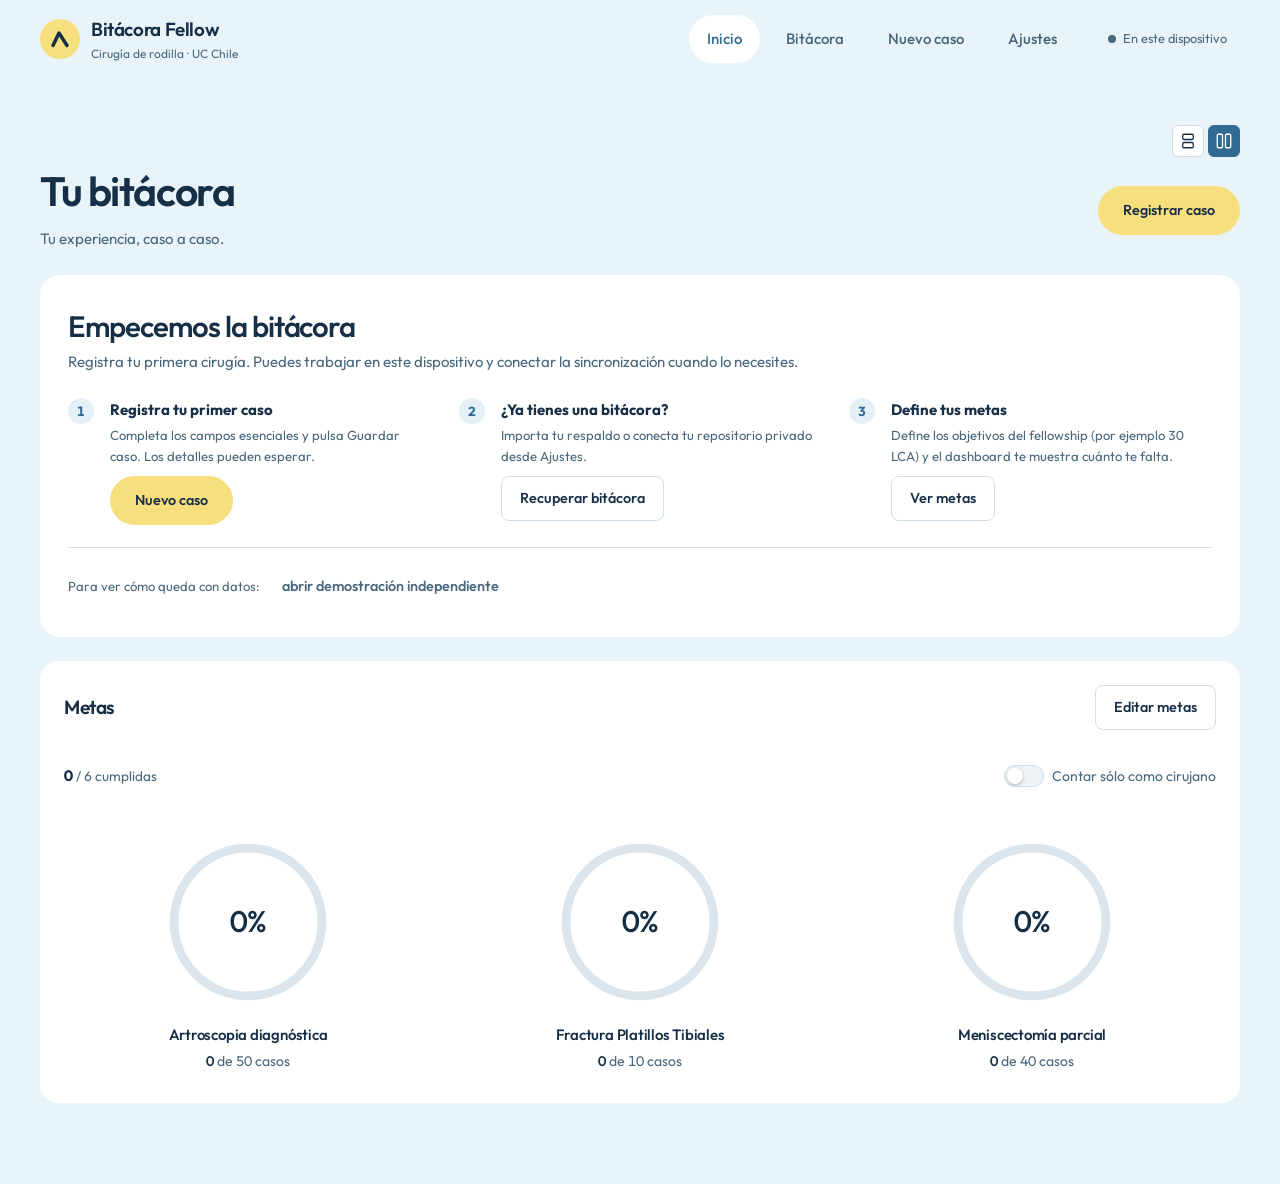
<file: index.html>
<!DOCTYPE html>
<html lang="es" data-theme="light">
<head>
<meta charset="utf-8"><meta name="viewport" content="width=device-width, initial-scale=1"><meta name="robots" content="noindex, nofollow">
<meta name="description" content="Bitácora personal de cirugía de rodilla: registro de casos y progreso del fellowship.">
<meta name="theme-color" content="#e8f4fa">
<title>Bitácora Fellow · Cirugía de Rodilla</title>
<link rel="icon" href="data:image/svg+xml,%3Csvg xmlns='http://www.w3.org/2000/svg' viewBox='0 0 64 64'%3E%3Crect width='64' height='64' rx='14' fill='%230e7490'/%3E%3Cpath d='M18 45 L30 20 L46 45' stroke='%23fff' stroke-width='7' stroke-linecap='round' fill='none'/%3E%3C/svg%3E">
<link rel="stylesheet" href="assets/css/styles.css?v=46">
<link rel="stylesheet" href="assets/css/daybook.css?v=46">
<link rel="stylesheet" href="assets/css/home.css?v=46">
</head>
<body>
<a class="skip-link" href="#contenido">Saltar al contenido</a>
<header class="topbar">
<div class="brand"><span class="brand-mark" aria-hidden="true"><svg viewBox="0 0 64 64"><path d="M18 45 L30 20 L46 45" fill="none" stroke="currentColor" stroke-width="7" stroke-linecap="round" stroke-linejoin="round"/></svg></span><div class="brand-text"><h1>Bitácora Fellow</h1><p>Cirugía de rodilla · UC Chile</p></div></div>
<nav class="tabs" id="mainNav" aria-label="Secciones"><button class="tab" type="button" data-view="dashboard">Inicio</button><button class="tab" type="button" data-view="bitacora">Bitácora</button><button class="tab" type="button" data-view="nuevo">Nuevo caso</button><button class="tab" type="button" data-view="ajustes">Ajustes</button></nav>
<button class="sync-chip" id="syncStatus" type="button" title="Estado de guardado"><span class="dot" id="syncDot"></span><span id="syncText">En este dispositivo</span></button>
</header>
<main id="contenido" tabindex="-1">
<aside class="storage-warning" id="storageWarning" role="alert" hidden><strong>No se pudo guardar en este dispositivo.</strong> Conserva esta pestaña abierta y exporta un respaldo antes de salir. <button class="btn btn-sm" id="btnEmergencyBackup" type="button">Exportar respaldo</button></aside>
<section class="view" id="view-dashboard" hidden>
<div class="dashboard-layout-control" role="group" aria-label="Distribución del inicio">
<button class="layout-choice" type="button" data-dashboard-layout="single" aria-label="Una columna" aria-pressed="false" title="Una columna"><svg viewBox="0 0 24 24" aria-hidden="true"><rect x="5" y="3" width="14" height="7" rx="1.5"/><rect x="5" y="14" width="14" height="7" rx="1.5"/></svg></button>
<button class="layout-choice" type="button" data-dashboard-layout="split" aria-label="Dos columnas" aria-pressed="true" title="Dos columnas"><svg viewBox="0 0 24 24" aria-hidden="true"><rect x="3" y="3" width="7" height="18" rx="1.5"/><rect x="14" y="3" width="7" height="18" rx="1.5"/></svg></button>
</div>
<div class="view-head"><div><h2>Tu bitácora</h2><p class="home-subtitle">Tu experiencia, caso a caso.</p></div><button class="btn btn-primary" type="button" data-new-case>Registrar caso</button></div>
<div id="gettingStarted" hidden></div>
<div class="personal-summary" id="personalSummary"></div>
<div class="daybook-layout" id="daybookOverview"><aside class="daybook-goals"><section id="homeGoalFocus" aria-label="Meta destacada" hidden></section><figure class="card chart progress-card" id="cardProgreso">
<div class="section-heading"><figcaption>Metas</figcaption><button class="btn btn-sm" type="button" id="btnEditGoals" aria-expanded="false" aria-controls="goalsEditor">Editar metas</button></div>

<div class="goals-head"><p class="goals-summary" id="goalsSummary"></p><label class="switch switch-line"><input type="checkbox" id="goalMode"><i aria-hidden="true"></i><em>Contar sólo como cirujano</em></label></div>
<div class="goals" id="progressList"></div><div id="goalsEditor" hidden><div class="goals-add"><select id="goalProc" aria-label="Procedimiento de la nueva meta"></select><input type="number" id="goalMeta" min="1" max="999" placeholder="Meta" aria-label="Cantidad objetivo"><button class="btn btn-sm" id="btnAddGoal" type="button">Agregar meta</button></div><div class="goal-group-editor"><h3>Combinar procedimientos en una meta</h3><label class="field"><span>Meta que quieres agrupar</span><select id="goalGroupTarget"></select></label><label class="field"><span>Buscar procedimientos para incluir</span><input type="search" id="goalGroupSearch" placeholder="PTR, LCA, menisco…"></label><div class="chips goal-group-options" id="goalGroupOptions" aria-label="Procedimientos incluidos en la meta"></div><div class="actions-row"><button class="btn btn-sm" type="button" id="btnSaveGoalGroup">Guardar combinación</button><button class="btn btn-sm" type="button" id="btnGroupPtr">Agrupar PTR convencional y robótica</button></div></div></div>
</figure>
</aside><div class="daybook-activity"><section class="card practice-panel" aria-labelledby="practiceTitle"><div class="section-heading"><h3 id="practiceTitle">Procedimientos principales</h3><button class="btn btn-ghost btn-sm" id="practiceAll" type="button">Ver todos los casos</button></div><div class="practice-controls"><div class="home-period-control"><span id="homePeriodLabel">Período</span><select id="practicePeriod" class="sr-only" tabindex="-1" aria-hidden="true"><option value="30">Últimos 30 días</option><option value="90">Últimos 90 días</option><option value="year">Este año</option><option value="all">Todo el historial</option></select><div class="home-period-buttons" id="practicePeriodButtons" role="group" aria-labelledby="homePeriodLabel"><button type="button" data-home-period="30" aria-pressed="true">30 días</button><button type="button" data-home-period="90" aria-pressed="false">90 días</button><button type="button" data-home-period="year" aria-pressed="false">Este año</button><button type="button" data-home-period="all" aria-pressed="false">Historial</button></div></div></div><p class="practice-context muted small" id="practiceContext" role="status"></p><div class="practice-tiles" id="practiceTiles"></div><button class="btn btn-ghost practice-more" id="practiceMore" type="button" aria-expanded="false" aria-controls="practiceTiles" hidden></button></section><figure class="card chart"><figcaption>Casos por mes <span class="muted small" id="capPorMes"></span></figcaption><div class="chart-body" id="chartPorMes"></div></figure></div></div><details class="advanced-analysis"><summary>Más indicadores y análisis</summary><div id="dashboardData">
<div class="section-heading"><h3>Resumen del período</h3><button class="btn btn-ghost btn-sm" id="btnClearFilters" type="button" hidden>Limpiar filtros</button></div>
<details class="filter-panel" id="filterPanel"><summary>Filtrar casos <span id="filterSummary" class="muted">Todos los registros</span></summary><form class="filters" id="filterForm">
<label class="field"><span>Desde</span><input type="date" name="desde"></label><label class="field"><span>Hasta</span><input type="date" name="hasta"></label><label class="field"><span>Rol</span><select name="rol"><option value="">Todos</option></select></label><label class="field"><span>Procedimiento</span><select name="procedimiento"><option value="">Todos</option></select></label><label class="field"><span>Lateralidad</span><select name="lateralidad"><option value="">Todas</option></select></label><label class="field"><span>Abordaje</span><select name="abordaje"><option value="">Todos</option></select></label><label class="field field-grow"><span>Buscar</span><input type="search" name="q" placeholder="Diagnóstico, procedimiento, etiqueta…"></label>
</form></details>
<p class="empty card" id="dashEmpty" hidden>No hay casos para estos filtros. <button type="button" class="btn btn-sm" id="btnResetFilters">Ver todos los casos</button></p><div class="kpis" id="kpis"></div>
</div>
<div class="charts" id="chartsGrid">

<figure class="card chart"><figcaption>Casos como cirujano · acumulado</figcaption><div class="chart-body" id="chartCirujano"></div></figure>
<figure class="card chart"><figcaption>Procedimientos más frecuentes</figcaption><p class="muted small">Incluye procedimientos principales y asociados.</p><div class="chart-body" id="chartProc"></div></figure>
<figure class="card chart"><figcaption>Participación por rol</figcaption><div class="chart-body" id="chartRol"></div></figure>
<figure class="card chart"><figcaption>Lateralidad</figcaption><div class="chart-body" id="chartLateralidad"></div></figure>
<figure class="card chart"><figcaption>Abordajes utilizados</figcaption><div class="chart-body" id="chartAbordaje"></div></figure>
</div>
</details>
</section>
<section class="view" id="view-bitacora" hidden>
<div class="view-head"><div><h2>Bitácora</h2><p class="muted" id="tableCount"></p></div><button class="btn btn-primary" type="button" id="btnNewFromList">Registrar caso</button></div>
<div class="practice-scope" id="listScope" hidden><span id="listScopeText"></span><button class="btn btn-ghost btn-sm" id="btnClearScope" type="button">Ver todos los casos</button></div>
<div class="list-toolbar"><label class="field"><span>Buscar casos</span><input type="search" id="tableSearch" placeholder="Código, diagnóstico, procedimiento…"></label><label class="field"><span>Ordenar por</span><select id="tableSort"><option value="fecha-desc">Más recientes</option><option value="fecha-asc">Más antiguos</option><option value="duracion-desc">Mayor duración</option><option value="proc-asc">Procedimiento A–Z</option></select></label><button class="btn" id="btnExportList" type="button">Exportar resultados</button></div>
<div class="card table-wrap" id="tableWrap"><table class="data" id="caseTable"><thead><tr><th scope="col">Procedimiento</th><th scope="col">Fecha</th><th scope="col">Rol</th><th scope="col">Código</th><th scope="col">Lado</th><th scope="col">Abordaje</th><th scope="col" class="num">Min</th><th scope="col">Complicación</th><th scope="col"><span class="sr-only">Acciones</span></th></tr></thead><tbody></tbody></table></div>
<div class="case-list" id="mobileCases"></div><div class="empty card" id="tableEmpty" hidden><p id="tableEmptyText"></p><button class="btn" type="button" id="btnClearSearch">Limpiar búsqueda</button></div>
</section>
<section class="view" id="view-nuevo" hidden>
<div class="view-head"><div><h2 id="formTitle">Nuevo caso</h2><p class="muted" id="formSubtitle" hidden></p></div><button class="btn btn-ghost" type="button" id="btnCancelEdit" hidden>Cancelar edición</button></div>
<p class="draft-status" id="draftStatus" role="status"></p>
<form id="caseForm" class="form" novalidate>
<input type="hidden" name="id">
<fieldset class="card essential-fields"><legend class="sr-only">Datos del caso</legend><div class="grid essential-grid">
<label class="field"><span>Fecha <b class="req">*</b></span><input type="date" name="fecha" required></label><div class="field quick-field quick-lateralidad"><span id="label-lateralidad">Lado</span><select class="sr-only" name="lateralidad" tabindex="-1" aria-hidden="true"><option value=""></option></select><div class="quick-options" data-choice="lateralidad" role="group" aria-labelledby="label-lateralidad"></div></div><div class="field quick-field quick-rol"><span id="label-rol">Mi rol <b class="req">*</b></span><select class="sr-only" name="rol" required tabindex="-1" aria-hidden="true"><option value=""></option></select><div class="quick-options" data-choice="rol" role="group" aria-labelledby="label-rol"></div></div><div class="field quick-field quick-abordaje"><span id="label-abordaje">Abordaje <b class="req">*</b></span><select class="sr-only" name="abordaje" required tabindex="-1" aria-hidden="true"><option value=""></option></select><div class="quick-options" data-choice="abordaje" role="group" aria-labelledby="label-abordaje"></div></div>
<div class="clinical-workspace field-full">
<div class="clinical-picker diagnosis-picker"><h3 id="diagnosisTitle">Diagnósticos <b class="req">*</b></h3><input class="sr-only" name="diagnostico" required tabindex="-1" aria-hidden="true"><div id="diagnosisList" class="diagnosis-list" aria-label="Diagnósticos del caso"></div><div class="diagnosis-actions"><button class="btn btn-sm" id="btnAddDiagnosis" type="button" hidden>Agregar diagnóstico</button><button class="btn btn-ghost btn-sm" id="btnCancelDiagnosis" type="button" hidden>Cerrar selección</button></div><div id="diagnosisPicker"><div id="diagnosisCategories" class="diagnosis-categories quick-options" role="group" aria-label="Categorías de diagnóstico"></div><div id="diagnosisCatalog" class="diagnosis-catalog" role="group" aria-label="Diagnósticos del catálogo" hidden></div><label class="field"><span class="sr-only">Buscar o escribir diagnóstico</span><input id="diagnosisSearch" placeholder="Busca o escribe otro diagnóstico…" aria-controls="diagnosisOptions" autocomplete="off"></label><button class="btn btn-sm" id="btnAddCustomDiagnosis" type="button" disabled>Agregar lo escrito</button><div id="diagnosisOptions" class="diagnosis-options" aria-label="Diagnósticos sugeridos" hidden></div></div></div>
<div class="clinical-picker procedure-picker"><h3>Procedimiento principal <b class="req">*</b></h3><div class="selected-procedure" id="principalSelected" hidden></div><p class="muted small" id="traumaProcedureContext" hidden></p><select class="sr-only" id="principalSelect" name="procedimientoPrincipal" required tabindex="-1" aria-hidden="true"><option value=""></option></select><div id="principalCatalog" class="procedure-catalog"><label class="field" for="principalSearch"><span class="sr-only">Buscar procedimiento principal</span><input type="search" id="principalSearch" placeholder="Buscar procedimiento: LCA, PTR, menisco…" aria-controls="principalOptions" autocomplete="off"></label><div class="picker-categories" id="principalCategories" aria-label="Áreas de procedimientos"></div><div class="picker-results" id="principalOptions" aria-label="Procedimientos disponibles"></div></div></div>
<details class="clinical-picker associated-picker"><summary>Procedimientos asociados <span class="optional-label">Opcional</span></summary><div class="associated-content"><div class="chips" id="procChips" aria-label="Procedimientos seleccionados"></div><label class="field" for="associatedSearch"><span>Buscar procedimientos adicionales</span><input type="search" id="associatedSearch" placeholder="Buscar en el catálogo…" aria-controls="procOptions" autocomplete="off"></label><div class="picker-categories" id="associatedCategories" aria-label="Áreas de procedimientos adicionales"></div><div class="picker-results" id="procOptions" aria-label="Resultados de procedimientos"></div></div></details>
<div class="procedure-specific field-full" id="procedureSpecific" hidden><h3>Detalles del procedimiento</h3><div class="grid"><label class="field" id="graftField" hidden><span>Tipo de injerto · LCA</span><select name="injertoLca"><option value=""></option><option>Isquiotibiales</option><option>Tendón rotuliano (HTH)</option><option>Tendón cuadricipital</option><option>Aloinjerto</option><option>Otro</option></select></label><label class="field" id="meniscalTechniqueField" hidden><span>Técnica de sutura meniscal</span><select name="tecnicaMeniscal"><option value=""></option><option>All-inside</option><option>Inside-out</option><option>Outside-in</option><option>Mixta</option><option>Otra</option></select></label></div><div class="osteotomy-details" id="osteotomyTibialDetails" hidden><h4>Osteotomía tibial alta</h4><div class="grid"><div class="field"><span id="label-osteotomiaTibialTipo">Tipo de osteotomía</span><select class="sr-only" name="osteotomiaTibialTipo" tabindex="-1" aria-hidden="true"><option value=""></option></select><div class="quick-options" data-choice="osteotomiaTibialTipo" role="group" aria-labelledby="label-osteotomiaTibialTipo"></div></div><div class="field"><span id="label-osteotomiaTibialLado">Lado de la cuña</span><select class="sr-only" name="osteotomiaTibialLado" tabindex="-1" aria-hidden="true"><option value=""></option></select><div class="quick-options" data-choice="osteotomiaTibialLado" role="group" aria-labelledby="label-osteotomiaTibialLado"></div></div></div></div><div class="osteotomy-details" id="osteotomyFemoralDetails" hidden><h4>Osteotomía femoral distal</h4><div class="grid"><div class="field"><span id="label-osteotomiaFemoralTipo">Tipo de osteotomía</span><select class="sr-only" name="osteotomiaFemoralTipo" tabindex="-1" aria-hidden="true"><option value=""></option></select><div class="quick-options" data-choice="osteotomiaFemoralTipo" role="group" aria-labelledby="label-osteotomiaFemoralTipo"></div></div><div class="field"><span id="label-osteotomiaFemoralLado">Lado de la cuña</span><select class="sr-only" name="osteotomiaFemoralLado" tabindex="-1" aria-hidden="true"><option value=""></option></select><div class="quick-options" data-choice="osteotomiaFemoralLado" role="group" aria-labelledby="label-osteotomiaFemoralLado"></div></div></div></div></div>
</div>
<details class="procedure-specific field-full personal-details"><summary>Pasos que realicé personalmente <span class="optional-label">Opcional</span></summary><div class="chips" id="personalStepsOptions" aria-label="Pasos que realicé personalmente"></div></details><label class="field"><span>Duración (min)</span><input type="number" name="duracionMin" min="0" max="900" inputmode="numeric"></label><label class="field"><span>Cirujano supervisor</span><input name="cirujano" list="dlCirujanos" placeholder="Dr./Dra."></label>
</div></fieldset>
<div class="optional-heading"><h3>Detalles del caso <span class="optional-label">Opcional</span></h3></div>
<details class="form-section"><summary>Paciente y preoperatorio <span class="section-state"></span></summary><fieldset><legend class="sr-only">Paciente y preoperatorio</legend><div class="grid">
<label class="field"><span>Código interno</span><input name="codigo" readonly></label><label class="field"><span>Hora</span><input type="time" name="hora"></label><label class="field"><span>Edad</span><input type="number" name="edad" min="0" max="120" step="1" inputmode="numeric"></label><label class="field"><span>Sexo</span><select name="sexo"><option value=""></option><option>Femenino</option><option>Masculino</option><option>Otro</option></select></label><label class="field"><span>IMC</span><input type="number" name="imc" min="10" max="70" step="0.1" inputmode="decimal"></label><label class="field"><span>Institución / servicio</span><input name="institucion" placeholder="Hospital, clínica…"></label><label class="field field-full"><span>Antecedentes de la rodilla</span><textarea name="antecedentesRodilla" rows="2"></textarea></label><label class="field field-full"><span>Comorbilidades / medicación relevante</span><textarea name="comorbilidades" rows="2"></textarea></label>
</div></fieldset></details>
<details class="form-section"><summary>Técnica y hallazgos <span class="section-state"></span></summary><fieldset><legend class="sr-only">Técnica y hallazgos</legend><div class="grid">
<label class="field"><span>Anestesia</span><select name="anestesia"><option value=""></option></select></label><div class="field"><span id="label-torniquete">Isquemia / torniquete</span><select class="sr-only" name="torniquete" tabindex="-1" aria-hidden="true"><option value=""></option></select><div class="quick-options" data-choice="torniquete" role="group" aria-labelledby="label-torniquete"></div></div><label class="field" data-conditional="torniquete"><span>Tiempo de isquemia (min)</span><input type="number" name="torniqueteMin" min="0" max="400" inputmode="numeric"></label>
<label class="field field-full"><span>Hallazgos intraoperatorios</span><textarea name="hallazgos" rows="3"></textarea></label><label class="field field-full"><span>Implantes y materiales</span><textarea name="implantes" rows="2"></textarea></label><div class="field"><span id="label-complicacionIntraop">Complicación intraoperatoria</span><select class="sr-only" name="complicacionIntraop" tabindex="-1" aria-hidden="true"><option value=""></option></select><div class="quick-options" data-choice="complicacionIntraop" role="group" aria-labelledby="label-complicacionIntraop"></div></div><label class="field field-full" data-conditional="complicacionIntraop"><span>Detalle de la complicación intraoperatoria</span><textarea name="complicacionIntraopDetalle" rows="2"></textarea></label>
</div></fieldset></details>

<details class="form-section"><summary>Notas y etiquetas <span class="section-state"></span></summary><fieldset><legend class="sr-only">Notas y etiquetas</legend><div class="grid"><div class="field field-full"><span>Etiquetas automáticas</span><p class="muted small">Se incluyen al guardar y se actualizan según el caso. Puedes quitar las que no necesites.</p><div class="chips" id="autoTagChips" aria-label="Etiquetas automáticas"></div></div><label class="field field-full"><span>Notas / aprendizaje personal</span><textarea name="notas" rows="3"></textarea></label><label class="field field-full"><span>Otras etiquetas (separadas por coma)</span><input name="tags" placeholder="LCA, revisión, técnica"></label></div></fieldset></details>
<datalist id="dlCirujanos"></datalist>
<div class="form-actions"><div class="save-actions"><button class="btn btn-primary" type="submit" id="btnSaveCase">Guardar caso</button><details class="form-more-actions" id="formMoreActions" open><summary>Más acciones</summary><div class="form-actions-options"><button class="btn" type="button" id="btnSaveAndNew">Guardar y crear otro</button><button class="btn btn-ghost" type="button" id="btnResetForm">Descartar borrador</button></div></details></div><span class="form-msg" id="formMsg" role="status"></span></div>
</form>
</section>
<section class="view" id="view-ajustes" hidden>
<div class="view-head"><div><h2>Ajustes</h2><p class="muted">Tus datos, tu respaldo y tu sincronización.</p></div></div>
<div class="card settings-card"><h3>Apariencia</h3><label class="field theme-field"><span>Tema de la interfaz</span><select id="themeSelect"><option value="system">Automático según el dispositivo</option><option value="light">Claro</option><option value="dark">Oscuro</option></select></label></div>
<div class="card settings-card"><h3>Sincronización</h3><p class="muted">Puedes trabajar en este dispositivo. Para compartir tu bitácora entre dispositivos, conecta tu repositorio privado de GitHub.</p><div class="grid"><label class="field"><span>Usuario u organización</span><input id="cfgOwner" placeholder="tu-usuario"></label><label class="field"><span>Repositorio privado</span><input id="cfgRepo" placeholder="bitacora-rodilla-data"></label><label class="field field-full"><span>Token de GitHub</span><input type="password" id="cfgToken" placeholder="github_pat_…" autocomplete="off"><small class="muted">Token fine-grained con permiso Contents: Read and write para este repositorio.</small></label></div>
<details class="help"><summary>Opciones avanzadas</summary><div class="grid"><label class="field"><span>Rama</span><input id="cfgBranch" placeholder="main"></label><label class="field"><span>Ruta del archivo</span><input id="cfgPath" placeholder="data/bitacora.json"></label></div></details>
<div class="actions-row"><button class="btn btn-primary" type="button" id="btnSaveCfg">Guardar configuración</button><button class="btn" type="button" id="btnTestCfg">Probar conexión</button><button class="btn" type="button" id="btnPull">Descargar cambios</button><button class="btn" type="button" id="btnPush">Sincronizar ahora</button></div><label class="switch settings-switch"><input type="checkbox" id="cfgAuto"><i aria-hidden="true"></i><em>Sincronizar automáticamente al guardar</em></label><p class="log" id="cfgLog" role="status"></p>
<details class="help"><summary>Cómo conectar GitHub</summary><ol><li>Crea un repositorio privado llamado <code>bitacora-rodilla-data</code>.</li><li>En GitHub, abre Settings → Developer settings → Personal access tokens → Fine-grained tokens.</li><li>Elige sólo ese repositorio y habilita Contents: Read and write.</li><li>Pega el token, prueba la conexión y guarda la configuración.</li></ol></details></div>
<div class="card settings-card"><h3>Importar y exportar</h3><p class="muted">El respaldo incluye todos los casos, metas y criterio de conteo. No contiene el token.</p><div class="actions-row"><button class="btn" type="button" id="btnExportJson">Exportar respaldo JSON</button><button class="btn" type="button" id="btnImportJson">Importar respaldo</button><button class="btn" type="button" id="btnExportCsv">Exportar todos a Excel</button></div><input type="file" id="importFile" accept=".json,application/json" hidden><p class="log" id="dataLog" role="status"></p><p class="muted small">Última sincronización: <span id="lastLocal">—</span></p></div>
<div class="card settings-card"><h3>Ayuda y ejemplos</h3><p class="muted">Explora el dashboard con casos ficticios en una vista de demostración independiente.</p><button class="btn" type="button" id="btnDemo">Abrir demostración</button><details class="help"><summary>Publicar la app en GitHub Pages</summary><ol><li>Sube los archivos de la app a un repositorio público, sin datos de pacientes.</li><li>En Settings → Pages, elige Deploy from a branch, rama main y carpeta raíz.</li><li>Abre la URL en cada dispositivo y configura el mismo repositorio privado.</li></ol></details></div>
<div class="card settings-card danger-zone"><h3>Eliminar la bitácora</h3><p class="muted" id="wipeScope">Se eliminarán los casos de este dispositivo. Exporta un respaldo antes de continuar.</p><div class="actions-row"><button class="btn" type="button" id="btnBackupBeforeWipe">Exportar respaldo</button><button class="btn btn-danger" type="button" id="btnWipe">Eliminar todos los casos</button></div></div>
</section>
</main>
<div class="modal" id="modal" hidden><div class="modal-box" role="dialog" aria-modal="true" aria-labelledby="modalTitle"><header class="modal-head"><h3 id="modalTitle">Detalle del caso</h3><button class="icon-btn" type="button" id="modalClose" aria-label="Cerrar">×</button></header><div class="modal-body" id="modalBody"></div><footer class="modal-foot"><button class="btn btn-danger" type="button" id="modalDelete">Eliminar</button><div class="spacer"></div><button class="btn btn-primary" type="button" id="modalEdit">Editar</button></footer></div></div>
<div class="toasts" id="toasts" role="status" aria-live="polite"></div>
<script src="assets/js/config.js?v=46"></script><script src="assets/js/util.js?v=46"></script><script src="assets/js/github.js?v=46"></script><script src="assets/js/store.js?v=46"></script><script src="assets/js/charts.js?v=46"></script><script src="assets/js/form.js?v=46"></script><script src="assets/js/bitacora.js?v=46"></script><script src="assets/js/practice.js?v=46"></script><script src="assets/js/home.js?v=46"></script><script src="assets/js/dashboard.js?v=46"></script><script src="assets/js/export.js?v=46"></script><script src="assets/js/app.js?v=46"></script>
</body>
</html>
</file>
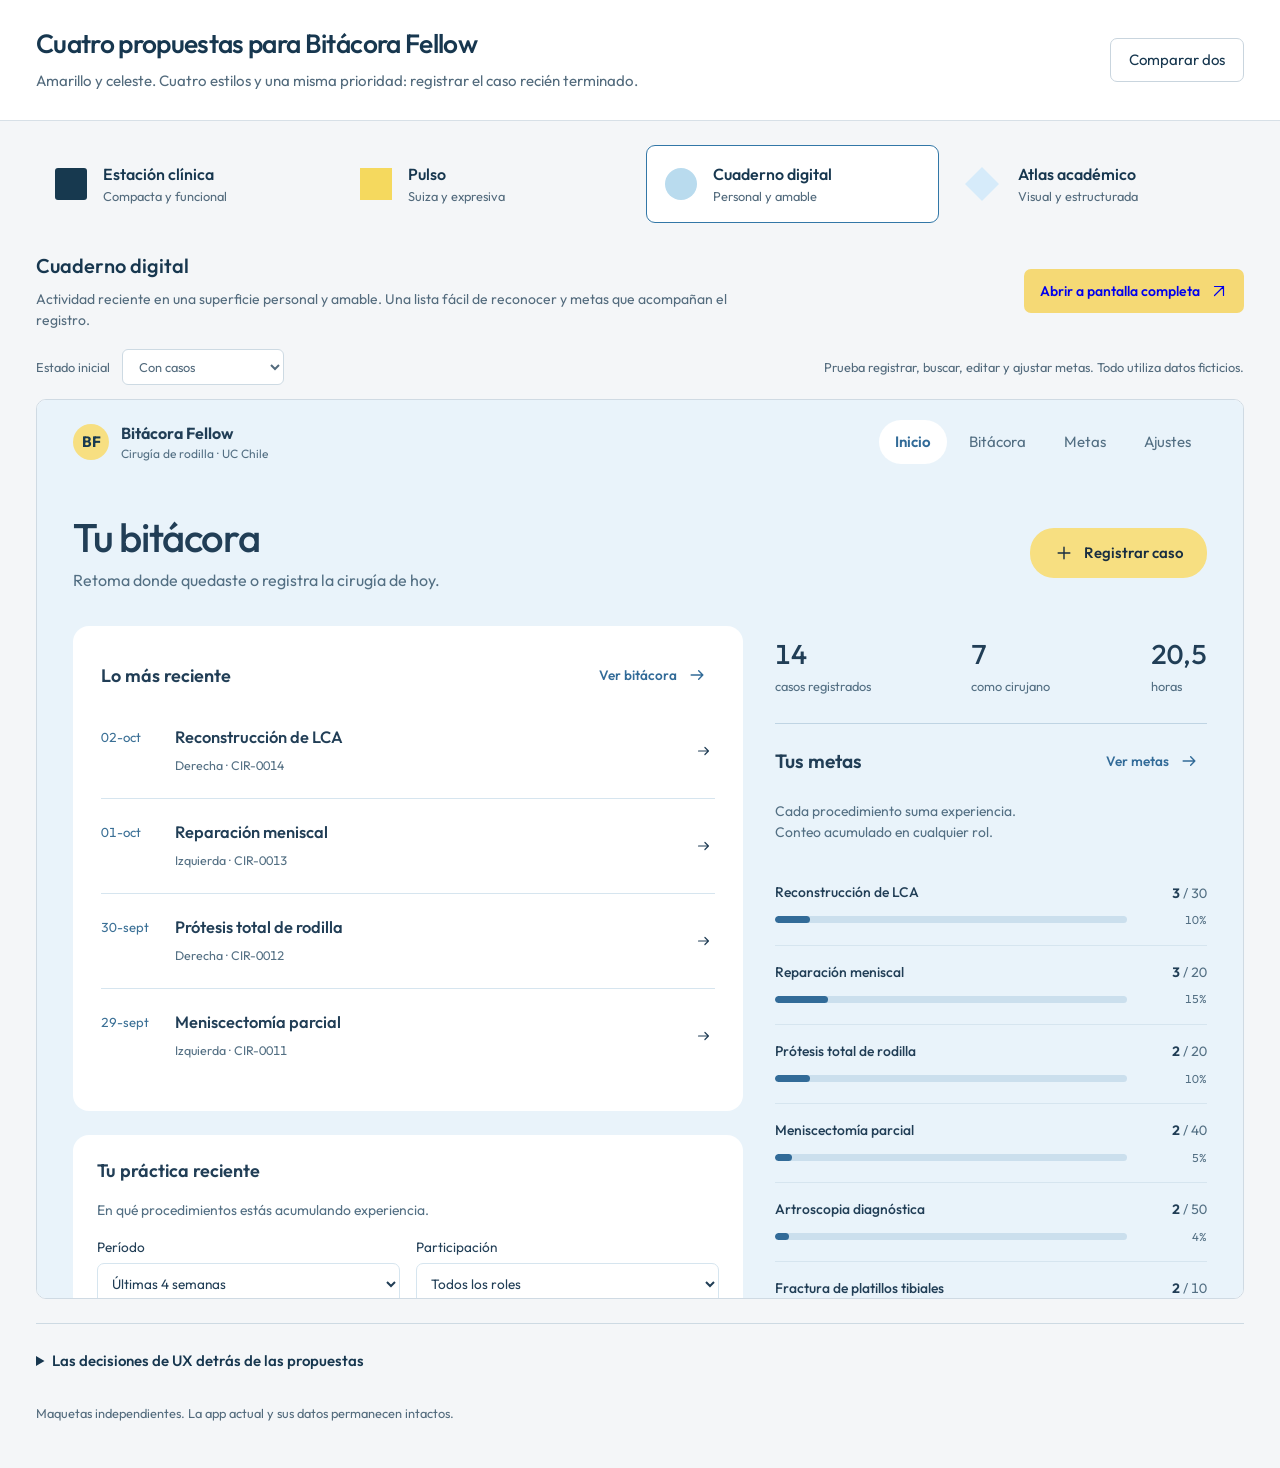
<file: mockups/index.html>
<!doctype html>
<html lang="es">
<head><meta charset="utf-8"><meta name="viewport" content="width=device-width,initial-scale=1"><meta name="robots" content="noindex,nofollow"><title>Cuatro propuestas · Bitácora Fellow</title><link rel="stylesheet" href="assets/comparison.css?v=2"></head>
<body>
<!-- THESIS: A neutral comparison tool, not a fifth product style.
OWN-WORLD: restrained white and navy chrome, four equally weighted candidates.
STORY: compare real layouts and try the same registration, search and goal flows.
FIRST VIEWPORT: title, four named tabs, selected direction rationale, live full-width prototype.
FORM: user requested four working HTML mockups; seed 75aaaece informs candidate diversity.
FINISH: unreviewed and undocumented is unfinished; this build ends with the finish review, the verdict, and DESIGN.md -->
<header><div><h1>Cuatro propuestas para Bitácora Fellow</h1><p>Amarillo y celeste. Cuatro estilos y una misma prioridad: registrar el caso recién terminado.</p></div><button id="compareMode" type="button" aria-pressed="false">Comparar dos</button></header>
<main>
<nav class="directions" aria-label="Propuesta visual">
<button type="button" data-style="station" aria-pressed="true"><span class="sample station-sample" aria-hidden="true"></span><strong>Estación clínica</strong><small>Compacta y funcional</small></button>
<button type="button" data-style="pulse" aria-pressed="false"><span class="sample pulse-sample" aria-hidden="true"></span><strong>Pulso</strong><small>Suiza y expresiva</small></button>
<button type="button" data-style="daybook" aria-pressed="false"><span class="sample daybook-sample" aria-hidden="true"></span><strong>Cuaderno digital</strong><small>Personal y amable</small></button>
<button type="button" data-style="atlas" aria-pressed="false"><span class="sample atlas-sample" aria-hidden="true"></span><strong>Atlas académico</strong><small>Visual y estructurada</small></button>
</nav>
<div class="context"><div><h2 id="directionName">Estación clínica</h2><p id="directionDescription">Una estación de trabajo: navegación lateral estable, registros compactos y metas a la vista.</p></div><a id="openFull" href="station.html" target="_blank" rel="noopener">Abrir a pantalla completa <svg viewBox="0 0 24 24" aria-hidden="true"><path d="M6 18 18 6M6 6h12v12"/></svg></a></div>
<div class="preview-controls"><div><label for="previewState">Estado inicial</label><select id="previewState"><option value="filled">Con casos</option><option value="empty">Primer uso, sin casos</option></select></div><p>Prueba registrar, buscar, editar y ajustar metas. Todo utiliza datos ficticios.</p></div>
<div class="preview-grid" id="previewGrid"><section class="preview"><label class="compare-select" hidden>Propuesta izquierda<select id="leftStyle"><option value="station">Estación clínica</option><option value="pulse">Pulso</option><option value="daybook">Cuaderno digital</option><option value="atlas">Atlas académico</option></select></label><iframe id="leftFrame" title="Estación clínica: maqueta interactiva" src="station.html?embedded=1"></iframe></section><section class="preview" id="secondPreview" hidden><label class="compare-select">Propuesta derecha<select id="rightStyle"><option value="station">Estación clínica</option><option value="pulse" selected>Pulso</option><option value="daybook">Cuaderno digital</option><option value="atlas">Atlas académico</option></select></label><iframe id="rightFrame" title="Pulso: maqueta interactiva" src="pulse.html?embedded=1" loading="lazy"></iframe></section></div>
<details class="reasoning"><summary>Las decisiones de UX detrás de las propuestas</summary><div class="stories"><article><h3>Acabo de terminar una cirugía</h3><p>Registrar caso siempre está en la primera pantalla. El registro pide lo esencial y conserva un borrador durante esta visita; guardar confirma el código del caso y abre la bitácora.</p></article><article><h3>Necesito volver a un caso</h3><p>El procedimiento es el elemento reconocible. Búsqueda por diagnóstico, procedimiento o código; filtro por rol y detalle con edición directa.</p></article><article><h3>Quiero revisar mi exposición</h3><p>Las metas indican que cuentan todos los casos y roles. Tocar un procedimiento abre sus registros; los objetivos son editables.</p></article><article><h3>Es mi primera visita</h3><p>Registrar, recuperar una bitácora y definir metas siguen disponibles en un estado inicial específico. Cuando hay datos, el espacio se dedica al trabajo.</p></article></div></details>
<footer>Maquetas independientes. La app actual y sus datos permanecen intactos.</footer>
</main><script src="assets/comparison.js?v=1"></script></body></html>
</file>
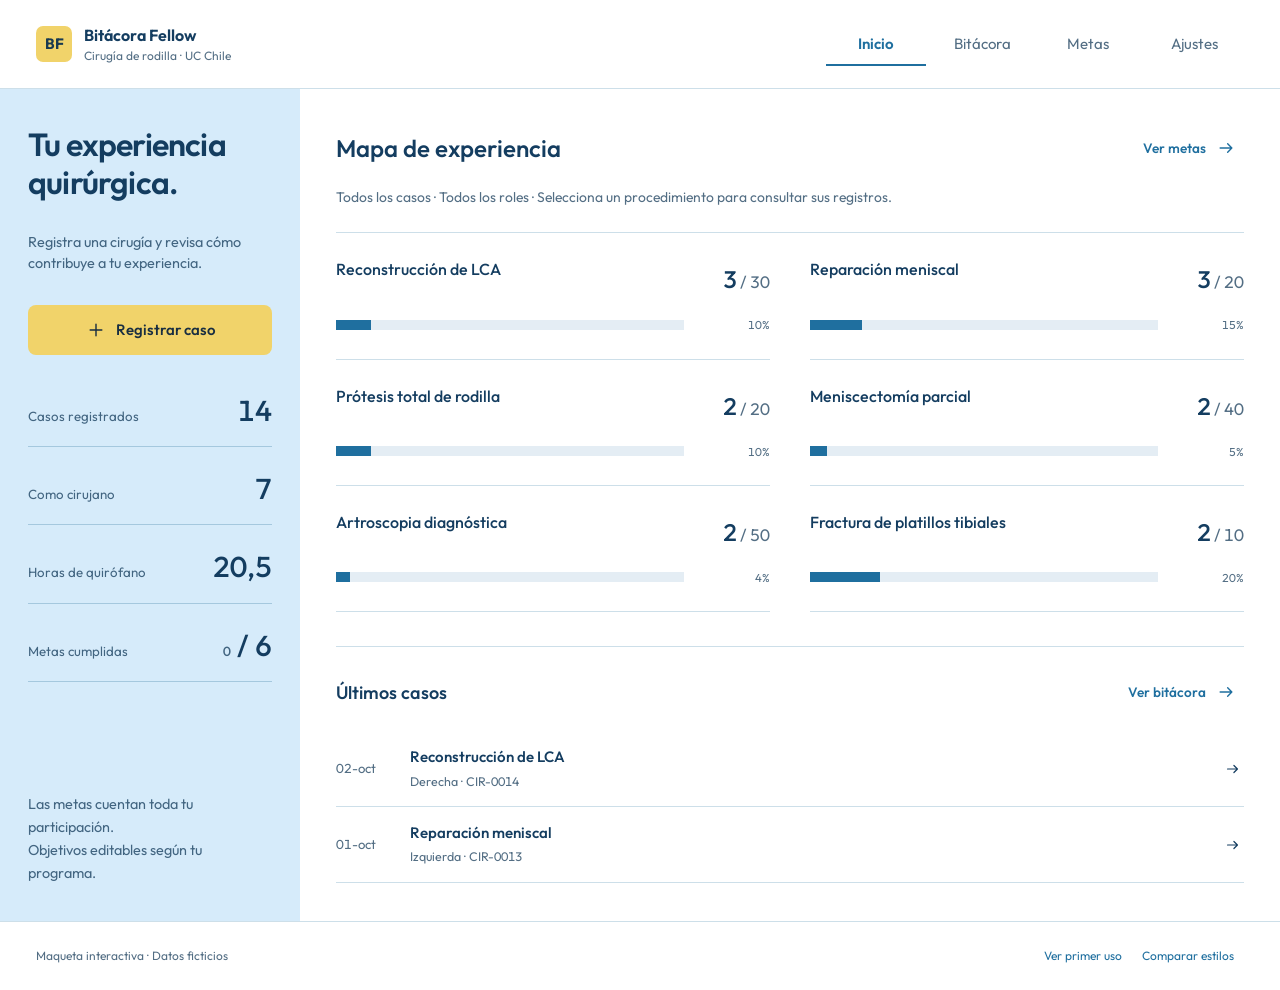
<file: mockups/atlas.html>
<!doctype html>
<html lang="es"><head><meta charset="utf-8"><meta name="viewport" content="width=device-width,initial-scale=1"><meta name="robots" content="noindex,nofollow"><title>Atlas académico · Bitácora Fellow</title><link rel="stylesheet" href="assets/prototype.css?v=4"></head><body class="atlas"><!-- THESIS: Four user-requested alternatives; this one explores Atlas académico. Task: register a just-finished case.
OWN-WORLD: Academic exposure map with a pale-blue navigation plane and ruled procedure matrix.
STORY: Register, inspect records, review cumulative exposure. Same fictional dataset and flows across variants.
FIRST VIEWPORT: Register action and summary on left rail, six procedure goals in a matrix on the right, recent cases below.
FORM: Explicit four-variant user brief overrides single-direction selection. Seed 75aaaece; grounded pool included clinical console, Swiss data, activity log, training map, theatre schedule, personal daybook, teaching roster. Daybook was assigned sixth.
FINISH: unreviewed and undocumented is unfinished; this build ends with the finish review, the verdict, and DESIGN.md -->
<a class="skip" href="#main">Saltar al contenido</a>
<header class="top"><div class="logo"><span class="logo-mark" aria-hidden="true">BF</span><div><b>Bitácora Fellow</b><small>Cirugía de rodilla · UC Chile</small></div></div><nav class="nav" aria-label="Secciones"><button type="button" data-nav="overview">Inicio</button><button type="button" data-nav="records">Bitácora</button><button type="button" data-nav="goals">Metas</button><button type="button" data-nav="settings">Ajustes</button></nav></header><main class="content" id="main"><section data-section="overview"><div class="empty-start" data-empty-state hidden><h2>Tu primera cirugía empieza aquí.</h2><p>Guarda fecha, diagnóstico y procedimiento. Puedes completar los detalles del caso más adelante.</p><button type="button" class="primary" data-new><svg viewBox="0 0 24 24" aria-hidden="true"><path d="M12 5v14M5 12h14"/></svg>Registrar mi primer caso</button><div class="start-list"><div class="start-item"><div><h3>¿Ya tienes una bitácora?</h3><p>Conserva tu trabajo y continúa desde tus registros anteriores.</p></div><button class="secondary" type="button" data-nav="settings">Ver cómo recuperarla</button></div><div class="start-item"><div><h3>Define tus metas</h3><p>Establece tu exposición objetivo por procedimiento.</p></div><button class="secondary" type="button" data-nav="goals">Configurar metas</button></div></div></div><div data-populated><div class="overview-split"><aside class="atlas-rail"><h1>Tu experiencia<br>quirúrgica.</h1><p>Registra una cirugía y revisa cómo contribuye a tu experiencia.</p><button type="button" class="primary" data-new><svg viewBox="0 0 24 24" aria-hidden="true"><path d="M12 5v14M5 12h14"/></svg>Registrar caso</button><div class="rail-stats"><div class="rail-stat"><span>Casos registrados</span><b data-stat="total"></b></div><div class="rail-stat"><span>Como cirujano</span><b data-stat="surgeon"></b></div><div class="rail-stat"><span>Horas de quirófano</span><b data-stat="hours"></b></div><div class="rail-stat"><span>Metas cumplidas</span><b><span data-stat="goals"></span> / 6</b></div></div><p class="rail-foot">Las metas cuentan toda tu participación.<br>Objetivos editables según tu programa.</p></aside><div class="atlas-main"><div class="section-title"><h2>Mapa de experiencia</h2><button class="text-button" type="button" data-nav="goals">Ver metas <svg viewBox="0 0 24 24" aria-hidden="true"><path d="M5 12h14m-5-5 5 5-5 5"/></svg></button></div><p class="scope-note">Todos los casos · Todos los roles · Selecciona un procedimiento para consultar sus registros.</p><div class="goal-map" data-goals></div><div class="atlas-history"><div class="section-title"><h2>Últimos casos</h2><button class="text-button" type="button" data-nav="records">Ver bitácora <svg viewBox="0 0 24 24" aria-hidden="true"><path d="M5 12h14m-5-5 5 5-5 5"/></svg></button></div><div data-recent></div></div></div></div></div></section>
<section data-section="records" hidden>
<div class="head-row"><div><h1>Bitácora</h1><p><span id="recordCount"></span> · Abre un caso para consultar o editar.</p></div><button type="button" class="primary" data-new><svg viewBox="0 0 24 24" aria-hidden="true"><path d="M12 5v14M5 12h14"/></svg>Registrar caso</button></div>
<div class="filters"><label>Buscar casos<input type="search" id="caseSearch" placeholder="Procedimiento, diagnóstico o código…"></label><label>Mi participación<select id="roleFilter"></select></label></div>
<div class="record-heading"><span>Fecha</span><span>Procedimiento</span><span>Mi rol</span><span>Duración</span></div><div id="recordRows"></div>
<div class="no-results" id="searchEmpty" hidden><p>No hay casos para esta búsqueda.</p><button class="secondary" type="button" data-reset-search>Ver todos los casos</button></div>
</section>
<section data-section="goals" hidden>
<div class="head-row"><div><h1>Metas del fellowship</h1><p>Exposición acumulada por procedimiento.</p></div><button type="button" class="primary" data-new><svg viewBox="0 0 24 24" aria-hidden="true"><path d="M12 5v14M5 12h14"/></svg>Registrar caso</button></div>
<p class="scope-note">Incluye todos los roles y todos los casos. Toca un procedimiento para ver sus registros.</p>
<div data-goals></div><details class="goal-edit"><summary>Editar objetivos</summary><form id="goalsForm"><div id="goalInputs"></div><button class="primary" type="submit">Guardar metas</button></form></details>
</section>
<section data-section="settings" hidden>
<div class="head-row"><div><h1>Ajustes</h1><p>Tus registros, tu respaldo y tu apariencia.</p></div><button type="button" class="primary" data-new><svg viewBox="0 0 24 24" aria-hidden="true"><path d="M12 5v14M5 12h14"/></svg>Registrar caso</button></div>
<div class="settings-sheet"><h2>Guardado y sincronización</h2><span class="local-state">En este dispositivo</span><p class="settings-copy">En la app puedes registrar sin conexión y sincronizar con un repositorio privado de GitHub. Esta maqueta no se conecta a GitHub ni guarda datos al cerrar.</p></div>
<div class="settings-sheet"><h2>¿Ya tienes una bitácora?</h2><p>En la app puedes importar tu respaldo JSON o conectar el repositorio privado que ya utilizas. Estos pasos se conservan al implementar el estilo elegido.</p></div>
<div class="settings-sheet"><h2>Apariencia</h2><p>Estas cuatro propuestas parten del modo claro, con amarillo para acciones y celeste como complemento.</p></div>
</section><footer class="prototype-footer"><span>Maqueta interactiva · Datos ficticios</span><div><button type="button" data-empty-toggle>Ver primer uso</button><button type="button" data-back>Comparar estilos</button></div></footer></main>

<dialog id="registration" class="register-dialog" aria-labelledby="registerTitle"><div class="dialog-top"><h2 id="registerTitle">Registrar caso</h2><button type="button" class="close-button" data-close aria-label="Cerrar registro"><svg viewBox="0 0 24 24" aria-hidden="true"><path d="m6 6 12 12M18 6 6 18"/></svg></button></div><div class="dialog-content"><p class="form-note" id="draftNote">Los campos marcados con * son obligatorios.</p><form id="prototypeForm"><div class="form-grid">
<label>Fecha *<input type="date" name="date" required></label><label>Lateralidad<select name="side"><option>Sin registrar</option><option>Derecha</option><option>Izquierda</option><option>Bilateral</option></select></label>
<label class="full">Diagnóstico *<input name="diagnosis" required placeholder="Sin nombres ni datos identificatorios" autocomplete="off"></label>
<label class="full">Procedimiento principal *<select name="proc" id="procedureSelect" required></select></label>
<label>Mi rol *<select name="role" required></select></label><label>Abordaje *<select name="approach" required><option value="">Elegir abordaje</option><option>Artroscópico</option><option>Abierto</option><option>Percutáneo</option><option>Mixto</option></select></label>
<label class="full">Duración en minutos · Opcional<input name="minutes" type="number" min="0" max="900" inputmode="numeric"></label>
</div><div class="dialog-actions"><button type="button" class="text-button" data-close>Volver</button><button type="submit" class="primary" id="saveButton">Guardar caso</button></div></form><p class="prototype-note">Prueba con información ficticia. Los cambios de esta maqueta viven solo durante esta visita. El formulario completo y sus detalles se conservan en la app.</p></div></dialog>
<dialog id="caseDetail" class="detail-dialog" aria-labelledby="detailTitle"><div class="dialog-top"><h2 id="detailTitle"></h2><button type="button" class="close-button" data-close aria-label="Cerrar detalle"><svg viewBox="0 0 24 24" aria-hidden="true"><path d="m6 6 12 12M18 6 6 18"/></svg></button></div><div class="dialog-content"><div id="detailContent"></div><div class="dialog-actions"><button type="button" class="text-button" data-close>Cerrar</button><button type="button" class="primary" id="editCase">Editar caso</button></div></div></dialog>
<div id="feedback" role="status" hidden></div>
<script src="assets/prototype.js?v=4"></script></body></html>
</file>
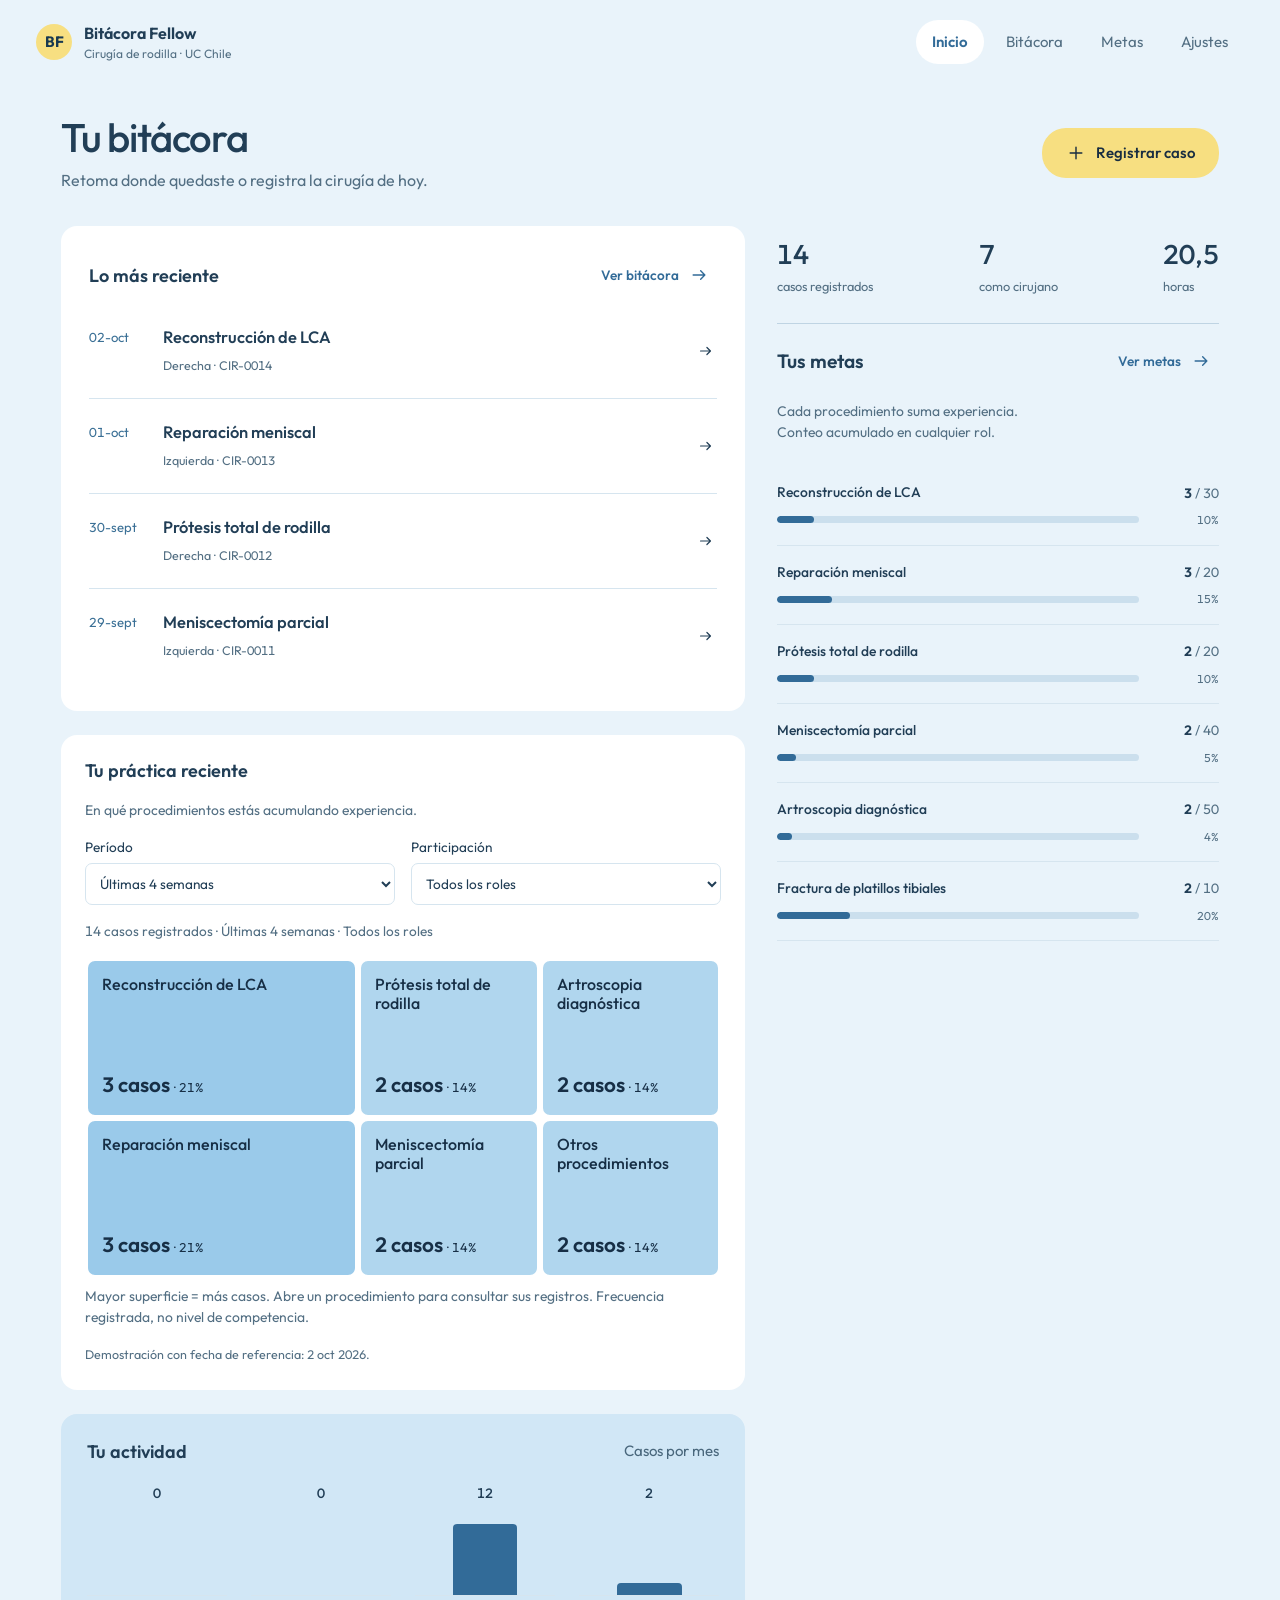
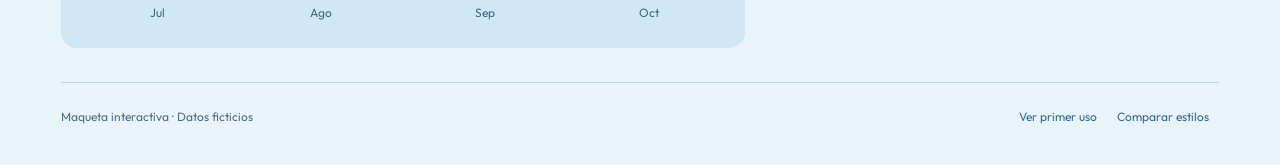
<file: mockups/daybook.html>
<!doctype html>
<html lang="es"><head><meta charset="utf-8"><meta name="viewport" content="width=device-width,initial-scale=1"><meta name="robots" content="noindex,nofollow"><title>Cuaderno digital · Bitácora Fellow</title><link rel="stylesheet" href="assets/prototype.css?v=4"></head><body class="daybook"><!-- THESIS: Four user-requested alternatives; this one explores Cuaderno digital. Task: register a just-finished case.
OWN-WORLD: Personal activity rhythm on a cool-blue surface, rounded Outfit and one white working sheet.
STORY: Register, inspect records, review cumulative exposure. Same fictional dataset and flows across variants.
FIRST VIEWPORT: Activity left, personal overview and goals right, yellow register action above the timeline.
FORM: Explicit four-variant user brief overrides single-direction selection. Seed 75aaaece; grounded pool included clinical console, Swiss data, activity log, training map, theatre schedule, personal daybook, teaching roster. Daybook was assigned sixth.
FINISH: unreviewed and undocumented is unfinished; this build ends with the finish review, the verdict, and DESIGN.md -->
<a class="skip" href="#main">Saltar al contenido</a>
<header class="top"><div class="logo"><span class="logo-mark" aria-hidden="true">BF</span><div><b>Bitácora Fellow</b><small>Cirugía de rodilla · UC Chile</small></div></div><nav class="nav" aria-label="Secciones"><button type="button" data-nav="overview">Inicio</button><button type="button" data-nav="records">Bitácora</button><button type="button" data-nav="goals">Metas</button><button type="button" data-nav="settings">Ajustes</button></nav></header><main class="content" id="main"><section data-section="overview"><div class="head-row"><div><h1>Tu bitácora</h1><p>Retoma donde quedaste o registra la cirugía de hoy.</p></div><button type="button" class="primary" data-new><svg viewBox="0 0 24 24" aria-hidden="true"><path d="M12 5v14M5 12h14"/></svg>Registrar caso</button></div><div class="empty-start" data-empty-state hidden><h2>Tu primera cirugía empieza aquí.</h2><p>Guarda fecha, diagnóstico y procedimiento. Puedes completar los detalles del caso más adelante.</p><button type="button" class="primary" data-new><svg viewBox="0 0 24 24" aria-hidden="true"><path d="M12 5v14M5 12h14"/></svg>Registrar mi primer caso</button><div class="start-list"><div class="start-item"><div><h3>¿Ya tienes una bitácora?</h3><p>Conserva tu trabajo y continúa desde tus registros anteriores.</p></div><button class="secondary" type="button" data-nav="settings">Ver cómo recuperarla</button></div><div class="start-item"><div><h3>Define tus metas</h3><p>Establece tu exposición objetivo por procedimiento.</p></div><button class="secondary" type="button" data-nav="goals">Configurar metas</button></div></div></div><div data-populated><div class="daybook-grid"><div class="activity-column"><div class="activity"><div class="section-title"><h2>Lo más reciente</h2><button class="text-button" type="button" data-nav="records">Ver bitácora <svg viewBox="0 0 24 24" aria-hidden="true"><path d="M5 12h14m-5-5 5 5-5 5"/></svg></button></div><div data-recent></div></div><section class="practice-panel" aria-labelledby="practiceTitle"><div class="section-title"><h2 id="practiceTitle">Tu práctica reciente</h2></div><p class="scope-note">En qué procedimientos estás acumulando experiencia.</p><div class="practice-controls"><label>Período<select id="practicePeriod"><option value="28">Últimas 4 semanas</option><option value="84">Últimas 12 semanas</option><option value="all">Todo el historial</option></select></label><label>Participación<select id="practiceRole"><option value="">Todos los roles</option><option value="surgeon">Como cirujano</option><option>Cirujano supervisado</option><option>Cirujano independiente</option><option>Primer ayudante</option><option>Segundo ayudante</option></select></label></div><p id="practiceContext" class="practice-context" role="status"></p><div id="practiceTiles" class="practice-tiles"></div><p class="scope-note">Mayor superficie = más casos. Abre un procedimiento para consultar sus registros. Frecuencia registrada, no nivel de competencia.</p><small class="muted">Demostración con fecha de referencia: 2 oct 2026.</small></section><div class="month-panel"><div class="section-title"><h2>Tu actividad</h2><span class="muted">Casos por mes</span></div><div class="month-chart" data-monthly aria-label="Casos por mes"></div></div></div><aside class="goals-panel"><div class="personal-summary"><div><b data-stat="total"></b><span>casos registrados</span></div><div><b data-stat="surgeon"></b><span>como cirujano</span></div><div><b data-stat="hours"></b><span>horas</span></div></div><div class="section-title"><h2>Tus metas</h2><button class="text-button" type="button" data-nav="goals">Ver metas <svg viewBox="0 0 24 24" aria-hidden="true"><path d="M5 12h14m-5-5 5 5-5 5"/></svg></button></div><p class="scope-note">Cada procedimiento suma experiencia.<br>Conteo acumulado en cualquier rol.</p><div data-goals></div></aside></div></div></section>
<section data-section="records" hidden>
<div class="head-row"><div><h1>Bitácora</h1><p><span id="recordCount"></span> · Abre un caso para consultar o editar.</p></div><button type="button" class="primary" data-new><svg viewBox="0 0 24 24" aria-hidden="true"><path d="M12 5v14M5 12h14"/></svg>Registrar caso</button></div>
<div class="filters"><label>Buscar casos<input type="search" id="caseSearch" placeholder="Procedimiento, diagnóstico o código…"></label><label>Mi participación<select id="roleFilter"></select></label></div>
<div class="record-heading"><span>Fecha</span><span>Procedimiento</span><span>Mi rol</span><span>Duración</span></div><div id="recordRows"></div>
<div class="no-results" id="searchEmpty" hidden><p>No hay casos para esta búsqueda.</p><button class="secondary" type="button" data-reset-search>Ver todos los casos</button></div>
</section>
<section data-section="goals" hidden>
<div class="head-row"><div><h1>Metas del fellowship</h1><p>Exposición acumulada por procedimiento.</p></div><button type="button" class="primary" data-new><svg viewBox="0 0 24 24" aria-hidden="true"><path d="M12 5v14M5 12h14"/></svg>Registrar caso</button></div>
<p class="scope-note">Incluye todos los roles y todos los casos. Toca un procedimiento para ver sus registros.</p>
<div data-goals></div><details class="goal-edit"><summary>Editar objetivos</summary><form id="goalsForm"><div id="goalInputs"></div><button class="primary" type="submit">Guardar metas</button></form></details>
</section>
<section data-section="settings" hidden>
<div class="head-row"><div><h1>Ajustes</h1><p>Tus registros, tu respaldo y tu apariencia.</p></div><button type="button" class="primary" data-new><svg viewBox="0 0 24 24" aria-hidden="true"><path d="M12 5v14M5 12h14"/></svg>Registrar caso</button></div>
<div class="settings-sheet"><h2>Guardado y sincronización</h2><span class="local-state">En este dispositivo</span><p class="settings-copy">En la app puedes registrar sin conexión y sincronizar con un repositorio privado de GitHub. Esta maqueta no se conecta a GitHub ni guarda datos al cerrar.</p></div>
<div class="settings-sheet"><h2>¿Ya tienes una bitácora?</h2><p>En la app puedes importar tu respaldo JSON o conectar el repositorio privado que ya utilizas. Estos pasos se conservan al implementar el estilo elegido.</p></div>
<div class="settings-sheet"><h2>Apariencia</h2><p>Estas cuatro propuestas parten del modo claro, con amarillo para acciones y celeste como complemento.</p></div>
</section><footer class="prototype-footer"><span>Maqueta interactiva · Datos ficticios</span><div><button type="button" data-empty-toggle>Ver primer uso</button><button type="button" data-back>Comparar estilos</button></div></footer></main>

<dialog id="registration" class="register-dialog" aria-labelledby="registerTitle"><div class="dialog-top"><h2 id="registerTitle">Registrar caso</h2><button type="button" class="close-button" data-close aria-label="Cerrar registro"><svg viewBox="0 0 24 24" aria-hidden="true"><path d="m6 6 12 12M18 6 6 18"/></svg></button></div><div class="dialog-content"><p class="form-note" id="draftNote">Los campos marcados con * son obligatorios.</p><form id="prototypeForm"><div class="form-grid">
<label>Fecha *<input type="date" name="date" required></label><label>Lateralidad<select name="side"><option>Sin registrar</option><option>Derecha</option><option>Izquierda</option><option>Bilateral</option></select></label>
<label class="full">Diagnóstico *<input name="diagnosis" required placeholder="Sin nombres ni datos identificatorios" autocomplete="off"></label>
<label class="full">Procedimiento principal *<select name="proc" id="procedureSelect" required></select></label>
<label>Mi rol *<select name="role" required></select></label><label>Abordaje *<select name="approach" required><option value="">Elegir abordaje</option><option>Artroscópico</option><option>Abierto</option><option>Percutáneo</option><option>Mixto</option></select></label>
<label class="full">Duración en minutos · Opcional<input name="minutes" type="number" min="0" max="900" inputmode="numeric"></label>
</div><div class="dialog-actions"><button type="button" class="text-button" data-close>Volver</button><button type="submit" class="primary" id="saveButton">Guardar caso</button></div></form><p class="prototype-note">Prueba con información ficticia. Los cambios de esta maqueta viven solo durante esta visita. El formulario completo y sus detalles se conservan en la app.</p></div></dialog>
<dialog id="caseDetail" class="detail-dialog" aria-labelledby="detailTitle"><div class="dialog-top"><h2 id="detailTitle"></h2><button type="button" class="close-button" data-close aria-label="Cerrar detalle"><svg viewBox="0 0 24 24" aria-hidden="true"><path d="m6 6 12 12M18 6 6 18"/></svg></button></div><div class="dialog-content"><div id="detailContent"></div><div class="dialog-actions"><button type="button" class="text-button" data-close>Cerrar</button><button type="button" class="primary" id="editCase">Editar caso</button></div></div></dialog>
<div id="feedback" role="status" hidden></div>
<script src="assets/prototype.js?v=4"></script></body></html>
</file>
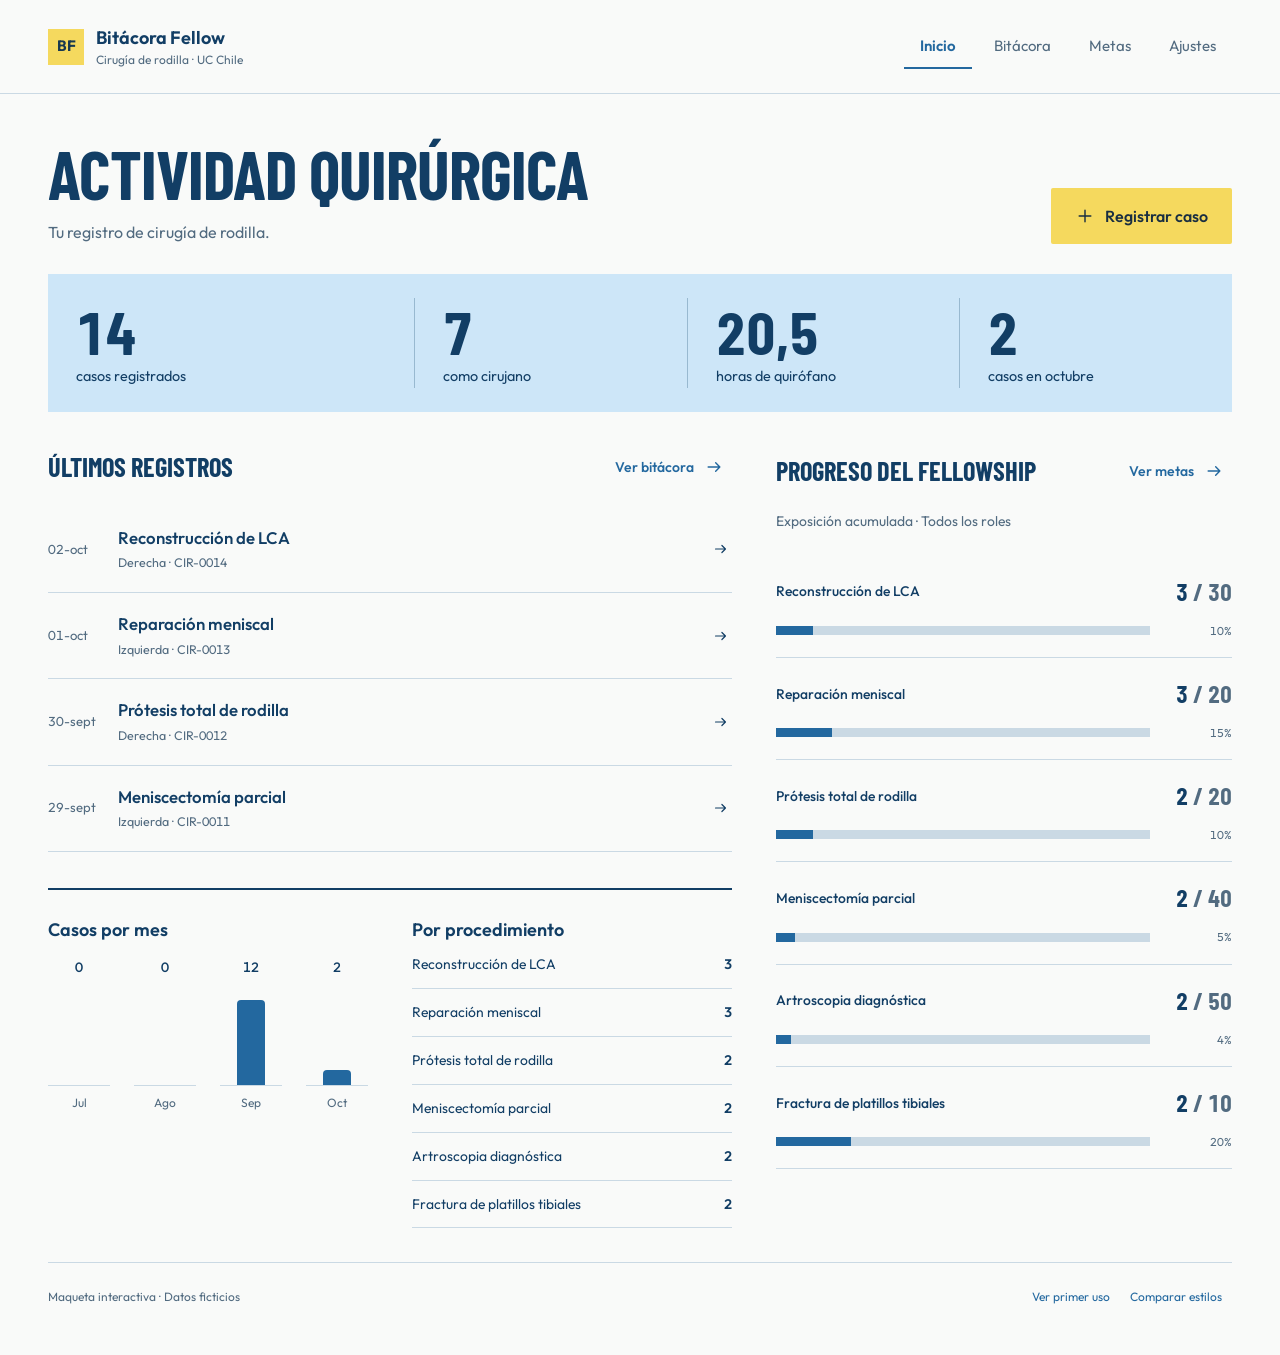
<file: mockups/pulse.html>
<!doctype html>
<html lang="es"><head><meta charset="utf-8"><meta name="viewport" content="width=device-width,initial-scale=1"><meta name="robots" content="noindex,nofollow"><title>Pulso · Bitácora Fellow</title><link rel="stylesheet" href="assets/prototype.css?v=4"></head><body class="pulse"><!-- THESIS: Four user-requested alternatives; this one explores Pulso. Task: register a just-finished case.
OWN-WORLD: Swiss information design with condensed Barlow, flat sky-blue data band and sharp yellow tools.
STORY: Register, inspect records, review cumulative exposure. Same fictional dataset and flows across variants.
FIRST VIEWPORT: Top navigation, 68px activity title, visible yellow register action, asymmetric records and goals columns.
FORM: Explicit four-variant user brief overrides single-direction selection. Seed 75aaaece; grounded pool included clinical console, Swiss data, activity log, training map, theatre schedule, personal daybook, teaching roster. Daybook was assigned sixth.
FINISH: unreviewed and undocumented is unfinished; this build ends with the finish review, the verdict, and DESIGN.md -->
<a class="skip" href="#main">Saltar al contenido</a>
<header class="top"><div class="logo"><span class="logo-mark" aria-hidden="true">BF</span><div><b>Bitácora Fellow</b><small>Cirugía de rodilla · UC Chile</small></div></div><nav class="nav" aria-label="Secciones"><button type="button" data-nav="overview">Inicio</button><button type="button" data-nav="records">Bitácora</button><button type="button" data-nav="goals">Metas</button><button type="button" data-nav="settings">Ajustes</button></nav></header><main class="content" id="main"><section data-section="overview"><div class="head-row"><div><h1>Actividad quirúrgica</h1><p>Tu registro de cirugía de rodilla.</p></div><button type="button" class="primary" data-new><svg viewBox="0 0 24 24" aria-hidden="true"><path d="M12 5v14M5 12h14"/></svg>Registrar caso</button></div><div class="empty-start" data-empty-state hidden><h2>Tu primera cirugía empieza aquí.</h2><p>Guarda fecha, diagnóstico y procedimiento. Puedes completar los detalles del caso más adelante.</p><button type="button" class="primary" data-new><svg viewBox="0 0 24 24" aria-hidden="true"><path d="M12 5v14M5 12h14"/></svg>Registrar mi primer caso</button><div class="start-list"><div class="start-item"><div><h3>¿Ya tienes una bitácora?</h3><p>Conserva tu trabajo y continúa desde tus registros anteriores.</p></div><button class="secondary" type="button" data-nav="settings">Ver cómo recuperarla</button></div><div class="start-item"><div><h3>Define tus metas</h3><p>Establece tu exposición objetivo por procedimiento.</p></div><button class="secondary" type="button" data-nav="goals">Configurar metas</button></div></div></div><div data-populated><div class="pulse-band"><div><b data-stat="total"></b><span>casos registrados</span></div><div><b data-stat="surgeon"></b><span>como cirujano</span></div><div><b data-stat="hours"></b><span>horas de quirófano</span></div><div><b data-stat="month"></b><span>casos en octubre</span></div></div><div class="pulse-columns"><div><div class="section-title"><h2>Últimos registros</h2><button class="text-button" type="button" data-nav="records">Ver bitácora <svg viewBox="0 0 24 24" aria-hidden="true"><path d="M5 12h14m-5-5 5 5-5 5"/></svg></button></div><div data-recent></div><div class="lower"><div><h2>Casos por mes</h2><div class="month-chart" data-monthly aria-label="Casos por mes"></div></div><div><h2>Por procedimiento</h2><div data-procedure-summary></div></div></div></div><div class="goals-panel"><div class="section-title"><h2>Progreso del fellowship</h2><button class="text-button" type="button" data-nav="goals">Ver metas <svg viewBox="0 0 24 24" aria-hidden="true"><path d="M5 12h14m-5-5 5 5-5 5"/></svg></button></div><p class="scope-note">Exposición acumulada · Todos los roles</p><div data-goals></div></div></div></div></section>
<section data-section="records" hidden>
<div class="head-row"><div><h1>Bitácora</h1><p><span id="recordCount"></span> · Abre un caso para consultar o editar.</p></div><button type="button" class="primary" data-new><svg viewBox="0 0 24 24" aria-hidden="true"><path d="M12 5v14M5 12h14"/></svg>Registrar caso</button></div>
<div class="filters"><label>Buscar casos<input type="search" id="caseSearch" placeholder="Procedimiento, diagnóstico o código…"></label><label>Mi participación<select id="roleFilter"></select></label></div>
<div class="record-heading"><span>Fecha</span><span>Procedimiento</span><span>Mi rol</span><span>Duración</span></div><div id="recordRows"></div>
<div class="no-results" id="searchEmpty" hidden><p>No hay casos para esta búsqueda.</p><button class="secondary" type="button" data-reset-search>Ver todos los casos</button></div>
</section>
<section data-section="goals" hidden>
<div class="head-row"><div><h1>Metas del fellowship</h1><p>Exposición acumulada por procedimiento.</p></div><button type="button" class="primary" data-new><svg viewBox="0 0 24 24" aria-hidden="true"><path d="M12 5v14M5 12h14"/></svg>Registrar caso</button></div>
<p class="scope-note">Incluye todos los roles y todos los casos. Toca un procedimiento para ver sus registros.</p>
<div data-goals></div><details class="goal-edit"><summary>Editar objetivos</summary><form id="goalsForm"><div id="goalInputs"></div><button class="primary" type="submit">Guardar metas</button></form></details>
</section>
<section data-section="settings" hidden>
<div class="head-row"><div><h1>Ajustes</h1><p>Tus registros, tu respaldo y tu apariencia.</p></div><button type="button" class="primary" data-new><svg viewBox="0 0 24 24" aria-hidden="true"><path d="M12 5v14M5 12h14"/></svg>Registrar caso</button></div>
<div class="settings-sheet"><h2>Guardado y sincronización</h2><span class="local-state">En este dispositivo</span><p class="settings-copy">En la app puedes registrar sin conexión y sincronizar con un repositorio privado de GitHub. Esta maqueta no se conecta a GitHub ni guarda datos al cerrar.</p></div>
<div class="settings-sheet"><h2>¿Ya tienes una bitácora?</h2><p>En la app puedes importar tu respaldo JSON o conectar el repositorio privado que ya utilizas. Estos pasos se conservan al implementar el estilo elegido.</p></div>
<div class="settings-sheet"><h2>Apariencia</h2><p>Estas cuatro propuestas parten del modo claro, con amarillo para acciones y celeste como complemento.</p></div>
</section><footer class="prototype-footer"><span>Maqueta interactiva · Datos ficticios</span><div><button type="button" data-empty-toggle>Ver primer uso</button><button type="button" data-back>Comparar estilos</button></div></footer></main>

<dialog id="registration" class="register-dialog" aria-labelledby="registerTitle"><div class="dialog-top"><h2 id="registerTitle">Registrar caso</h2><button type="button" class="close-button" data-close aria-label="Cerrar registro"><svg viewBox="0 0 24 24" aria-hidden="true"><path d="m6 6 12 12M18 6 6 18"/></svg></button></div><div class="dialog-content"><p class="form-note" id="draftNote">Los campos marcados con * son obligatorios.</p><form id="prototypeForm"><div class="form-grid">
<label>Fecha *<input type="date" name="date" required></label><label>Lateralidad<select name="side"><option>Sin registrar</option><option>Derecha</option><option>Izquierda</option><option>Bilateral</option></select></label>
<label class="full">Diagnóstico *<input name="diagnosis" required placeholder="Sin nombres ni datos identificatorios" autocomplete="off"></label>
<label class="full">Procedimiento principal *<select name="proc" id="procedureSelect" required></select></label>
<label>Mi rol *<select name="role" required></select></label><label>Abordaje *<select name="approach" required><option value="">Elegir abordaje</option><option>Artroscópico</option><option>Abierto</option><option>Percutáneo</option><option>Mixto</option></select></label>
<label class="full">Duración en minutos · Opcional<input name="minutes" type="number" min="0" max="900" inputmode="numeric"></label>
</div><div class="dialog-actions"><button type="button" class="text-button" data-close>Volver</button><button type="submit" class="primary" id="saveButton">Guardar caso</button></div></form><p class="prototype-note">Prueba con información ficticia. Los cambios de esta maqueta viven solo durante esta visita. El formulario completo y sus detalles se conservan en la app.</p></div></dialog>
<dialog id="caseDetail" class="detail-dialog" aria-labelledby="detailTitle"><div class="dialog-top"><h2 id="detailTitle"></h2><button type="button" class="close-button" data-close aria-label="Cerrar detalle"><svg viewBox="0 0 24 24" aria-hidden="true"><path d="m6 6 12 12M18 6 6 18"/></svg></button></div><div class="dialog-content"><div id="detailContent"></div><div class="dialog-actions"><button type="button" class="text-button" data-close>Cerrar</button><button type="button" class="primary" id="editCase">Editar caso</button></div></div></dialog>
<div id="feedback" role="status" hidden></div>
<script src="assets/prototype.js?v=4"></script></body></html>
</file>
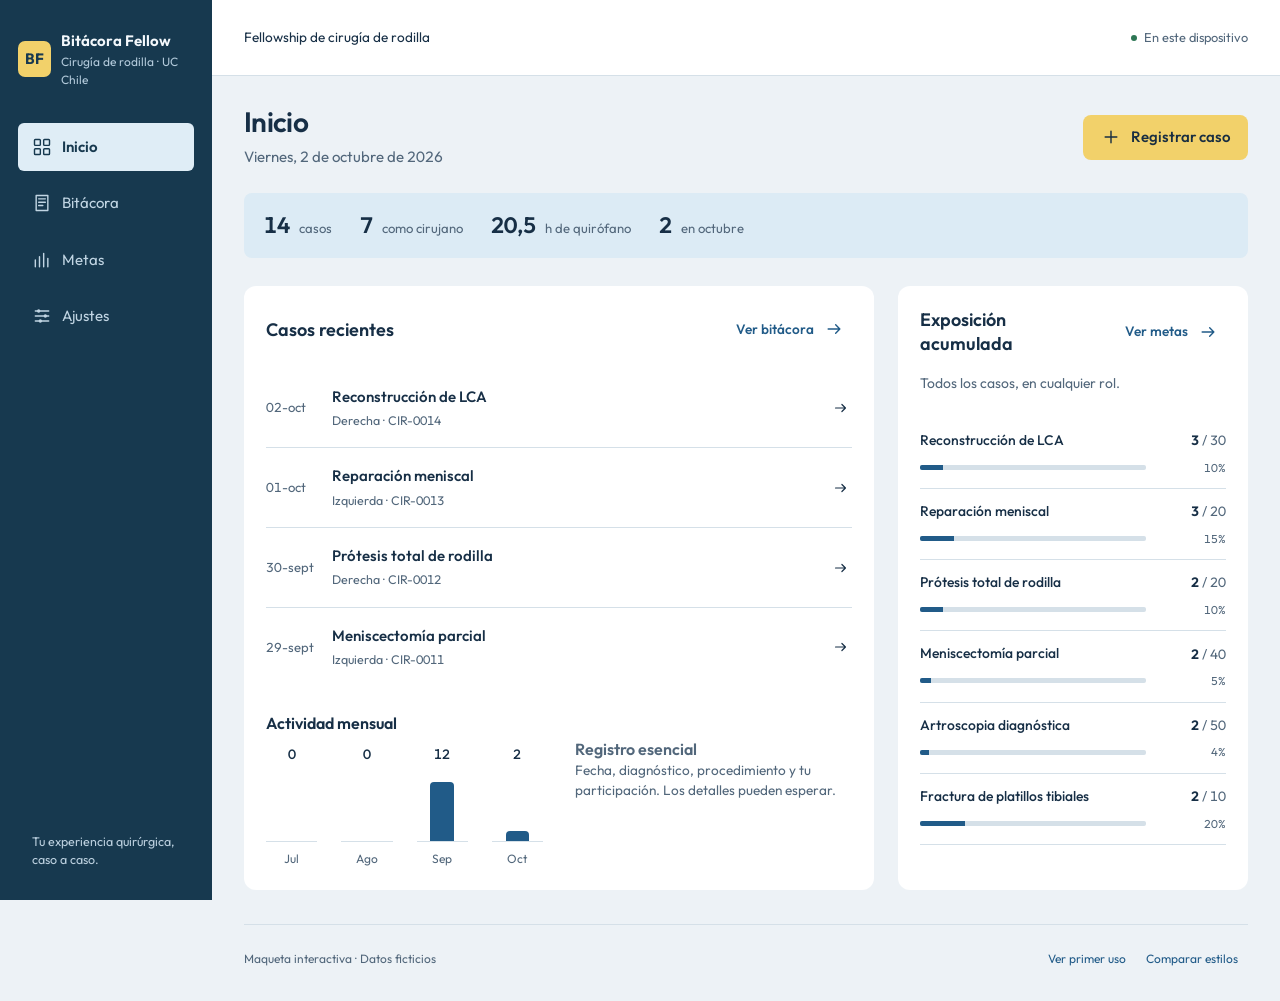
<file: mockups/station.html>
<!doctype html>
<html lang="es"><head><meta charset="utf-8"><meta name="viewport" content="width=device-width,initial-scale=1"><meta name="robots" content="noindex,nofollow"><title>Estación clínica · Bitácora Fellow</title><link rel="stylesheet" href="assets/prototype.css?v=4"></head><body class="station"><!-- THESIS: Four user-requested alternatives; this one explores Estación clínica. Task: register a just-finished case.
OWN-WORLD: Clinical desktop with a persistent navy rail, dense white work surface and compact status strip.
STORY: Register, inspect records, review cumulative exposure. Same fictional dataset and flows across variants.
FIRST VIEWPORT: Side rail 212px, register button at upper right, recent cases left and cumulative goals right.
FORM: Explicit four-variant user brief overrides single-direction selection. Seed 75aaaece; grounded pool included clinical console, Swiss data, activity log, training map, theatre schedule, personal daybook, teaching roster. Daybook was assigned sixth.
FINISH: unreviewed and undocumented is unfinished; this build ends with the finish review, the verdict, and DESIGN.md -->
<a class="skip" href="#main">Saltar al contenido</a>
<div class="shell"><aside class="side"><div class="logo"><span class="logo-mark" aria-hidden="true">BF</span><div><b>Bitácora Fellow</b><small>Cirugía de rodilla · UC Chile</small></div></div><nav class="nav" aria-label="Secciones"><button type="button" data-nav="overview"><svg viewBox="0 0 24 24" aria-hidden="true"><rect x="3" y="3" width="7" height="7" rx="1"/><rect x="14" y="3" width="7" height="7" rx="1"/><rect x="3" y="14" width="7" height="7" rx="1"/><rect x="14" y="14" width="7" height="7" rx="1"/></svg>Inicio</button><button type="button" data-nav="records"><svg viewBox="0 0 24 24" aria-hidden="true"><path d="M5 3h14v18H5zM8 7h8M8 11h8M8 15h5"/></svg>Bitácora</button><button type="button" data-nav="goals"><svg viewBox="0 0 24 24" aria-hidden="true"><path d="M4 20V12m5 8V8m5 12V4m5 16V10"/></svg>Metas</button><button type="button" data-nav="settings"><svg viewBox="0 0 24 24" aria-hidden="true"><path d="M4 6h16M4 12h16M4 18h16"/><circle cx="8" cy="6" r="2" fill="currentColor" stroke="none"/><circle cx="16" cy="12" r="2" fill="currentColor" stroke="none"/><circle cx="10" cy="18" r="2" fill="currentColor" stroke="none"/></svg>Ajustes</button></nav><div class="side-note">Tu experiencia quirúrgica,<br>caso a caso.</div></aside><div class="workspace"><header class="workspace-top"><span>Fellowship de cirugía de rodilla</span><span class="local-state">En este dispositivo</span></header><main class="content" id="main"><section data-section="overview"><div class="head-row"><div><h1>Inicio</h1><p>Viernes, 2 de octubre de 2026</p></div><button type="button" class="primary" data-new><svg viewBox="0 0 24 24" aria-hidden="true"><path d="M12 5v14M5 12h14"/></svg>Registrar caso</button></div><div class="empty-start" data-empty-state hidden><h2>Tu primera cirugía empieza aquí.</h2><p>Guarda fecha, diagnóstico y procedimiento. Puedes completar los detalles del caso más adelante.</p><button type="button" class="primary" data-new><svg viewBox="0 0 24 24" aria-hidden="true"><path d="M12 5v14M5 12h14"/></svg>Registrar mi primer caso</button><div class="start-list"><div class="start-item"><div><h3>¿Ya tienes una bitácora?</h3><p>Conserva tu trabajo y continúa desde tus registros anteriores.</p></div><button class="secondary" type="button" data-nav="settings">Ver cómo recuperarla</button></div><div class="start-item"><div><h3>Define tus metas</h3><p>Establece tu exposición objetivo por procedimiento.</p></div><button class="secondary" type="button" data-nav="goals">Configurar metas</button></div></div></div><div data-populated><div class="quick-stats"><div><b data-stat="total"></b><span>casos</span></div><div><b data-stat="surgeon"></b><span>como cirujano</span></div><div><b data-stat="hours"></b><span>h de quirófano</span></div><div><b data-stat="month"></b><span>en octubre</span></div></div><div class="desk-grid"><div class="sheet"><div class="section-title"><h2>Casos recientes</h2><button class="text-button" type="button" data-nav="records">Ver bitácora <svg viewBox="0 0 24 24" aria-hidden="true"><path d="M5 12h14m-5-5 5 5-5 5"/></svg></button></div><div data-recent></div><div class="lower"><div><h2>Actividad mensual</h2><div class="month-chart" data-monthly aria-label="Casos por mes"></div></div><div class="short-note"><h2>Registro esencial</h2><p>Fecha, diagnóstico, procedimiento y tu participación. Los detalles pueden esperar.</p></div></div></div><div class="sheet"><div class="section-title"><h2>Exposición acumulada</h2><button class="text-button" type="button" data-nav="goals">Ver metas <svg viewBox="0 0 24 24" aria-hidden="true"><path d="M5 12h14m-5-5 5 5-5 5"/></svg></button></div><p class="scope-note">Todos los casos, en cualquier rol.</p><div data-goals></div></div></div></div></section>
<section data-section="records" hidden>
<div class="head-row"><div><h1>Bitácora</h1><p><span id="recordCount"></span> · Abre un caso para consultar o editar.</p></div><button type="button" class="primary" data-new><svg viewBox="0 0 24 24" aria-hidden="true"><path d="M12 5v14M5 12h14"/></svg>Registrar caso</button></div>
<div class="filters"><label>Buscar casos<input type="search" id="caseSearch" placeholder="Procedimiento, diagnóstico o código…"></label><label>Mi participación<select id="roleFilter"></select></label></div>
<div class="record-heading"><span>Fecha</span><span>Procedimiento</span><span>Mi rol</span><span>Duración</span></div><div id="recordRows"></div>
<div class="no-results" id="searchEmpty" hidden><p>No hay casos para esta búsqueda.</p><button class="secondary" type="button" data-reset-search>Ver todos los casos</button></div>
</section>
<section data-section="goals" hidden>
<div class="head-row"><div><h1>Metas del fellowship</h1><p>Exposición acumulada por procedimiento.</p></div><button type="button" class="primary" data-new><svg viewBox="0 0 24 24" aria-hidden="true"><path d="M12 5v14M5 12h14"/></svg>Registrar caso</button></div>
<p class="scope-note">Incluye todos los roles y todos los casos. Toca un procedimiento para ver sus registros.</p>
<div data-goals></div><details class="goal-edit"><summary>Editar objetivos</summary><form id="goalsForm"><div id="goalInputs"></div><button class="primary" type="submit">Guardar metas</button></form></details>
</section>
<section data-section="settings" hidden>
<div class="head-row"><div><h1>Ajustes</h1><p>Tus registros, tu respaldo y tu apariencia.</p></div><button type="button" class="primary" data-new><svg viewBox="0 0 24 24" aria-hidden="true"><path d="M12 5v14M5 12h14"/></svg>Registrar caso</button></div>
<div class="settings-sheet"><h2>Guardado y sincronización</h2><span class="local-state">En este dispositivo</span><p class="settings-copy">En la app puedes registrar sin conexión y sincronizar con un repositorio privado de GitHub. Esta maqueta no se conecta a GitHub ni guarda datos al cerrar.</p></div>
<div class="settings-sheet"><h2>¿Ya tienes una bitácora?</h2><p>En la app puedes importar tu respaldo JSON o conectar el repositorio privado que ya utilizas. Estos pasos se conservan al implementar el estilo elegido.</p></div>
<div class="settings-sheet"><h2>Apariencia</h2><p>Estas cuatro propuestas parten del modo claro, con amarillo para acciones y celeste como complemento.</p></div>
</section><footer class="prototype-footer"><span>Maqueta interactiva · Datos ficticios</span><div><button type="button" data-empty-toggle>Ver primer uso</button><button type="button" data-back>Comparar estilos</button></div></footer></main></div></div>

<dialog id="registration" class="register-dialog" aria-labelledby="registerTitle"><div class="dialog-top"><h2 id="registerTitle">Registrar caso</h2><button type="button" class="close-button" data-close aria-label="Cerrar registro"><svg viewBox="0 0 24 24" aria-hidden="true"><path d="m6 6 12 12M18 6 6 18"/></svg></button></div><div class="dialog-content"><p class="form-note" id="draftNote">Los campos marcados con * son obligatorios.</p><form id="prototypeForm"><div class="form-grid">
<label>Fecha *<input type="date" name="date" required></label><label>Lateralidad<select name="side"><option>Sin registrar</option><option>Derecha</option><option>Izquierda</option><option>Bilateral</option></select></label>
<label class="full">Diagnóstico *<input name="diagnosis" required placeholder="Sin nombres ni datos identificatorios" autocomplete="off"></label>
<label class="full">Procedimiento principal *<select name="proc" id="procedureSelect" required></select></label>
<label>Mi rol *<select name="role" required></select></label><label>Abordaje *<select name="approach" required><option value="">Elegir abordaje</option><option>Artroscópico</option><option>Abierto</option><option>Percutáneo</option><option>Mixto</option></select></label>
<label class="full">Duración en minutos · Opcional<input name="minutes" type="number" min="0" max="900" inputmode="numeric"></label>
</div><div class="dialog-actions"><button type="button" class="text-button" data-close>Volver</button><button type="submit" class="primary" id="saveButton">Guardar caso</button></div></form><p class="prototype-note">Prueba con información ficticia. Los cambios de esta maqueta viven solo durante esta visita. El formulario completo y sus detalles se conservan en la app.</p></div></dialog>
<dialog id="caseDetail" class="detail-dialog" aria-labelledby="detailTitle"><div class="dialog-top"><h2 id="detailTitle"></h2><button type="button" class="close-button" data-close aria-label="Cerrar detalle"><svg viewBox="0 0 24 24" aria-hidden="true"><path d="m6 6 12 12M18 6 6 18"/></svg></button></div><div class="dialog-content"><div id="detailContent"></div><div class="dialog-actions"><button type="button" class="text-button" data-close>Cerrar</button><button type="button" class="primary" id="editCase">Editar caso</button></div></div></dialog>
<div id="feedback" role="status" hidden></div>
<script src="assets/prototype.js?v=4"></script></body></html>
</file>
<file: assets/css/styles.css>
/* ═══════════════════════ Bitácora Fellow · Cirugía de Rodilla ═══════════════════════ */

:root {
  --brand-blue: #3d7dda;
  --brand-yellow: #ffdc00;
  --on-yellow: #132d50;
  color-scheme: light;

  /* Superficies y texto */
  --bg: #f4f7fc;
  --surface: #ffffff;
  --surface-2: #edf2fa;
  --border: #d2ddec;
  --text: #132d50;
  --muted: #526582;

  /* Azul para navegación y datos; amarillo para acciones. Estados separados. */
  --accent: #2157a5;
  --accent-soft: #e7effc;
  --on-accent: #ffffff;
  --ok: #15803d;
  --danger: #b91c1c;
  --warn: #b45309;
  /* Escala de gravedad Clavien-Dindo: de ámbar a rojo oscuro (ordinal, no decorativa) */
  --sev-1: #b45309; --sev-2: #c2410c; --sev-3: #b91c1c; --sev-4: #991b1b;

  /* Radios: más cerrados en elementos internos, más suaves en contenedores */
  --radius: 14px;
  --radius-sm: 9px;
  --radius-xs: 6px;

  /* Elevación: sombra teñida con el azul del fondo, no negro puro */
  --shadow: 0 1px 2px rgba(16, 32, 48, .06), 0 8px 24px -12px rgba(16, 32, 48, .18);
  --shadow-sm: 0 1px 2px rgba(16, 32, 48, .05);

  /* Tipografía: pila del sistema (sin fuentes remotas: la app no filtra a terceros) */
  --sans: ui-sans-serif, system-ui, -apple-system, "Segoe UI Variable Text", "Segoe UI", Roboto, "Helvetica Neue", Arial, sans-serif;
  --mono: ui-monospace, "Cascadia Mono", "SF Mono", Consolas, monospace;
  --fs-xs: .75rem;
  --fs-sm: .82rem;
  --fs-base: .94rem;
  --fs-lg: 1.06rem;
  --fs-xl: 1.35rem;
  --fs-2xl: 1.8rem;

  /* Movimiento y capas */
  --ease: cubic-bezier(.32, .72, 0, 1);
  --dur: 200ms;
  --z-topbar: 40;
  --z-panel: 100;
  --z-toast: 200;

  /* Rampa de datos: un mismo tono frío, no un arcoíris de 8 colores */
  --c1: #2157a5; --c2: #3d7dda; --c3: #6094df; --c4: #88aee7;
  --c5: #5677a0; --c6: #7995b8; --c7: #a1b5d0; --c8: #c9d7e9;
}

@media (prefers-color-scheme: dark) {
  :root {
    color-scheme: dark;
    --bg: #0c1830;
    --surface: #12223e;
    --surface-2: #1a3051;
    --border: #304969;
    --text: #f2f6fc;
    --muted: #adbed8;
    --accent: #8bb7ff;
    --accent-soft: #1a355c;
    --on-accent: #0c1830;
    --ok: #4ade80;
    --danger: #f87171;
    --sev-1: #fbbf24; --sev-2: #fb923c; --sev-3: #f87171; --sev-4: #ef4444;
    --shadow: 0 1px 2px rgba(0, 0, 0, .4), 0 10px 30px -14px rgba(0, 0, 0, .7);
    --shadow-sm: 0 1px 2px rgba(0, 0, 0, .35);

    --c1: #8bb7ff; --c2: #6a9ce8; --c3: #4e84d6; --c4: #3d7dda;
    --c5: #a4bde1; --c6: #849fc6; --c7: #647fa7; --c8: #4c668b;
  }
}

* { box-sizing: border-box; }

/* El atributo hidden debe ganarle a cualquier display del CSS:
   si no, un `display: grid` en .panel deja la ventana abierta desde el inicio. */
[hidden] { display: none !important; }

html { scroll-behavior: smooth; }
html, body { height: 100%; }

body {
  margin: 0;
  background: var(--bg);
  color: var(--text);
  font: var(--fs-base)/1.55 var(--sans);
  font-variant-numeric: tabular-nums;
  -webkit-font-smoothing: antialiased;
  text-wrap: pretty;
}

h1, h2, h3, h4 { margin: 0; font-weight: 650; letter-spacing: -.015em; text-wrap: balance; }
h2 { font-size: var(--fs-xl); }
h3 { font-size: var(--fs-lg); }

/* Enlace "saltar al contenido": invisible hasta que llega el foco por teclado */
.skip-link {
  position: absolute; left: 12px; top: -60px; z-index: var(--z-toast);
  background: var(--surface); color: var(--text);
  border: 1px solid var(--accent); border-radius: var(--radius-sm);
  padding: 10px 16px; font-size: var(--fs-sm); font-weight: 600; text-decoration: none;
  transition: top var(--dur) var(--ease);
}
.skip-link:focus { top: 12px; }

/* Anillo de foco único y visible para todo lo interactivo (requisito de accesibilidad) */
:where(a, button, input, select, textarea, summary, [tabindex]):focus-visible {
  outline: 2px solid var(--accent);
  outline-offset: 2px;
  border-radius: var(--radius-xs);
}

/* Quien pide menos movimiento, no recibe animaciones */
@media (prefers-reduced-motion: reduce) {
  html { scroll-behavior: auto; }
  *, *::before, *::after {
    animation-duration: .01ms !important;
    animation-iteration-count: 1 !important;
    transition-duration: .01ms !important;
  }
}
p { margin: 0; }
code { font-family: var(--mono); font-size: .86em; background: var(--surface-2); padding: .1em .4em; border-radius: 5px; }
.muted { color: var(--muted); }
.small { font-size: .82rem; }
.num { text-align: right; }
.req { color: var(--danger); font-weight: 700; }
.spacer { flex: 1; }

/* ─────────────────────────── Topbar ─────────────────────────── */

.topbar {
  position: sticky; top: 0; z-index: 40;
  display: flex; align-items: center; gap: 18px;
  padding: 10px 22px;
  background: color-mix(in srgb, var(--surface) 88%, transparent);
  backdrop-filter: blur(10px);
  border-bottom: 1px solid var(--border);
}

.brand { display: flex; align-items: center; gap: 11px; min-width: 210px; }
.brand-mark {
  display: grid; place-items: center;
  width: 38px; height: 38px; border-radius: 11px;
  background: linear-gradient(140deg, var(--accent), #2157a5);
  color: #fff; font-weight: 800; font-size: .82rem; letter-spacing: .04em;
}
.brand-text h1 { font-size: 1rem; }
.brand-text p { font-size: .74rem; color: var(--muted); text-transform: uppercase; letter-spacing: .09em; }

.tabs { display: flex; gap: 4px; flex: 1; }
.tab {
  border: 0; background: transparent; color: var(--muted);
  font: inherit; font-weight: 550; cursor: pointer;
  padding: 9px 15px; border-radius: 999px;
  transition: background var(--dur) var(--ease), color var(--dur) var(--ease), transform 90ms var(--ease);
}
.tab:hover { background: var(--surface-2); color: var(--text); }
.tab:active { transform: scale(.97); }
.tab.active { background: var(--accent-soft); color: var(--accent); }

.sync-chip {
  display: flex; align-items: center; gap: 7px;
  border: 1px solid var(--border); background: var(--surface);
  color: var(--muted); font: inherit; font-size: .8rem;
  padding: 6px 12px; border-radius: 999px; cursor: pointer;
}
.sync-chip:hover { border-color: var(--accent); }
.sync-chip .dot { width: 8px; height: 8px; border-radius: 50%; background: var(--muted); flex: none; }
.sync-chip.ok .dot { background: var(--ok); }
.sync-chip.busy .dot { background: var(--warn); animation: pulse 1s infinite; }
.sync-chip.err .dot { background: var(--danger); }
@keyframes pulse { 50% { opacity: .25; } }

/* ─────────────────────────── Layout ─────────────────────────── */

main { max-width: 1400px; margin: 0 auto; padding: 26px 22px 80px; }
.view { animation: fade .22s ease-out; }
@keyframes fade { from { opacity: 0; transform: translateY(4px); } }

.view-head {
  display: flex; align-items: flex-end; justify-content: space-between;
  gap: 16px; flex-wrap: wrap; margin-bottom: 18px;
}
.view-head p { font-size: .88rem; margin-top: 3px; }
.head-actions { display: flex; align-items: center; gap: 9px; flex-wrap: wrap; }

.card {
  background: var(--surface);
  border: 1px solid var(--border);
  border-radius: var(--radius);
  box-shadow: var(--shadow);
  padding: 18px;
}

/* ─────────────────────────── Botones ─────────────────────────── */

.btn {
  font: inherit; font-weight: 550; cursor: pointer;
  padding: 9px 15px; border-radius: var(--radius-sm);
  border: 1px solid var(--border); background: var(--surface); color: var(--text);
  transition: background var(--dur) var(--ease), color var(--dur) var(--ease),
              border-color var(--dur) var(--ease), transform 90ms var(--ease);
  white-space: nowrap;
}
.btn:hover { border-color: var(--accent); color: var(--accent); }
.btn:active { transform: translateY(1px); }
.btn-primary { background: var(--accent); border-color: var(--accent); color: #fff; }
.btn-primary:hover { background: color-mix(in srgb, var(--accent) 84%, #000); color: #fff; }
.btn-ghost { background: transparent; border-color: transparent; color: var(--muted); }
.btn-ghost:hover { background: var(--surface-2); }
.btn-danger { color: var(--danger); border-color: color-mix(in srgb, var(--danger) 35%, var(--border)); }
.btn-danger:hover { background: color-mix(in srgb, var(--danger) 10%, transparent); border-color: var(--danger); color: var(--danger); }
/* Segundo paso del borrado: el botón se llena para que se lea como irreversible */
.btn-armed { background: var(--danger); border-color: var(--danger); color: #fff; }
.btn-armed:hover { background: color-mix(in srgb, var(--danger) 86%, #000); border-color: var(--danger); color: #fff; }
.btn-sm { padding: 5px 11px; font-size: .84rem; }
.icon-btn {
  display: grid; place-items: center;
  min-width: 32px; min-height: 32px;
  border: 0; background: transparent; color: var(--muted);
  font-size: 1rem; cursor: pointer; border-radius: var(--radius-xs);
  transition: background var(--dur) var(--ease), color var(--dur) var(--ease), transform 90ms var(--ease);
}
.icon-btn:hover { background: var(--surface-2); color: var(--text); }
.icon-btn:active { transform: scale(.94); }

/* ─────────────────────────── Formularios ─────────────────────────── */

.field { display: flex; flex-direction: column; gap: 5px; min-width: 0; }
.field > span { font-size: .78rem; font-weight: 600; color: var(--muted); text-transform: uppercase; letter-spacing: .05em; }
.field-full { grid-column: 1 / -1; }
.field-grow { flex: 1 1 200px; }

input, select, textarea {
  font: inherit; color: var(--text); background: var(--surface);
  border: 1px solid var(--border); border-radius: var(--radius-sm);
  padding: 9px 11px; width: 100%; transition: .14s;
}
input:focus, select:focus, textarea:focus {
  outline: none; border-color: var(--accent);
  box-shadow: 0 0 0 3px color-mix(in srgb, var(--accent) 18%, transparent);
}
input[readonly] { background: var(--surface-2); color: var(--muted); }
textarea { resize: vertical; min-height: 44px; }

.grid { display: grid; grid-template-columns: repeat(auto-fit, minmax(210px, 1fr)); gap: 14px; }

fieldset { border: 0; margin: 0 0 8px; padding: 0 0 20px; }
fieldset + fieldset { border-top: 1px solid var(--border); padding-top: 20px; }
legend {
  font-size: .8rem; font-weight: 700; text-transform: uppercase; letter-spacing: .07em;
  color: var(--accent); padding: 0 0 14px;
}
.form { display: flex; flex-direction: column; }
.privacy {
  background: var(--accent-soft); border-left: 3px solid var(--accent);
  padding: 9px 13px; border-radius: 0 var(--radius-sm) var(--radius-sm) 0;
  font-size: .84rem; margin-bottom: 16px;
}

.field-inline { flex-direction: row; align-items: center; justify-content: space-between; gap: 12px; }
.field-inline > span:first-child { text-transform: uppercase; font-size: .78rem; font-weight: 600; color: var(--muted); letter-spacing: .05em; }

.switch { display: inline-flex; align-items: center; gap: 8px; cursor: pointer; user-select: none; }
.switch input { position: absolute; opacity: 0; width: 0; height: 0; }
.switch i {
  width: 40px; height: 22px; border-radius: 999px; background: var(--surface-2);
  border: 1px solid var(--border); position: relative; transition: .18s; flex: none;
}
.switch i::after {
  content: ""; position: absolute; top: 2px; left: 2px;
  width: 16px; height: 16px; border-radius: 50%; background: var(--surface);
  box-shadow: 0 1px 3px rgba(0,0,0,.28); transition: .18s;
}
.switch input:checked + i { background: var(--accent); border-color: var(--accent); }
.switch input:checked + i::after { transform: translateX(18px); }
.switch em { font-style: normal; font-size: .85rem; color: var(--muted); }
.switch input:checked ~ em { color: var(--text); }
.switch-line { text-transform: none; font-size: .85rem; }

.form-actions {
  display: flex; align-items: center; gap: 10px; flex-wrap: wrap;
  border-top: 1px solid var(--border); padding-top: 18px;
}
.form-msg { font-size: var(--fs-sm); color: var(--ok); font-weight: 550; }
.form-msg.err { color: var(--danger); }

/* Chips (procedimientos asociados) */
.chips { display: flex; flex-wrap: wrap; gap: 7px; }
.goal-group-editor { border-top: 1px solid var(--border); margin-top: 20px; padding-top: 20px; display: grid; gap: 12px; }
.goal-group-options { max-height: 240px; overflow-y: auto; padding: 4px; }
.goal-group-label { display: block; font-size: .75rem; color: var(--muted); margin-top: 4px; }
.chip {
  border: 1px solid var(--border); background: var(--surface);
  border-radius: 999px; padding: 7px 13px; cursor: pointer;
  font-size: var(--fs-sm); color: var(--muted); user-select: none;
  transition: background var(--dur) var(--ease), color var(--dur) var(--ease),
              border-color var(--dur) var(--ease), transform 90ms var(--ease);
}
.chip:hover { border-color: var(--accent); color: var(--accent); }
.chip:active { transform: scale(.97); }
.chip.on { background: var(--accent-soft); border-color: var(--accent); color: var(--accent); font-weight: 600; }

/* Repeater de seguimiento */
.repeater { display: flex; flex-direction: column; gap: 9px; margin-bottom: 10px; }
.fup {
  display: grid;
  grid-template-columns: 132px 62px 78px 82px 78px minmax(120px, 1fr) 38px;
  gap: 8px; align-items: end;
  background: var(--surface-2); border: 1px solid var(--border);
  border-radius: var(--radius-sm); padding: 11px;
}
.fup .field > span { font-size: .66rem; letter-spacing: .03em; }
.fup .icon-btn { align-self: center; }
@media (max-width: 900px) {
  .fup { grid-template-columns: 1fr 1fr 1fr; }
  .fup .fup-notas { grid-column: 1 / -1; }
}

/* ─────────────────────────── Filtros ─────────────────────────── */

.filters {
  display: flex; flex-wrap: wrap; gap: 12px;
  background: var(--surface); border: 1px solid var(--border);
  border-radius: var(--radius); padding: 15px 18px; margin-bottom: 18px;
  box-shadow: var(--shadow);
}
.filters .field { flex: 0 1 150px; }

/* ─────────────────────────── KPIs ─────────────────────────── */

/* Los KPI no son tarjetas: son datos. Sin borde ni sombra, sólo superficie tenue. */
.kpis { display: grid; grid-template-columns: repeat(auto-fit, minmax(170px, 1fr)); gap: 12px; margin-bottom: 24px; }
.kpi { background: var(--surface-2); border-radius: var(--radius-sm); padding: 13px 15px; }
.kpi .label { font-size: var(--fs-xs); color: var(--muted); font-weight: 600; }
.kpi .value {
  font-size: var(--fs-2xl); font-weight: 680; line-height: 1.1; margin-top: 4px;
  letter-spacing: -.03em; font-variant-numeric: tabular-nums;
}
.kpi .hint { font-size: var(--fs-xs); color: var(--muted); margin-top: 2px; }
.kpi.accent .value { color: var(--accent); }
.kpi.good .value { color: var(--ok); }
.kpi.bad .value { color: var(--danger); }

/* Esqueletos de carga: mantienen la forma del layout mientras llegan los datos */
.kpi.skel { height: 96px; }
.skel {
  background: linear-gradient(100deg, var(--surface-2) 30%, var(--border) 50%, var(--surface-2) 70%);
  background-size: 220% 100%;
  animation: shimmer 1.3s linear infinite;
  border-radius: var(--radius-sm);
}
@keyframes shimmer { to { background-position: -220% 0; } }

/* ─────────────────────────── Charts ─────────────────────────── */

/* Columnas explícitas: con auto-fit la cantidad de columnas cambiaba según el ancho
   y las tarjetas "anchas" quedaban de tamaños distintos entre filas. */
.charts { display: grid; grid-template-columns: repeat(2, minmax(0, 1fr)); gap: 18px; }
.chart { margin: 0; }
.chart figcaption {
  display: flex; align-items: baseline; gap: 9px; flex-wrap: wrap;
  font-size: var(--fs-lg); font-weight: 650; color: var(--text); margin-bottom: 14px;
}
.chart-wide { grid-column: 1 / -1; }
@media (max-width: 980px) { .charts { grid-template-columns: minmax(0, 1fr); } }
.chart-body { min-height: 150px; }
.chart-body svg { display: block; width: 100%; height: auto; overflow: visible; }
.chart .empty { color: var(--muted); font-size: .85rem; padding: 24px 0; text-align: center; }

.bar-label { font-size: 11px; fill: var(--muted); }
.bar-value { font-size: 11px; font-weight: 650; fill: var(--text); }
.axis { stroke: var(--border); stroke-width: 1; }
.gridline { stroke: var(--border); stroke-width: 1; stroke-dasharray: 3 4; opacity: .8; }
.donut-center { font-size: 20px; font-weight: 700; fill: var(--text); text-anchor: middle; }
.donut-sub { font-size: 10px; fill: var(--muted); text-anchor: middle; text-transform: uppercase; letter-spacing: .08em; }
.legend { display: flex; flex-wrap: wrap; gap: 6px 16px; margin-top: 12px; font-size: .8rem; color: var(--muted); }
.legend span { display: inline-flex; align-items: center; gap: 7px; }
.legend i { width: 10px; height: 10px; border-radius: 3px; flex: none; }

/* ─────────────────────────── Progresión del fellow ─────────────────────────── */

.goals-head {
  display: flex; align-items: center; justify-content: space-between;
  gap: 14px; flex-wrap: wrap; margin-bottom: 8px;
}
.goals-summary { font-size: .85rem; color: var(--muted); }
.goals-summary b { color: var(--text); font-size: .95rem; }

.goals { display: flex; flex-direction: column; }
.goal {
  display: grid; grid-template-columns: minmax(140px, 230px) 1fr auto 26px;
  align-items: center; gap: 12px; padding: 8px 0;
  border-bottom: 1px solid var(--border);
}
.goal:last-child { border-bottom: 0; }
.goal-name { font-size: .85rem; overflow: hidden; text-overflow: ellipsis; white-space: nowrap; }
.goal-bar { height: 9px; border-radius: 999px; background: var(--surface-2); overflow: hidden; }
.goal-bar i {
  display: block; width: 100%; height: 100%; border-radius: 999px;
  background: var(--accent);
  transform-origin: left center;
  transform: scaleX(var(--pct, 0));   /* transform en vez de width: lo mueve la GPU */
  transition: transform var(--dur) var(--ease);
}
.goal.cumplida .goal-bar i { background: var(--ok); }
.goal.cumplida .goal-name::after { content: " ✓"; color: var(--ok); font-weight: 700; }
.goal-count {
  display: flex; align-items: center; gap: 3px;
  font-size: .8rem; color: var(--muted); white-space: nowrap;
}
.goal-count b { color: var(--text); font-size: .95rem; }
.goal-meta { width: 58px; padding: 3px 6px; font-size: .8rem; text-align: center; }
.goal-remove { opacity: .4; }
.goal-remove:hover { opacity: 1; color: var(--danger); }
.goals-add { display: flex; gap: 8px; margin-top: 14px; flex-wrap: wrap; }
.goals-add select { flex: 1 1 240px; }
.goals-add input { width: 92px; }
.goals-add .btn:disabled { opacity: .5; cursor: not-allowed; }

@media (max-width: 700px) {
  .goal { grid-template-columns: 1fr auto auto; row-gap: 4px; }
  .goal-name { grid-column: 1 / -1; white-space: normal; }
  .goals-head { flex-direction: column; align-items: flex-start; gap: 8px; }
}

/* ─────────────────────────── Tabla ─────────────────────────── */

.table-wrap { padding: 0; overflow-x: auto; -webkit-overflow-scrolling: touch; }
.search-inline { width: auto; min-width: 190px; padding: 8px 12px; }
table.data { width: 100%; border-collapse: collapse; font-size: .88rem; }
table.data th {
  text-align: left; font-size: .72rem; text-transform: uppercase; letter-spacing: .06em;
  color: var(--muted); font-weight: 700; padding: 12px 14px;
  border-bottom: 1px solid var(--border); background: var(--surface-2);
  position: sticky; top: 0; z-index: 1;
}
table.data td { padding: 11px 14px; border-bottom: 1px solid var(--border); vertical-align: top; }
table.data tbody tr { cursor: pointer; transition: background .12s; }
table.data tbody tr:hover { background: var(--surface-2); }
table.data tbody tr:last-child td { border-bottom: 0; }
@media (max-width: 900px) { table.data { min-width: 820px; } }
.col-actions { width: 90px; text-align: right; white-space: nowrap; }
.empty { padding: 34px 18px; text-align: center; color: var(--muted); }

.pill {
  display: inline-block; padding: 2px 8px; border-radius: var(--radius-xs);
  font-size: var(--fs-xs); font-weight: 600; border: 1px solid var(--border);
  background: var(--surface-2); color: var(--muted); white-space: nowrap;
  font-variant-numeric: tabular-nums;
}
.pill.accent { background: var(--accent-soft); border-color: color-mix(in srgb, var(--accent) 35%, transparent); color: var(--accent); }
.pill.good { background: color-mix(in srgb, var(--ok) 14%, transparent); border-color: color-mix(in srgb, var(--ok) 35%, transparent); color: var(--ok); }
.pill.bad { background: color-mix(in srgb, var(--danger) 12%, transparent); border-color: color-mix(in srgb, var(--danger) 35%, transparent); color: var(--danger); }
.wrap-cell { max-width: 320px; overflow: hidden; text-overflow: ellipsis; white-space: nowrap; }

/* El código es un botón real: el detalle del caso tiene que poder abrirse con teclado,
   y una fila <tr> no recibe foco. */
.code-link {
  font: inherit; font-weight: 650; color: var(--text);
  background: none; border: 0; padding: 2px 4px; margin: -2px -4px;
  border-radius: var(--radius-xs); cursor: pointer;
  transition: background var(--dur) var(--ease), color var(--dur) var(--ease);
}
.code-link:hover { background: var(--accent-soft); color: var(--accent); }

/* ─────────────────────────── Modal ─────────────────────────── */

/* Detalle del caso como panel lateral: la tabla queda visible y tapa menos
   que un modal centrado a pantalla completa. */
.modal {
  position: fixed; inset: 0; z-index: var(--z-panel);
  background: rgba(8, 15, 23, .45); backdrop-filter: blur(2px);
  display: grid; justify-items: end; padding: 0;
}
.modal-box {
  background: var(--surface); border-left: 1px solid var(--border);
  box-shadow: var(--shadow);
  width: min(580px, 100%); height: 100dvh; display: flex; flex-direction: column;
  animation: slide-over 220ms var(--ease);
}
@keyframes slide-over { from { transform: translateX(28px); opacity: .5; } }
.modal-head, .modal-foot {
  display: flex; align-items: center; gap: 10px;
  padding: 15px 20px; border-bottom: 1px solid var(--border);
}
.modal-foot { border-bottom: 0; border-top: 1px solid var(--border); background: var(--surface-2); }
.modal-body { padding: 20px; overflow: auto; flex: 1; }

.dl { display: grid; grid-template-columns: 190px 1fr; gap: 8px 18px; font-size: .89rem; }
.dl dt { color: var(--muted); font-size: .78rem; text-transform: uppercase; letter-spacing: .04em; padding-top: 2px; }
.dl dd { margin: 0; white-space: pre-wrap; overflow-wrap: anywhere; }
.dl h4 { grid-column: 1 / -1; margin-top: 14px; padding-top: 12px; border-top: 1px solid var(--border); font-size: .78rem; text-transform: uppercase; letter-spacing: .07em; color: var(--accent); }
.dl h4:first-child { margin-top: 0; border-top: 0; padding-top: 0; }
@media (max-width: 620px) { .dl { grid-template-columns: 1fr; } .dl dt { margin-top: 8px; } }

/* ─────────────────────────── Ajustes ─────────────────────────── */

.settings-card { margin-bottom: 18px; }
.settings-card h3 { margin-bottom: 6px; }
.settings-card > .muted { margin-bottom: 16px; font-size: .87rem; }
.actions-row { display: flex; flex-wrap: wrap; align-items: center; gap: 10px; margin-top: 14px; }
.log { font-family: var(--mono); font-size: .78rem; color: var(--muted); margin-top: 12px; white-space: pre-wrap; }
.help { margin-top: 16px; font-size: .87rem; }
.help summary { cursor: pointer; color: var(--accent); font-weight: 550; }
.help ol, .steps { margin: 12px 0 0; padding-left: 20px; }
.help li, .steps li { margin-bottom: 7px; }

/* ─────────────────────────── Toasts ─────────────────────────── */

.toasts { position: fixed; bottom: 22px; right: 22px; z-index: 200; display: flex; flex-direction: column; gap: 9px; }
.toast {
  background: var(--surface); border: 1px solid var(--border); border-left: 4px solid var(--accent);
  border-radius: var(--radius-sm); box-shadow: var(--shadow);
  padding: 12px 16px; font-size: .87rem; max-width: 380px;
  animation: slide .2s ease-out;
}
.toast.err { border-left-color: var(--danger); }
.toast.ok { border-left-color: var(--ok); }
@keyframes slide { from { opacity: 0; transform: translateX(16px); } }

/* ─────────────────────────── Responsive ─────────────────────────── */

/* ─────────────────────────── Estado inicial vacío ─────────────────────────── */

.getting-started { max-width: 760px; }
.gs-steps { list-style: none; margin: 18px 0 0; padding: 0; display: flex; flex-direction: column; gap: 18px; }
.gs-steps li { display: grid; grid-template-columns: 28px 1fr; gap: 14px; align-items: start; }
.gs-num {
  display: grid; place-items: center; width: 26px; height: 26px; border-radius: 50%;
  background: var(--accent-soft); color: var(--accent);
  font-size: var(--fs-sm); font-weight: 700; font-variant-numeric: tabular-nums;
}
.gs-steps b { display: block; margin-bottom: 3px; }
.gs-steps p { margin-bottom: 9px; max-width: 62ch; }
.gs-foot { margin-top: 22px; padding-top: 16px; border-top: 1px solid var(--border); }
.gs-skeleton { display: grid; grid-template-columns: repeat(auto-fit, minmax(170px, 1fr)); gap: 12px; }

/* ─────────────────────────── Validación del formulario ─────────────────────────── */

/* Marca el campo sin usar ventanas del navegador */
.is-invalid {
  border-color: var(--danger);
  background: color-mix(in srgb, var(--danger) 6%, var(--surface));
}
fieldset.has-error > legend { color: var(--danger); }
fieldset.has-error > legend::after { content: " — revisá estos campos"; font-weight: 500; }

/* ─────────────────────────── Ajustes varios ─────────────────────────── */

.chart-body .chart-donut { max-width: 230px; margin: 0 auto; }
.view-head p, .settings-card > .muted { max-width: 68ch; }

@media (max-width: 780px) {
  .topbar { flex-wrap: wrap; padding: 10px 14px; gap: 10px; }
  .brand { min-width: 0; flex: 1; }
  .tabs { order: 3; width: 100%; overflow-x: auto; }
  .tab { padding: 8px 12px; font-size: var(--fs-base); }
  main { padding: 18px 14px 70px; }
  .form-actions .btn { flex: 1 1 auto; }
  .modal-box { width: 100%; border-left: 0; }
}

@media print {
  .topbar, .filters, .form-actions, .head-actions, .toasts, .modal { display: none !important; }
  .card { box-shadow: none; }
  .chart, .kpi { break-inside: avoid; }
}

/* Registro, consulta y composición de la bitácora. */
html, body { height: auto; min-height: 100%; }
body { min-height: 100vh; font-size: 1rem; }
main { max-width: 1280px; padding: 32px 24px 80px; }
h2 { font-size: clamp(1.5rem, 3vw, 1.9rem); line-height: 1.2; }
.topbar { z-index: var(--z-topbar); }
.brand { flex-shrink: 0; }
.brand-mark { background: var(--accent); color: var(--on-accent); flex: none; }
.brand-mark svg { width: 32px; height: 32px; }
.brand-text { min-width: 0; }
.brand-text h1 { white-space: nowrap; }
.btn { min-height: 44px; }
.btn-primary, .btn-primary:hover { color: var(--on-accent); }
.btn-primary:hover { background: var(--accent); filter: brightness(.94); }
.btn:disabled { opacity: .5; cursor: not-allowed; }
.icon-btn { min-width: 44px; min-height: 44px; }
.tab { min-height: 44px; }
.field > span, .field-inline > span:first-child, .procedure-picker > label, .field > label {
  font-size: .875rem; font-weight: 550; letter-spacing: 0; text-transform: none; color: var(--text);
}
input, select, textarea { min-width: 0; font-size: 1rem; min-height: 44px; }
input[type=checkbox] { min-height: 0; }
.switch { position: relative; min-height: 44px; }
.switch input:focus-visible + i { outline: 2px solid var(--accent); outline-offset: 4px; }
.switch input { width: 40px; height: 22px; left: 0; top: 50%; transform: translateY(-50%); margin: 0; padding: 0; z-index: 1; cursor: pointer; }
.switch em { font-size: .875rem; }
.sync-chip { min-height: 36px; }
.sync-chip.pending .dot { background: var(--warn); }
.sr-only { position: absolute; width: 1px; height: 1px; margin: -1px; padding: 0; overflow: hidden; clip-path: inset(50%); white-space: nowrap; border: 0; }
.storage-warning { padding: 16px; margin-bottom: 24px; border: 1px solid var(--danger); border-radius: var(--radius-sm); background: var(--surface); }
.section-heading { display: flex; align-items: center; justify-content: space-between; gap: 16px; margin-bottom: 14px; }
.section-heading h3 { font-size: 1rem; }
.section-heading figcaption { margin: 0; }
.filter-panel { background: var(--surface); border: 1px solid var(--border); border-radius: var(--radius); margin-bottom: 20px; }
.filter-panel > summary, .form-section > summary { cursor: pointer; padding: 16px 20px; font-weight: 600; min-height: 56px; }
.filter-panel > summary span { font-weight: 400; font-size: .875rem; margin-left: 16px; }
.filters { display: grid; grid-template-columns: repeat(3, minmax(0, 1fr)); border: 0; border-top: 1px solid var(--border); box-shadow: none; padding: 20px; margin: 0; border-radius: 0; background: transparent; }
.filters .field-grow { grid-column: 1 / -1; }
.kpis { grid-template-columns: repeat(4, minmax(0, 1fr)); gap: 12px; }
.kpi { padding: 16px 18px; }
.kpi:nth-child(n+5) { background: transparent; border-top: 1px solid var(--border); border-radius: 0; }
.kpi .value { font-size: clamp(1.5rem, 2.5vw, 1.9rem); }
.kpi .label, .kpi .hint { font-size: .8rem; }
.charts { grid-auto-flow: dense; gap: 20px; }
.chart { padding: 22px; }
.chart figcaption { font-size: 1.05rem; }
.chart-body { min-height: 0; margin-top: 16px; }
.progress-card { margin: 24px 0; }
.goals-head { margin: 16px 0 8px; }
.goal { grid-template-columns: minmax(190px, 1fr) minmax(120px, 1fr) auto; padding: 12px 0; }
.goals.editing .goal { grid-template-columns: minmax(190px, 1fr) minmax(120px, 1fr) auto 44px; }
.goal-name { white-space: normal; overflow: visible; font-size: .9rem; }
.goal-count { font-size: .9rem; gap: 4px; }
.goal-pct { color: var(--muted); min-width: 42px; text-align: right; margin-left: 12px; }
.goal-meta { width: 68px; font-size: .9rem; min-height: 38px; }
.goal-remove { opacity: 1; }
.goals-add { padding-top: 16px; border-top: 1px solid var(--border); }
.getting-started { max-width: none; margin-bottom: 24px; }
.gs-steps { display: grid; grid-template-columns: repeat(3, minmax(0, 1fr)); gap: 24px; }
.bars-scroll { overflow-x: auto; padding: 8px 0 4px; }
.html-bars { display: grid; grid-template-columns: repeat(var(--columns), minmax(42px, 1fr)); gap: 8px; min-width: max-content; }
.bar-column { display: flex; flex-direction: column; align-items: stretch; min-width: 42px; }
.bar-track { height: 150px; display: flex; justify-content: center; align-items: end; position: relative; padding-top: 22px; border-bottom: 1px solid var(--border); }
.bar-fill { width: min(70%, 28px); max-height: 128px; border-radius: 4px 4px 0 0; }
.bar-number { position: absolute; top: 0; font-size: .8rem; color: var(--text); }
.bar-caption { text-align: center; font-size: .75rem; color: var(--muted); margin-top: 10px; white-space: nowrap; }
.rank-list { display: flex; flex-direction: column; gap: 16px; }
.rank-label { display: flex; align-items: baseline; justify-content: space-between; gap: 16px; font-size: .875rem; margin-bottom: 6px; }
.rank-label b { white-space: nowrap; }
.rank-label small { color: var(--muted); font-weight: 400; margin-left: 8px; }
.rank-track { height: 6px; background: var(--surface-2); border-radius: 4px; overflow: hidden; }
.rank-track i { display: block; height: 100%; transform: scaleX(var(--progress)); transform-origin: left; border-radius: inherit; }
.chart-values { margin-top: 20px; font-size: .875rem; }
.chart-values summary { cursor: pointer; color: var(--accent); min-height: 32px; }
.chart-data { width: 100%; border-collapse: collapse; font-size: .875rem; }
.chart-data th, .chart-data td { text-align: left; padding: 8px 0; border-bottom: 1px solid var(--border); }
.chart-data td { text-align: right; }
.line-summary { display: flex; align-items: baseline; gap: 10px; margin-bottom: 10px; }
.line-summary b { font-size: 1.5rem; }
.line-chart { width: 100%; max-height: 180px; }
.line-axis { display: flex; justify-content: space-between; font-size: .75rem; color: var(--muted); }
.list-toolbar { display: grid; grid-template-columns: minmax(220px, 1fr) 220px auto; gap: 16px; align-items: end; margin-bottom: 20px; }
.case-list { display: none; }
.case-item { background: var(--surface); border: 1px solid var(--border); border-radius: var(--radius); padding: 18px; }
.case-open { background: none; border: 0; text-align: left; font: inherit; width: 100%; padding: 0; color: var(--text); cursor: pointer; min-height: 44px; }
.case-open strong { display: block; font-weight: 650; margin-bottom: 6px; }
.case-meta { display: flex; flex-wrap: wrap; gap: 6px 12px; font-size: .875rem; color: var(--muted); margin-bottom: 10px; }
.case-bottom { display: flex; justify-content: space-between; align-items: center; gap: 12px; }
.form { gap: 12px; }
.essential-fields { padding: 24px; margin: 0; }
.essential-fields > legend { float: left; width: 100%; margin-bottom: 16px; padding: 0; font-size: 1.06rem; text-transform: none; letter-spacing: 0; color: var(--text); }
.essential-fields .privacy { clear: both; }
.essential-grid { grid-template-columns: repeat(4, minmax(0, 1fr)); gap: 18px; }
.essential-grid > .field:nth-last-child(-n+2) { grid-column: span 2; }
.procedure-picker { display: grid; grid-template-columns: 1fr 1fr; gap: 6px 16px; }
.procedure-picker > label:first-child { grid-column: 1; grid-row: 1; }
.procedure-picker > input { grid-column: 1; grid-row: 2; }
.procedure-picker > label:nth-of-type(2) { grid-column: 2; grid-row: 1; }
.procedure-picker > select { grid-column: 2; grid-row: 2; }
.procedure-picker > p { grid-column: 1 / -1; }
.draft-status { margin-bottom: 16px; font-size: .875rem; color: var(--muted); }
.optional-heading { margin: 12px 0 4px; }
.form-section { background: var(--surface); border: 1px solid var(--border); border-radius: var(--radius-sm); }
.form-section[open] > summary { border-bottom: 1px solid var(--border); }
.form-section > summary { font-size: .95rem; }
.section-state { float: right; font-size: .8rem; color: var(--muted); font-weight: 400; }
.form-section > fieldset { padding: 20px; margin: 0; }
.field-error { font-size: .8rem !important; color: var(--danger) !important; font-weight: 400 !important; }
.form-actions { position: sticky; bottom: 0; z-index: 20; display: flex; flex-direction: column; align-items: stretch; background: var(--surface); border: 1px solid var(--border); border-radius: var(--radius-sm); padding: 12px 16px calc(12px + env(safe-area-inset-bottom)); box-shadow: var(--shadow); gap: 6px; }
.save-actions { display: flex; flex-wrap: wrap; align-items: center; gap: 10px; }
.save-actions .btn-ghost { margin-left: auto; }
.form-msg:empty { display: none; }
.proc-options { display: grid; gap: 2px; max-height: 320px; overflow: auto; }
.proc-option { display: flex; align-items: center; justify-content: space-between; gap: 12px; background: var(--surface-2); border: 0; border-radius: var(--radius-xs); padding: 10px 12px; min-height: 44px; color: var(--text); font: inherit; font-size: .875rem; text-align: left; cursor: pointer; }
.proc-option:hover { color: var(--accent); }
.chip { min-height: 44px; font: inherit; font-size: .875rem; }
.fup { grid-template-columns: repeat(3, minmax(0, 1fr)); padding: 16px; }
.fup .field > span { font-size: .8rem; }
.fup-notes { grid-column: span 2; }
.settings-card { padding: 24px; }
.settings-card h3 { font-size: 1.1rem; }
.theme-field { margin-top: 16px; max-width: 380px; }
.settings-switch { margin-top: 12px; }
.help > .grid { margin-top: 16px; }
.danger-zone { border-color: color-mix(in srgb, var(--danger) 35%, var(--border)); }
.danger-zone h3 { color: var(--danger); }
.log { font-family: var(--sans); font-size: .875rem; }
.modal-head h3 { font-size: 1.05rem; flex: 1; }
.modal { grid-template-columns: minmax(0, 1fr); }
.modal-box { min-width: 0; max-width: 100%; }
.modal-head h3 { min-width: 0; overflow-wrap: anywhere; }
.modal-body { min-width: 0; }
.modal-head .icon-btn { flex: none; }
.modal-foot { flex-wrap: wrap; }
.modal-body .table-wrap { margin-top: 16px; }
.action-dialog { width: min(520px, calc(100% - 32px)); max-height: calc(100dvh - 32px); overflow: auto; padding: 28px; border: 1px solid var(--border); border-radius: var(--radius); background: var(--surface); color: var(--text); box-shadow: var(--shadow); }
.action-dialog::backdrop { background: rgba(8, 15, 23, .6); backdrop-filter: blur(2px); }
.action-dialog h2 { font-size: 1.35rem; margin-bottom: 12px; }
.action-dialog p { font-size: .95rem; margin-bottom: 20px; white-space: pre-line; color: var(--muted); }
.dialog-actions { display: flex; flex-wrap: wrap; justify-content: flex-end; gap: 10px; margin-top: 24px; }
.demo-banner { display: flex; align-items: center; justify-content: space-between; gap: 12px; padding: 12px 16px; background: var(--accent-soft); border-radius: var(--radius-sm); margin-bottom: 24px; font-size: .875rem; }
[id] { scroll-margin-top: 140px; }
@media (min-width: 981px) { .filter-panel { margin-top: 4px; } }
@media (max-width: 980px) { .charts { grid-template-columns: repeat(2, minmax(0, 1fr)); } .list-toolbar { grid-template-columns: 1fr 200px; } .list-toolbar > button { grid-column: 1 / -1; justify-self: start; } }
@media (max-width: 780px) {
  main { padding: 24px 16px 40px; }
  .topbar { gap: 8px; padding: 8px 16px 4px; }
  .brand { flex: 1 1 auto; min-width: 0; }
  .brand-text h1 { font-size: .95rem; }
  .brand-text p { font-size: .6rem; }
  .brand-mark { width: 34px; height: 34px; }
  .sync-chip { max-width: 140px; padding: 6px 9px; font-size: .7rem; flex-shrink: 0; }
  #syncText { overflow: hidden; text-overflow: ellipsis; white-space: nowrap; }
  .tabs { order: 3; flex: 0 0 100%; display: grid; grid-template-columns: repeat(4, minmax(0, 1fr)); width: 100%; overflow: visible; gap: 0; }
  .tab { padding: 8px 2px; font-size: .8rem; border-radius: var(--radius-xs); white-space: nowrap; }
  .view-head { align-items: center; margin-bottom: 20px; }
  .kpis { grid-template-columns: repeat(2, minmax(0, 1fr)); }
  .kpi { padding: 14px; }
  .kpi .value { font-size: 1.55rem; }
  .charts { grid-template-columns: minmax(0, 1fr); }
  .chart { padding: 18px; }
  .filters { grid-template-columns: repeat(2, minmax(0, 1fr)); gap: 14px; padding: 16px; }
  .filter-panel > summary { padding: 14px 16px; }
  .filter-panel > summary span { margin-left: 8px; font-size: .75rem; }
  .goal, .goals.editing .goal { grid-template-columns: minmax(0, 1fr) auto auto; row-gap: 8px; }
  .goal-name { grid-column: 1 / -1; }
  .goal-pct { margin-left: 4px; }
  .gs-steps { grid-template-columns: 1fr; gap: 24px; }
  .list-toolbar { grid-template-columns: minmax(0, 1fr); gap: 12px; }
  .list-toolbar > button { grid-column: auto; justify-self: stretch; }
  #tableWrap { display: none; }
  .case-list { display: grid; gap: 12px; }
  .essential-fields { padding: 18px; }
  .essential-grid { grid-template-columns: repeat(2, minmax(0, 1fr)); gap: 16px 12px; }
  .essential-grid > .field:nth-last-child(-n+2) { grid-column: auto; }
  .procedure-picker { display: flex; }
  .form-section > summary { padding: 14px 16px; font-size: .875rem; }
  .section-state { font-size: .75rem; }
  .form-section > fieldset { padding: 16px; }
  .form-section .grid { grid-template-columns: minmax(0, 1fr); }
  .form-actions { padding: 10px 12px calc(10px + env(safe-area-inset-bottom)); }
  .save-actions { gap: 8px; }
  .save-actions .btn { flex: 1 1 auto; font-size: .8rem; padding: 8px 10px; }
  .save-actions .btn-ghost { margin-left: 0; flex-basis: 100%; min-height: 32px; }
  .fup { grid-template-columns: repeat(2, minmax(0, 1fr)); gap: 12px; }
  .fup-notes { grid-column: 1 / -1; }
  .settings-card { padding: 18px; }
  .modal-head, .modal-foot { padding: 12px 16px; }
  .toasts { left: 16px; right: 16px; bottom: 16px; pointer-events: none; }
  .toast { max-width: none; }
}
@media (prefers-reduced-motion: reduce) { .btn-primary:hover { filter: none; } }
@media print { .draft-status, .filter-panel, .list-toolbar, .demo-banner, .storage-warning, .action-dialog { display: none !important; } #tableWrap { display: block; } .case-list { display: none; } }

:root[data-theme="light"] {
  color-scheme: light;
  --bg: #f4f7fc; --surface: #ffffff; --surface-2: #edf2fa; --border: #d2ddec;
  --text: #132d50; --muted: #526582; --accent: #2157a5; --accent-soft: #e7effc; --on-accent: #ffffff;
  --ok: #15803d; --danger: #b91c1c; --warn: #b45309;
  --sev-1: #b45309; --sev-2: #c2410c; --sev-3: #b91c1c; --sev-4: #991b1b;
  --shadow: 0 1px 2px rgba(16,32,48,.06), 0 8px 24px -12px rgba(16,32,48,.18);
  --shadow-sm: 0 1px 2px rgba(16,32,48,.05);
  --c1: #2157a5; --c2: #3d7dda; --c3: #6094df; --c4: #88aee7;
  --c5: #5677a0; --c6: #7995b8; --c7: #a1b5d0; --c8: #c9d7e9;
}
:root[data-theme="dark"] {
  color-scheme: dark;
  --bg: #0c1830; --surface: #12223e; --surface-2: #1a3051; --border: #304969;
  --text: #f2f6fc; --muted: #adbed8; --accent: #8bb7ff; --accent-soft: #1a355c; --on-accent: #0c1830;
  --ok: #4ade80; --danger: #f87171; --warn: #fbbf24;
  --sev-1: #fbbf24; --sev-2: #fb923c; --sev-3: #f87171; --sev-4: #ef4444;
  --shadow: 0 1px 2px rgba(0,0,0,.4), 0 10px 30px -14px rgba(0,0,0,.7);
  --shadow-sm: 0 1px 2px rgba(0,0,0,.35);
  --c1: #8bb7ff; --c2: #6a9ce8; --c3: #4e84d6; --c4: #3d7dda;
  --c5: #a4bde1; --c6: #849fc6; --c7: #647fa7; --c8: #4c668b;
}

/* Clinical catalogue: institutional surfaces and readable selection states. */
.view-head h2 { font-family: Georgia, 'Times New Roman', serif; font-weight: 500; letter-spacing: -.045em; font-size: clamp(2rem, 4vw, 3rem); }
.topbar { border-bottom-color: var(--border); }
.brand-mark { border-radius: 50% 50% 12px 12px; background: var(--brand-yellow); color: var(--on-yellow); }
.btn-primary, .btn-primary:hover { background: var(--brand-yellow); border-color: var(--brand-yellow); color: var(--on-yellow); }
.tab.active { box-shadow: inset 0 -3px var(--brand-yellow); }
.topbar { border-top: 3px solid var(--brand-blue); }
.catalog-option.is-selected { box-shadow: inset 3px 0 var(--brand-yellow); }
.card, .form-section { box-shadow: none; }
.essential-fields { padding: 28px; }
.clinical-workspace { display: grid; grid-template-columns: .85fr 1.15fr; gap: 24px; min-width: 0; }
.procedure-specific { grid-column: 1 / -1; padding: 20px; border-left: 3px solid var(--accent); background: var(--accent-soft); border-radius: 0 12px 12px 0; }
.procedure-specific .grid { margin-top: 16px; grid-template-columns: repeat(2, minmax(0, 1fr)); }
@media (max-width: 700px) { .procedure-specific .grid { grid-template-columns: minmax(0, 1fr); } }
.clinical-picker { display: flex; flex-direction: column; gap: 16px; min-width: 0; padding: 24px; border: 1px solid var(--border); border-radius: 16px; background: var(--bg); }
.clinical-picker p { margin: 0; }
.diagnosis-specific { display: grid; gap: 12px; padding: 16px; border-left: 3px solid var(--accent); border-radius: 0 10px 10px 0; background: var(--accent-soft); }
.diagnosis-specific > p { color: var(--muted); font-size: .75rem; }
.picker-heading { display: flex; justify-content: space-between; align-items: start; gap: 16px; }
.picker-heading h3 { font-size: 1.15rem; letter-spacing: -.025em; margin: 0 0 6px; }
.picker-heading p { font-size: .8rem; color: var(--muted); line-height: 1.5; }
.picker-symbol { font-size: 1.7rem; color: var(--accent); }
.clinical-picker input { background: var(--surface); border-radius: 10px; min-height: 48px; }
.picker-caption { color: var(--muted); font-size: .75rem; font-weight: 650; letter-spacing: .05em; }
.diagnosis-options { display: grid; gap: 0; }
.diagnosis-options button { display: flex; justify-content: space-between; gap: 18px; width: 100%; border: 0; border-bottom: 1px solid var(--border); background: transparent; text-align: left; padding: 16px 0; color: var(--text); font: inherit; font-size: .875rem; line-height: 1.5; cursor: pointer; }
.diagnosis-options button:hover { color: var(--accent); }
.picker-empty { padding: 16px 0; color: var(--muted); font-size: .85rem; line-height: 1.6; }
.selected-procedure { display: flex; gap: 12px; align-items: center; min-height: 72px; padding: 14px 16px; background: var(--accent-soft); border-radius: 10px; color: var(--text); font-size: .875rem; }
.selected-procedure small, .selected-procedure strong { display: block; }
.selected-procedure small { color: var(--muted); margin-bottom: 4px; }
.selection-check { flex: none; display: grid; place-items: center; border: 1px solid var(--accent); border-radius: 50%; color: var(--accent); width: 28px; height: 28px; }
.picker-categories { display: flex; flex-wrap: wrap; gap: 6px; }
.picker-categories button { font: inherit; font-size: .75rem; border: 1px solid var(--border); border-radius: 6px; background: transparent; color: var(--muted); padding: 8px 10px; min-height: 36px; cursor: pointer; transition: background var(--dur), color var(--dur); }
.picker-categories button[aria-pressed="true"] { background: var(--accent); color: var(--on-accent); border-color: var(--accent); }
.picker-results { display: grid; gap: 8px; max-height: 280px; overflow-y: auto; scrollbar-width: thin; padding: 3px; margin: -3px; }
.catalog-option { display: flex; align-items: center; justify-content: space-between; gap: 16px; min-width: 0; width: 100%; padding: 12px 14px; min-height: 64px; border: 1px solid var(--border); border-radius: 10px; background: var(--surface); color: var(--text); font: inherit; text-align: left; cursor: pointer; transition: border-color var(--dur), background var(--dur); }
.catalog-option small { display: block; font-size: .7rem; color: var(--muted); margin-bottom: 4px; }
.catalog-option strong { font-size: .875rem; font-weight: 550; line-height: 1.5; display: block; }
.catalog-option:hover, .catalog-option.is-selected { border-color: var(--accent); background: var(--accent-soft); }
.option-action { flex: none; display: grid; place-items: center; width: 28px; height: 28px; border-radius: 50%; background: var(--surface-2); color: var(--accent); font-size: 1.1rem; }
.catalog-option.is-selected .option-action { background: var(--accent); color: var(--on-accent); }
.associated-picker { grid-column: 1 / -1; }
.associated-picker .picker-results { grid-template-columns: repeat(2, minmax(0, 1fr)); max-height: none; }
.associated-picker .chips { min-height: 42px; margin: 0; }
.selection-placeholder { font-size: .8rem; color: var(--muted); padding: 10px 0; }
.optional-label { color: var(--muted); font-size: .75rem; padding: 6px 10px; border: 1px solid var(--border); border-radius: 6px; }
.clinical-picker .chip.on { border-color: var(--accent); background: var(--accent-soft); color: var(--text); border-radius: 8px; min-height: 40px; }
.procedure-picker { grid-template-columns: none; }
.procedure-picker > * { grid-column: auto; }
.procedure-picker select.sr-only { position: absolute; width: 1px; height: 1px; padding: 0; }
.procedure-picker:has(select[aria-invalid="true"]) { border-color: var(--danger); }
@media (max-width: 700px) {
  .essential-fields { padding: 18px; }
  .clinical-workspace { grid-template-columns: minmax(0, 1fr); gap: 16px; }
  .clinical-picker { padding: 18px; }
  .associated-picker .picker-results { grid-template-columns: minmax(0, 1fr); }
  .picker-categories { display: grid; grid-template-columns: repeat(3, minmax(0, 1fr)); }
  .picker-categories button { min-height: 44px; padding: 8px 2px; font-size: .7rem; }
  .view-head h2 { font-size: 2.25rem; }
}

/* Direct case entry: short choices stay visible. */
#view-nuevo .view-head { margin-bottom: 24px; }
#view-nuevo .draft-status:empty { display: none; }
#view-nuevo .draft-status { margin: -12px 0 16px; font-size: .8rem; }
#caseForm .essential-fields > legend.sr-only { float: none; width: 1px; margin: 0; }
#caseForm .essential-grid { grid-template-columns: minmax(180px, 1fr) minmax(220px, 1fr); gap: 24px; }
#caseForm .quick-rol, #caseForm .quick-abordaje { grid-column: 1 / -1; }
.quick-options { display: flex; flex-wrap: wrap; gap: 8px; }
.quick-options button { min-height: 44px; padding: 10px 14px; border: 1px solid var(--border); border-radius: 9px; background: var(--surface); color: var(--text); font: inherit; font-size: .875rem; line-height: 1.4; cursor: pointer; transition: background var(--dur), border-color var(--dur); }
.quick-options button:hover { border-color: var(--accent); background: var(--accent-soft); }
.quick-options button[aria-pressed="true"] { border-color: var(--accent); background: var(--accent); color: var(--on-accent); }
.quick-options button:focus-visible, #caseForm .catalog-option:focus-visible, #caseForm .diagnosis-options button:focus-visible { outline: 2px solid var(--accent); outline-offset: 3px; }
.quick-options[aria-invalid] { border-left: 3px solid var(--danger); padding-left: 8px; }
#caseForm .quick-lateralidad .quick-options button { flex: 1; }
#caseForm .clinical-workspace { grid-template-columns: minmax(0, 1fr); gap: 24px; }
#caseForm .clinical-picker { padding: 0; border: 0; border-radius: 0; background: transparent; gap: 12px; }
#caseForm .procedure-picker > h3 { font-size: .875rem; font-weight: 600; letter-spacing: 0; margin: 0; }
#caseForm .procedure-catalog { display: grid; gap: 12px; }
#caseForm .picker-results { grid-template-columns: repeat(2, minmax(0, 1fr)); max-height: 320px; }
#caseForm .catalog-option { min-height: 56px; padding: 10px 12px; }
#caseForm .selected-procedure { min-height: 48px; padding: 8px 12px; }
#caseForm .selected-procedure strong { flex: 1; }
#caseForm .selected-procedure .btn { flex: none; font-size: .8rem; padding: 6px 10px; }
#caseForm .diagnosis-options { margin-top: -4px; border: 1px solid var(--border); border-radius: 10px; overflow: hidden; }
#caseForm .diagnosis-options button { min-height: 44px; padding: 10px 14px; background: var(--surface); }
#caseForm .diagnosis-options button:last-child { border-bottom: 0; }
#caseForm .diagnosis-options button:hover { background: var(--accent-soft); }
#caseForm .associated-picker { border-top: 1px solid var(--border); padding-top: 12px; }
#caseForm .associated-picker summary { padding: 8px 0; }
#caseForm .associated-content { display: grid; gap: 12px; padding-top: 12px; }
#caseForm .personal-details { padding: 0; background: transparent; border: 0; }
#caseForm .personal-details summary { padding: 8px 0; }
#caseForm .personal-details .chips { margin-top: 12px; }
#caseForm .optional-heading h3 { display: flex; align-items: center; gap: 12px; font-size: 1rem; }
@media (max-width: 700px) {
  #caseForm .essential-grid { grid-template-columns: minmax(0, 1fr); gap: 20px; }
  #caseForm .essential-grid > .field:nth-last-child(-n+2) { grid-column: auto; }
  #caseForm .picker-results { grid-template-columns: minmax(0, 1fr); }
  #caseForm .quick-rol .quick-options, #caseForm .quick-abordaje .quick-options { display: grid; grid-template-columns: repeat(2, minmax(0, 1fr)); }
  #caseForm .quick-options button { padding: 10px 8px; font-size: .8rem; }
  #caseForm .selected-procedure { flex-wrap: wrap; }
}

#caseForm .associated-picker > summary .optional-label, #caseForm .personal-details > summary .optional-label { display: inline; float: none; margin-left: 8px; border: 0; padding: 0; white-space: nowrap; }
@media (max-width: 700px) { #caseForm .picker-results { max-height: none; overflow: visible; } }

#caseForm .osteotomy-details { margin-top: 20px; }
#caseForm .osteotomy-details h4 { font-size: .9rem; font-weight: 600; margin: 0; }
#caseForm .osteotomy-details .grid { margin-top: 12px; }
#caseForm .osteotomy-details .quick-options button { flex: 1; }
</file>
<file: assets/css/daybook.css>
/* Cuaderno digital: local typography and task-focused light surfaces. */
:root[data-theme="light"] {
  --bg: #f6f4ee; --surface: #fffefa; --surface-2: #edf3f7;
  --border: #d8e1e6; --text: #253747; --muted: #596b79;
  --accent: #326a92; --accent-soft: #e4f0f8; --on-accent: #fffefa;
  --brand-yellow: #f1d978; --on-yellow: #253747;
  --c1: #326a92; --c2: #4c83aa; --c3: #6999b9; --c4: #89afc8;
  --c5: #537c99; --c6: #7599b1; --c7: #9cb7ca; --c8: #c4d7e3;
  --shadow: 0 8px 32px -16px rgba(37,45,42,.16);
  --shadow-sm: 0 2px 8px rgba(37,45,42,.04);
}
:root { --radius: 12px; --radius-sm: 8px; --ease: cubic-bezier(.22,1,.36,1); }
body { font-size: 15px; line-height: 1.6; }
main { max-width: 1320px; padding: 48px 40px 80px; }
.topbar { border-top: 0; padding: 14px 40px; gap: 28px; }
.brand-mark { border-radius: 10px; width: 40px; height: 40px; }
.brand-text h1 { font-family: Georgia, serif; font-size: 1.18rem; font-weight: 500; }
.brand-text p { font-size: .65rem; letter-spacing: .12em; }
.tabs { gap: 8px; }
.tab { border-radius: 6px; font-weight: 500; }
.tab.active { box-shadow: inset 0 -2px var(--accent); background: var(--accent-soft); }
.sync-chip { background: transparent; border-color: transparent; }

/* Diagnósticos por categoría, con clasificación sólo cuando corresponde. */
#caseForm .diagnosis-categories { gap: 6px; }
#diagnosisPicker { display: grid; gap: 12px; }
.diagnosis-list { display: grid; gap: 10px; }
#caseForm .diagnosis-item { display: grid; gap: 12px; min-width: 0; padding: 14px; border-left: 3px solid var(--accent); border-radius: 0 8px 8px 0; background: var(--accent-soft); }
.diagnosis-item-heading { display: flex; align-items: flex-start; gap: 8px; justify-content: space-between; }
.diagnosis-item-heading strong { min-width: 0; font-size: 1rem; line-height: 1.4; overflow-wrap: anywhere; }
.diagnosis-item-heading .icon-btn { flex: none; min-width: 44px; min-height: 44px; margin-top: -8px; }
.dx-field { display: grid; gap: 6px; }
.dx-field > span { font-size: .875rem; font-weight: 500; }
#caseForm .dx-options { display: grid; grid-template-columns: repeat(3, minmax(0, 1fr)); }
#caseForm .dx-options button { min-width: 0; padding: 8px 4px; overflow-wrap: anywhere; }
.diagnosis-extra > summary { width: fit-content; color: var(--muted); font-size: .875rem; cursor: pointer; }
.diagnosis-extra > .field { margin-top: 8px; }
.case-diagnosis { margin: 5px 0 8px; color: var(--muted); font-size: .875rem; line-height: 1.5; overflow-wrap: anywhere; }
@media (max-width: 480px) { #caseForm .dx-options { grid-template-columns: repeat(2, minmax(0, 1fr)); } }
#caseForm .diagnosis-categories button { padding: 8px 11px; min-width: 0; overflow-wrap: anywhere; }
#caseForm .diagnosis-catalog { display: grid; grid-template-columns: repeat(2, minmax(0, 1fr)); gap: 6px; }
#caseForm .diagnosis-catalog button { display: flex; flex-direction: column; justify-content: center; gap: 4px; min-width: 0; min-height: 48px; padding: 10px 12px; border: 1px solid var(--border); border-radius: 8px; background: var(--surface); color: var(--text); text-align: left; font: inherit; font-size: .875rem; line-height: 1.4; overflow-wrap: anywhere; cursor: pointer; }
#caseForm .diagnosis-catalog button small { color: var(--muted); font-size: .8125rem; }
#caseForm .diagnosis-catalog button:hover, #caseForm .diagnosis-catalog button[aria-pressed="true"] { border-color: var(--accent); background: var(--accent-soft); }
#caseForm .diagnosis-catalog button:focus-visible { outline: 2px solid var(--accent); outline-offset: 2px; }
#caseForm [data-choice="clasificacionSchatzker"] { display: grid; grid-template-columns: repeat(3, minmax(0, 1fr)); }
@media (max-width: 480px) {
  #caseForm .diagnosis-categories { display: grid; grid-template-columns: repeat(2, minmax(0, 1fr)); }
  #caseForm .diagnosis-categories button { padding: 8px 4px; font-size: .875rem; }
  #caseForm .diagnosis-catalog { grid-template-columns: minmax(0, 1fr); }
}
.view-head { margin-bottom: 32px; gap: 24px; align-items: center; }
.view-head h2 { font-size: clamp(2.25rem,4.2vw,3.4rem); line-height: 1.12; letter-spacing: -.045em; max-width: 1000px; }
.view-head p { margin-top: 12px; font-size: .94rem; }
.section-heading { margin-bottom: 18px; }
.section-heading h3 { font-size: 1rem; font-weight: 600; }
.btn { min-height: 44px; padding: 10px 18px; font-size: .9rem; }
.btn-primary { background: var(--brand-yellow); border-color: var(--brand-yellow); color: var(--on-yellow); box-shadow: var(--shadow-sm); }
.btn-primary:hover { background: var(--brand-yellow); border-color: var(--brand-yellow); color: var(--on-yellow); filter: brightness(.92); transform: translateY(-1px); }
.btn:active { transform: translateY(1px); }
.btn:disabled { transform: none; filter: none; }
.btn-ghost { box-shadow: none; }
.card { padding: 28px; }
.filter-panel { margin-bottom: 24px; background: transparent; border-radius: 8px; }
.filter-panel > summary { padding: 14px 18px; font-size: .9rem; }
.kpis { gap: 0 24px; margin-bottom: 32px; }
.kpi { background: transparent; border-radius: 0; border-top: 1px solid var(--border); padding: 24px 0; }
.kpi .label { font-size: .85rem; font-weight: 500; }
.kpi .value { font-size: clamp(2rem,3vw,2.6rem); font-weight: 500; letter-spacing: -.05em; margin: 8px 0; }
.kpi .hint { font-size: .8rem; }
.kpi:nth-child(n+5) { padding: 16px 0; }
.kpi:nth-child(n+5) .value { font-size: 1.45rem; }
.progress-card { margin: 12px 0 40px; padding: 32px; border-top: 3px solid var(--accent); }
.progress-card figcaption { font-family: Georgia, serif; font-size: 1.7rem; font-weight: 400; letter-spacing: -.025em; }
.goals-head { margin: 24px 0 12px; }
.goal { padding: 16px 0; }
.charts { gap: 24px; }
.chart figcaption { font-weight: 500; }
.chart-body { margin-top: 24px; }
.chart-values summary { font-size: .8rem; }
.demo-banner { background: transparent; border-radius: 0; border-bottom: 1px solid var(--border); padding: 0 0 16px; margin-bottom: 32px; color: var(--muted); }
.essential-fields { padding: 28px; }
.privacy { background: transparent; border-left-color: var(--border); color: var(--muted); }
.clinical-workspace { gap: 24px; align-items: start; }
.clinical-picker { padding: 24px; border-radius: 10px; background: transparent; }
.picker-heading h3 { font-family: Georgia, serif; font-weight: 400; font-size: 1.45rem; }
.picker-symbol { display: none; }
.picker-caption { font-size: .8rem; font-weight: 500; letter-spacing: 0; }
.picker-categories button { min-height: 36px; padding: 7px 12px; border-radius: 6px; }
.catalog-option { transition: background 160ms var(--ease), border-color 160ms var(--ease); }
.catalog-option:hover { background: var(--accent-soft); }
.catalog-option.is-selected { box-shadow: inset 3px 0 var(--accent); }
.associated-picker { grid-column: 1 / -1; padding: 0; display: block; }
.associated-picker > summary, .personal-details > summary { cursor: pointer; padding: 18px 24px; font-weight: 500; min-height: 56px; }
.associated-picker > summary .optional-label, .personal-details > summary .optional-label { float: right; }
.associated-content { display: grid; gap: 16px; padding: 24px; border-top: 1px solid var(--border); }
.associated-content > .picker-heading { display: none; }
.personal-details { padding: 0; background: transparent; border: 1px solid var(--border); border-radius: 10px; }
.personal-details > .picker-heading, .personal-details > .chips { padding: 16px 24px; }
.personal-details > .picker-heading { border-top: 1px solid var(--border); }
.personal-details h3 { font-family: inherit; font-size: 1rem; }
.form-actions { bottom: 12px; border-radius: 10px; box-shadow: 0 4px 24px rgba(37,45,42,.1); }
.draft-status { font-size: .85rem; }
.list-toolbar { margin-bottom: 28px; }
.table-wrap { padding: 0; }
table.data th { background: var(--surface-2); color: var(--muted); font-weight: 500; letter-spacing: .05em; }
table.data td { padding-top: 20px; padding-bottom: 20px; }
.procedure-link { color: var(--text); font-weight: 500; text-align: left; line-height: 1.5; }
.procedure-link:hover { color: var(--accent); }
.case-code { color: var(--muted); font-size: .8rem; white-space: nowrap; }
.pill { border: 0; padding: 4px 8px; border-radius: 4px; }
.case-item { border-radius: 8px; transition: border-color 160ms var(--ease), background 160ms var(--ease); }
.case-item:hover { border-color: var(--accent); }
.settings-card { padding: 28px; }
.settings-card h3 { font-family: Georgia, serif; font-size: 1.5rem; font-weight: 400; }
.view { animation: editorial-enter 220ms var(--ease) both; }
.modal:not([hidden]) .modal-box { animation: editorial-panel 260ms var(--ease) both; }
.toast { animation: editorial-enter 180ms var(--ease) both; }
details[open] > .associated-content, details[open] > fieldset { animation: editorial-enter 180ms var(--ease) both; }
@keyframes editorial-enter { from { opacity: 0; transform: translateY(5px); } to { opacity: 1; transform: translateY(0); } }
@keyframes editorial-panel { from { opacity: 0; transform: translateX(16px); } to { opacity: 1; transform: translateX(0); } }
@media (max-width: 980px) {
  main { padding: 32px 24px 64px; }
  .topbar { padding: 12px 24px; gap: 16px; }
}
@media (max-width: 780px) {
  main { padding: 28px 16px 48px; }
  .topbar { padding: 10px 16px 4px; gap: 8px; }
  .brand-text h1 { font-size: 1.05rem; }
  .tabs { gap: 2px; }
  .tab { font-size: .78rem; padding: 8px 2px; }
  .view-head { gap: 16px; margin-bottom: 24px; }
  .view-head h2 { font-size: 2.2rem; }
  .view-head > .btn-primary { width: 100%; }
  .view-head p { font-size: .875rem; }
  .card, .settings-card, .essential-fields { padding: 20px; }
  .kpis { gap: 0 16px; }
  .kpi { padding: 20px 0; }
  .kpi .value { font-size: 2rem; }
  .kpi .label, .kpi .hint { font-size: .78rem; }
  .kpi:nth-child(n+5) .value { font-size: 1.3rem; }
  .progress-card { padding: 20px; margin-bottom: 28px; }
  .progress-card figcaption { font-size: 1.45rem; }
  .section-heading { gap: 12px; }
  .clinical-picker { padding: 18px; }
  .associated-picker, .personal-details { padding: 0; }
  .associated-content { padding: 18px; }
  .associated-picker > summary, .personal-details > summary { padding: 16px; font-size: .875rem; }
  .associated-picker > summary .optional-label, .personal-details > summary .optional-label { float: none; display: block; margin-left: 16px; }
  .form-actions { bottom: 0; padding: 12px; }
  .demo-banner { align-items: start; margin-bottom: 24px; font-size: .8rem; }
}
@media (prefers-reduced-motion: reduce) {
  .view, .toast, .modal:not([hidden]) .modal-box, details[open] > .associated-content, details[open] > fieldset { animation: none; }
  .btn-primary:hover { transform: none; }
}
@media print {
  main { padding: 0; }
  .view { animation: none; }
  .card { box-shadow: none; }
}

@font-face{font-family:Outfit;src:url('../fonts/Outfit.ttf') format('truetype');font-weight:100 900;font-display:swap}
.view-head h2{font-family:Outfit,system-ui,sans-serif}
:root{--practice-text:#172f46;--practice-1:#9ac9e5;--practice-2:#add3ea;--practice-3:#beddee;--practice-4:#d1e7f6}
:root[data-theme="dark"]{--practice-text:#f2f6fc;--practice-1:#275574;--practice-2:#25465f;--practice-3:#223d54;--practice-4:#1c3248}
@media(prefers-color-scheme:dark){:root:not([data-theme="light"]):not([data-theme="dark"]){--practice-text:#f2f6fc;--practice-1:#275574;--practice-2:#25465f;--practice-3:#223d54;--practice-4:#1c3248}}
.practice-tile{--practice-tone:var(--practice-1)}.practice-tile[data-practice-tone="1"]{--practice-tone:var(--practice-2)}.practice-tile[data-practice-tone="2"]{--practice-tone:var(--practice-3)}.practice-tile[data-practice-tone="3"]{--practice-tone:var(--practice-4)}
.daybook-activity{grid-template-columns:minmax(0,1fr)}.daybook-activity>.card{min-width:0}.daybook-layout>*{min-width:0}
:root{--sans:Outfit,system-ui,sans-serif;--radius:16px;--ease:cubic-bezier(.23,1,.32,1)}
:root[data-theme="light"]{--bg:#e8f4fa;--surface:#fff;--surface-2:#d1e7f6;--text:#172f46;--muted:#49677c;--border:#cfdee8;--accent:#326b92;--accent-soft:#dceef9;--brand-yellow:#f8df7e;--on-yellow:#172f46;--shadow:none;--shadow-sm:none}
body{font-size:15px}.topbar{background:var(--bg);border-bottom:0;box-shadow:none;gap:20px}.brand-text h1,.progress-card figcaption,.picker-heading h3,.settings-card h3{font-family:var(--sans);font-weight:600;letter-spacing:-.02em}.brand-text p{font-size:.75rem;letter-spacing:0;text-transform:none}.brand-mark{border-radius:50%;background:var(--brand-yellow);color:var(--on-yellow)}.tabs{justify-content:flex-end}.tab{border-radius:24px;padding:12px 18px}.tab.active{background:var(--surface);box-shadow:none}.view-head h2{font-size:2.5rem;letter-spacing:-.035em;font-weight:600}.view-head{margin-bottom:32px}.btn-primary{border-radius:28px;padding:12px 24px}.btn-primary:hover{transform:none}.btn:active{transform:scale(.98)}.card{box-shadow:none;border:0;border-radius:16px}.view{animation:none}.daybook-layout{display:grid;grid-template-columns:minmax(0,1.45fr) minmax(0,1fr);gap:32px;align-items:start}.daybook-activity{display:grid;gap:24px;min-width:0}.daybook-layout.is-empty{display:block}.daybook-layout.is-empty .progress-card{padding:24px;background:var(--surface)}.daybook-goals{min-width:0}.personal-summary{display:grid;grid-template-columns:repeat(3,minmax(0,1fr));gap:12px;padding:12px 0 24px;border-bottom:1px solid var(--border);margin-bottom:24px}.personal-summary b{display:block;font-size:2rem;font-weight:500}.personal-summary span{display:block;color:var(--muted);font-size:.85rem}.progress-card{padding:0;border:0;background:transparent;margin:0}.progress-card figcaption{font-size:1.2rem}.goals-head{flex-wrap:wrap;gap:12px}.goal{padding:18px 0}.goal-name{overflow-wrap:anywhere}.recent-case{display:grid;grid-template-columns:74px minmax(0,1fr) 20px;gap:16px;align-items:center;width:100%;padding:24px 0;text-align:left;background:none;color:var(--text);border:0;border-bottom:1px solid var(--border);cursor:pointer;font:inherit}.recent-case:last-child{border-bottom:0}.recent-case strong{font-weight:500}.recent-case small{display:block;margin-top:8px}.daybook-activity>.chart{background:var(--surface-2)}.advanced-analysis{margin-top:40px;border-top:1px solid var(--border);padding-top:20px}.advanced-analysis>summary{cursor:pointer;font-weight:600;padding:12px 0}.advanced-analysis[open]>summary{margin-bottom:20px}.practice-controls{display:grid;grid-template-columns:1fr 1fr;gap:16px;margin-top:18px}.practice-context{margin:18px 0}.practice-tiles{height:320px;position:relative;margin:16px 0}.practice-tile{position:absolute;left:var(--x);top:var(--y);width:var(--w);height:var(--h);border:3px solid var(--surface);border-radius:10px;padding:14px;display:flex;flex-direction:column;justify-content:space-between;gap:8px;font:inherit;color:var(--practice-text);background:var(--practice-tone);text-align:left;cursor:pointer;overflow-wrap:anywhere;transition:opacity 140ms var(--ease),transform 140ms var(--ease)}.practice-tile strong{font-size:1rem;font-weight:500;line-height:1.25}.practice-tile span{font-size:1.15rem;font-weight:600}.practice-tile small{font-size:.8rem;font-weight:400}.practice-tile:active{transform:scale(.98)}.practice-small{height:auto;display:flex;flex-direction:column;gap:10px}.practice-small .practice-tile{position:relative;left:auto;top:auto;width:100%;height:auto;min-height:70px;flex-direction:row;align-items:center;border:0}.practice-small .practice-tile strong{max-width:68%}.practice-small .practice-tile span{white-space:nowrap}.practice-scope{display:flex;align-items:center;justify-content:space-between;gap:16px;background:var(--accent-soft);padding:12px 18px;border-radius:12px;margin-bottom:20px}.field>span{text-transform:none;letter-spacing:0;font-weight:500}.settings-card h3{font-size:1.3rem}.section-heading{gap:12px}.section-heading .btn{flex-shrink:0}.form-actions{background:var(--surface)}
@media(hover:hover) and (pointer:fine){.practice-tile:hover{opacity:.82}.recent-case:hover strong{color:var(--accent)}}
@media(max-width:980px){.daybook-layout{grid-template-columns:minmax(0,1.3fr) minmax(0,1fr);gap:24px}.practice-panel{padding:20px}.practice-tile{padding:10px}}
@media(max-width:780px){.daybook-layout{grid-template-columns:1fr}.topbar{gap:8px}.tabs{justify-content:stretch}.tab{padding:10px 8px}.view-head h2{font-size:2.2rem}.practice-controls{grid-template-columns:1fr}.practice-tiles{height:auto;display:flex;flex-direction:column;gap:10px}.practice-tile{position:relative;left:auto;top:auto;width:100%;height:auto;min-height:80px;flex-direction:row;align-items:center;border:0;background:transparent;isolation:isolate;padding:14px}.practice-tile::before{content:'';position:absolute;inset:0 auto 0 0;width:var(--bar);background:var(--practice-tone);border-radius:8px;z-index:-1}.practice-tile strong{max-width:65%}.practice-tile span{font-size:1rem;white-space:nowrap}.practice-tile small{display:block}.practice-scope{align-items:flex-start;flex-direction:column}.recent-case{grid-template-columns:64px minmax(0,1fr) 16px;gap:12px}.personal-summary{padding-top:8px}.progress-card{padding:0}.section-heading{flex-wrap:wrap}}
@media(prefers-reduced-motion:reduce){*,*::before,*::after{animation:none!important;transition:none!important;scroll-behavior:auto!important}.btn:active,.practice-tile:active{transform:none}}
@media print{.practice-controls,.advanced-analysis>summary,.practice-panel .btn{display:none}.practice-tile{position:relative;inset:auto;width:100%;height:auto}.practice-tiles{height:auto;display:grid;gap:8px}}
/* Layout preference and legible data surfaces. */
.dashboard-layout-control { display: flex; align-items: center; gap: 6px; margin-bottom: 24px; }
.dashboard-layout-control > span { margin-right: 8px; }
.layout-choice { display: inline-flex; align-items: center; gap: 8px; min-height: 44px; padding: 8px 12px; border: 1px solid var(--border); border-radius: 8px; background: var(--surface); color: var(--text); font: inherit; cursor: pointer; }
.layout-choice svg { width: 20px; height: 20px; fill: none; stroke: currentColor; stroke-width: 1.7; }
.layout-choice[aria-pressed="true"] { background: var(--accent); color: var(--on-accent); border-color: var(--accent); }
#view-dashboard[data-layout="single"] { max-width: 940px; }
#view-dashboard[data-layout="single"] .daybook-layout,
#view-dashboard[data-layout="single"] .charts { grid-template-columns: minmax(0, 1fr); }
:root { --practice-text: #ffffff; --practice-1: #255a7d; --practice-2: #326b92; --practice-3: #397295; --practice-4: #42799b; --chart-track: #dce5eb; --chart-edge: #326b92; }
:root[data-theme="dark"] { --practice-text: #ffffff; --practice-1: #3f7ba2; --practice-2: #346b90; --practice-3: #2c5a7d; --practice-4: #244c6c; --chart-track: #263f5d; --chart-edge: #91bde0; }
@media (prefers-color-scheme: dark) {
  :root:not([data-theme="light"]):not([data-theme="dark"]) { --practice-text: #ffffff; --practice-1: #3f7ba2; --practice-2: #346b90; --practice-3: #2c5a7d; --practice-4: #244c6c; --chart-track: #263f5d; --chart-edge: #91bde0; }
}
.practice-tile { box-shadow: inset 0 0 0 1px var(--chart-edge); }
.practice-tile strong { overflow-wrap: normal; hyphens: auto; }
.practice-tile small { color: inherit; }
.practice-small .practice-tile { padding: 14px 16px; min-height: 80px; }
.rank-track, .goal-bar { background: var(--chart-track); }
.rank-track { height: 9px; }
.chart-values summary { min-height: 44px; display: list-item; padding-block: 10px; }
@media (hover: hover) and (pointer: fine) { .practice-tile:hover { opacity: 1; box-shadow: inset 0 0 0 2px var(--practice-text); } }
@media (max-width: 780px) {
  .dashboard-layout-control { display: none; }
  .practice-tile, .practice-small .practice-tile { color: var(--text); background: var(--surface); box-shadow: none; padding: 14px 14px 26px; }
  .practice-tile::before { inset: auto auto 8px 14px; height: 6px; max-width: calc(100% - 28px); border-radius: 3px; z-index: 0; }
  .practice-small .practice-tile { position: relative; }
  .practice-tile strong { max-width: 65%; }
}
@media print { .dashboard-layout-control { display: none; } }
.daybook-goals { container-type: inline-size; }
@container (max-width: 520px) {
  .goal, .goals.editing .goal { grid-template-columns: minmax(0, 1fr) auto auto; row-gap: 10px; }
  .goal-name { grid-column: 1 / -1; }
  .goal-count { gap: 4px; }
  .goal-pct { margin-left: 4px; }
}

@media (max-width: 780px) { .practice-tile::before { outline: 1px solid var(--chart-edge); } }
/* Personal dashboard: summary, goals and procedures before secondary analysis. */
#view-dashboard[data-layout="single"] { margin-inline: auto; }
#view-dashboard > .personal-summary { padding-top: 0; margin-bottom: 28px; }
.daybook-layout { grid-template-columns: minmax(0, 1fr) minmax(0, 1.3fr); }
.practice-panel .section-heading { margin-bottom: 0; }
.practice-context { margin-block: 12px; }
@media (max-width: 980px) { .daybook-layout { grid-template-columns: minmax(0, 1fr) minmax(0, 1.3fr); } }
@media (max-width: 780px) { .daybook-layout { grid-template-columns: minmax(0, 1fr); } }
/* Compact layout selector; retain comfortable targets on touch devices. */
.dashboard-layout-control { gap: 4px; margin-bottom: 16px; }
.layout-choice { width: 32px; min-height: 32px; padding: 6px; justify-content: center; border-radius: 6px; }
.layout-choice svg { width: 18px; height: 18px; }
@media (pointer: coarse) { .layout-choice { width: 44px; min-height: 44px; } }


/* Categoría global y etiquetas de los casos: misma paleta en lista y ficha. */
#caseTable .wrap-cell { white-space: normal; min-width: 240px; }
.case-tags { display: flex; flex-wrap: wrap; align-items: flex-start; gap: 6px; margin-top: 8px; }
.case-tag {
  --tag-hue: #455768;
  display: inline-block; max-width: 100%; padding: 4px 8px; border-radius: 6px;
  background: color-mix(in srgb, var(--surface) 90%, var(--tag-hue)); color: var(--tag-hue);
  font-size: .8125rem; font-weight: 500; line-height: 1.4; white-space: normal; overflow-wrap: anywhere;
}
.case-tag--meniscus { --tag-hue: #27614c; }
.case-tag--ligaments { --tag-hue: #2e587d; }
.case-tag--patellofemoral { --tag-hue: #665080; }
.case-tag--arthroplasty { --tag-hue: #795b25; }
.case-tag--osteotomy { --tag-hue: #52652c; }
.case-tag--cartilage { --tag-hue: #28636b; }
.case-tag--fracture { --tag-hue: #8a4b35; }
.case-tag--other { --tag-hue: #545560; }
.case-item > .case-tags { margin: 2px 0 14px; }
.case-bottom > .pill { max-width: calc(100% - 48px); white-space: normal; }
.dl dd > .case-tags { margin-top: 0; }
@media print { .case-tag { print-color-adjust: exact; -webkit-print-color-adjust: exact; } }


/* Visual trial: quieter secondary surfaces and a compact mobile save bar. */
:root { --brand-yellow: #f8df7e; --on-yellow: #172f46; }
:root[data-theme="light"] { --surface-2: #eef3f6; --accent-soft: #e4f0f7; }
input::placeholder, textarea::placeholder { color: var(--muted); opacity: 1; }
#caseTable td:nth-child(3) .pill, .case-bottom > .pill {
  background: var(--surface-2); color: var(--muted); border: 0; border-radius: 6px;
  font-size: .8125rem; font-weight: 400; line-height: 1.4;
}
:root[data-theme="dark"] .case-tag {
  background: color-mix(in srgb, var(--surface) 65%, var(--tag-hue));
  color: color-mix(in srgb, #fff 60%, var(--tag-hue));
}
@media (prefers-color-scheme: dark) {
  :root:not([data-theme="light"]):not([data-theme="dark"]) .case-tag {
    background: color-mix(in srgb, var(--surface) 65%, var(--tag-hue));
    color: color-mix(in srgb, #fff 60%, var(--tag-hue));
  }
}
.form-more-actions { flex: 1; min-width: 0; }
.form-more-actions > summary { display: none; }
.form-actions-options { display: flex; flex-wrap: wrap; align-items: center; gap: 10px; }
@media (max-width: 780px) {
  .case-tag, .case-bottom > .pill, .case-meta, .field-error, .section-state,
  .optional-label, #caseForm .catalog-option small, .picker-categories button { font-size: .875rem !important; }
  .form-actions { bottom: 8px; padding: 8px 10px calc(8px + env(safe-area-inset-bottom)); gap: 6px; }
  .save-actions { display: flex; flex-wrap: nowrap; gap: 8px; }
  .save-actions > #btnSaveCase { flex: 1; min-height: 44px; padding: 10px 14px; font-size: .875rem; }
  .form-more-actions { flex: none; position: relative; }
  .form-more-actions > summary {
    display: flex; align-items: center; justify-content: center; min-height: 44px;
    padding: 10px 12px; border-radius: 8px; color: var(--muted); font-size: .875rem; cursor: pointer;
    list-style: none;
  }
  .form-more-actions > summary::-webkit-details-marker { display: none; }
  .form-more-actions > summary::after { content: '⌃'; margin-left: 8px; font-size: 1rem; }
  .form-more-actions[open] > summary { background: var(--surface-2); color: var(--text); }
  .form-more-actions[open] > summary::after { content: '⌄'; }
  .form-actions-options {
    position: absolute; right: 0; bottom: calc(100% + 12px); display: grid; gap: 4px;
    width: min(230px, calc(100vw - 64px)); padding: 6px; background: var(--surface);
    border: 1px solid var(--border); border-radius: 10px; box-shadow: 0 8px 24px rgba(15, 35, 55, .14);
  }
  .form-actions-options .btn, .form-actions-options .btn-ghost {
    flex: none; width: 100%; margin: 0; min-height: 44px; padding: 10px 12px;
    border: 0; border-radius: 6px; justify-content: flex-start; text-align: left; font-size: .875rem;
  }
  .form-actions-options .btn { background: transparent; }
  .form-actions-options .btn:hover { background: var(--surface-2); }
  .form-msg { font-size: .875rem; line-height: 1.4; }
}

@media (max-width: 780px) {
  #caseForm .picker-categories {
    display: flex; flex-wrap: nowrap; gap: 6px; overflow-x: auto; overscroll-behavior-x: contain;
    padding: 2px 2px 6px; scrollbar-width: thin;
  }
  #caseForm .picker-categories button { flex: 0 0 auto; white-space: nowrap; }
}
</file>
<file: assets/css/home.css>
/* Home frames: cumulative experience above period-specific activity. */
#view-dashboard { --home-ease: cubic-bezier(.22,.8,.3,1); }
#view-dashboard .dashboard-layout-control { justify-content: flex-end; margin-bottom: 12px; }
#view-dashboard > .view-head { margin-bottom: 24px; align-items: center; }
#view-dashboard > .view-head h2 { font-size: clamp(2rem, 3.2vw, 3.3rem); line-height: 1.12; }
.home-subtitle { margin: 8px 0 0; color: var(--muted); font-size: .85rem; }
#view-dashboard .personal-summary { display: grid; grid-template-columns: 1.15fr .85fr .85fr 1.25fr; gap: 0; padding: 0; border: 0; border-radius: 20px; overflow: hidden; margin-bottom: 28px; background: var(--surface); }
.home-stat, .home-recent { container-type: inline-size; min-width: 0; text-align: left; font: inherit; border: 0; color: var(--text); background: transparent; padding: 24px; display: flex; flex-direction: column; align-items: flex-start; gap: 12px; cursor: pointer; transition: background 220ms, box-shadow 220ms; }
.home-stat-primary { background: var(--accent-soft); }
.home-stat + .home-stat, .home-recent { border-left: 1px solid var(--border); }
#view-dashboard .home-stat-label { font-size: .8125rem; line-height: 1.4; color: var(--muted); font-weight: 500; }
#view-dashboard .home-stat b { font-size: clamp(1.8rem, 22cqi, 3.2rem); font-weight: 500; letter-spacing: -.055em; line-height: 1; padding-bottom: 4px; }
#view-dashboard .home-stat-primary b { font-size: clamp(1.8rem, 26cqi, 4.2rem); }
#view-dashboard .home-stat-link { display: flex; align-items: center; gap: 10px; margin-top: auto; font-size: .8125rem; line-height: 1.4; color: var(--accent); }
#view-dashboard .home-stat-link > span { display: inline; color: inherit; font-size: 1rem; transition: transform 220ms; }
.home-recent strong { font-size: 1rem; font-weight: 550; line-height: 1.4; text-wrap: pretty; }
#view-dashboard .home-recent-date { font-size: .8125rem; line-height: 1.4; overflow-wrap: anywhere; color: var(--muted); }
#view-dashboard .daybook-layout { grid-template-columns: minmax(0, 1.4fr) minmax(0, 1fr); gap: 24px; align-items: start; }
#view-dashboard .daybook-activity { order: 1; gap: 20px; }
#view-dashboard .daybook-goals { order: 2; container-type: inline-size; display: grid; gap: 20px; }
#view-dashboard .daybook-goals .progress-card { padding: 24px; background: var(--surface); border-radius: 18px; }
#view-dashboard .practice-panel { padding: 24px; border-radius: 18px; }
#view-dashboard .practice-panel .section-heading h3 { font-size: clamp(1rem, 5cqi, 1.15rem); line-height: 1.3; font-weight: 550; }
#view-dashboard .practice-controls { grid-template-columns: minmax(0, 1fr); align-items: end; gap: 16px; }
.home-period-control { display: grid; gap: 7px; min-width: 0; }
.home-period-control > span { font-size: .8125rem; font-weight: 500; }
.home-period-buttons { display: flex; gap: 3px; background: var(--surface-2); border-radius: 10px; padding: 4px; }
.home-period-buttons button { border: 0; background: transparent; color: var(--muted); font: inherit; font-size: .8125rem; line-height: 1.35; padding: 9px 6px; min-height: 44px; min-width: 0; flex: 1; white-space: normal; border-radius: 7px; cursor: pointer; transition: background 180ms, color 180ms; }
.home-period-buttons button[aria-pressed="true"] { background: var(--accent); color: var(--on-accent); }
.home-period-buttons button:focus-visible { outline: 2px solid var(--accent); outline-offset: 2px; }
#view-dashboard .practice-context { margin: 18px 0 12px; font-size: .85rem; }
#view-dashboard .practice-context::after { content: ' en el período'; color: var(--muted); }
#view-dashboard .practice-tile { transition: transform 220ms var(--home-ease), box-shadow 220ms, background 220ms; }

#view-dashboard .practice-tile strong { font-weight: 500; line-height: 1.4; }

#view-dashboard .practice-tile > span { font-variant-numeric: tabular-nums; }
.home-focus-button { display: grid; gap: 10px; text-align: left; width: 100%; padding: 22px 24px; border: 0; border-left: 4px solid var(--brand-yellow); border-radius: 0 16px 16px 0; color: var(--text); background: var(--accent-soft); font: inherit; cursor: pointer; transition: background 220ms, transform 220ms; }
.home-focus-button strong { font-size: 1.05rem; line-height: 1.35; font-weight: 550; }
.home-focus-progress { display: flex; gap: 5px; align-items: baseline; font-size: .85rem; }
.home-focus-progress b { font-size: 1.7rem; font-weight: 500; letter-spacing: -.04em; }
.home-focus-progress > span { margin-left: auto; font-size: 1.2rem; }
.home-focus-note { color: var(--muted); font-size: .8125rem; line-height: 1.45; overflow-wrap: anywhere; }
#view-dashboard .goal { transition: background 240ms; }
#view-dashboard .goal.is-focused, #view-dashboard .featured-goal.is-focused { background: var(--accent-soft); border-radius: 8px; outline: 2px solid var(--accent); outline-offset: 4px; }

#view-dashboard .daybook-activity > .chart { padding: 22px 24px; border-radius: 18px; background: var(--surface); }
#view-dashboard .getting-started { max-width: none; border-radius: 20px; padding: 28px; background: var(--surface); }
#view-dashboard .getting-started h3 { font-size: clamp(1.6rem, 2.3vw, 2rem); letter-spacing: -.035em; font-weight: 550; }
#view-dashboard .gs-steps { gap: 28px; margin-top: 24px; }
#view-dashboard .advanced-analysis { margin-top: 28px; }
#view-dashboard[data-layout="single"] .daybook-layout { grid-template-columns: minmax(0, 1fr); }
#view-dashboard .daybook-layout.is-empty { display: block; }
@media (hover: hover) and (pointer: fine) {
  .home-stat:hover, .home-recent:hover { background: var(--accent-soft); box-shadow: inset 0 -3px var(--brand-yellow); }
  .home-stat:hover .home-stat-link > span, .home-recent:hover .home-stat-link > span { transform: translate(3px, -3px); }
  #view-dashboard .practice-tile:hover { transform: translateY(-3px); box-shadow: inset 0 0 0 2px var(--practice-text), 0 8px 18px -12px var(--accent); }
  .home-focus-button:hover { transform: translateY(-2px); }
}
@media (max-width: 980px) {
  #view-dashboard .personal-summary { grid-template-columns: 1fr 1fr; }
  .home-stat, .home-recent { padding: 22px; }
  #view-dashboard .personal-summary > :nth-child(3), #view-dashboard .personal-summary > :nth-child(4) { border-top: 1px solid var(--border); }
  #view-dashboard .personal-summary > :nth-child(3) { border-left: 0; }
  #view-dashboard .practice-controls { grid-template-columns: 1fr; gap: 12px; }
}
@media (max-width: 780px) {
  #view-dashboard .daybook-layout { grid-template-columns: minmax(0, 1fr); gap: 24px; }
  #view-dashboard > .view-head { align-items: flex-start; gap: 12px; }
  #view-dashboard > .view-head h2 { font-size: clamp(1.75rem, 7vw, 2.2rem); }
  #view-dashboard > .view-head .btn { padding: 11px 16px; font-size: .875rem; flex-shrink: 0; }
  .home-subtitle { font-size: .875rem; max-width: 32ch; }
  #view-dashboard .personal-summary { border-radius: 16px; }
  .home-stat, .home-recent { padding: 18px 16px; gap: 10px; }
  .home-recent strong { font-size: .875rem; overflow-wrap: anywhere; }
  #view-dashboard .practice-panel, #view-dashboard .daybook-goals .progress-card { padding: 20px; }

  #view-dashboard .practice-tile { color: var(--text); }
  #view-dashboard .gs-steps { grid-template-columns: minmax(0, 1fr); gap: 24px; }
}
@media (prefers-reduced-motion: reduce) {
  #view-dashboard *, #view-dashboard *::before, #view-dashboard *::after { animation: none !important; transition: none !important; }
  #view-dashboard .practice-tile:hover, .home-focus-button:hover { transform: none; }
}
@media print {
  .home-period-buttons, .home-stat-link { display: none; }
  #view-dashboard .personal-summary { grid-template-columns: repeat(4, minmax(0, 1fr)); }
}

/* Ordered procedure cards replace the role filter and the proportional bars. */
#view-dashboard .practice-panel { container-type: inline-size; }
#view-dashboard .home-period-control { max-width: 390px; }
@container (max-width: 300px) {
  #view-dashboard .home-period-buttons { display: grid; grid-template-columns: repeat(2, minmax(0, 1fr)); }
}
#view-dashboard .practice-tiles { position: static; height: auto; display: grid; grid-template-columns: repeat(auto-fit, minmax(min(100%, 10.5rem), 1fr)); gap: 12px; margin: 16px 0 0; }
#view-dashboard .practice-tile { container-type: inline-size; position: relative; inset: auto; width: auto; height: auto; min-width: 0; min-height: 164px; padding: 18px; border: 0; border-radius: 12px; display: flex; flex-direction: column; align-items: stretch; justify-content: flex-start; gap: 12px; background: var(--accent-soft); color: var(--text); box-shadow: none; }
#view-dashboard .practice-tile:first-child { background: var(--practice-1); color: var(--practice-text); }
#view-dashboard .practice-tiles[data-odd="true"] .practice-tile:first-child { grid-column: 1 / -1; }
#view-dashboard .practice-tile::before, #view-dashboard .practice-tile::after { content: none; display: none; }
#view-dashboard .practice-tile strong { min-width: 0; max-width: none; font-size: clamp(.9375rem, 6cqi, 1.125rem); line-height: 1.4; text-wrap: pretty; overflow-wrap: anywhere; hyphens: none; }
#view-dashboard .practice-tile span { min-width: 0; font-size: inherit; white-space: normal; font-weight: 400; }
#view-dashboard .practice-card-top, #view-dashboard .practice-card-bottom { display: flex; justify-content: space-between; align-items: center; gap: 8px; }
#view-dashboard .practice-tile .practice-card-top { opacity: .8; font-size: .75rem; }
#view-dashboard .practice-tile .practice-card-arrow { font-size: 1.1rem; line-height: 1; transition: transform 220ms; }
#view-dashboard .practice-card-bottom { margin-top: auto; flex-wrap: wrap; row-gap: 10px; }
#view-dashboard .practice-card-count { display: flex; align-items: baseline; flex-wrap: wrap; gap: 4px 6px; }
#view-dashboard .practice-card-count b { font-size: clamp(1.75rem, 12cqi, 2.5rem); overflow-wrap: anywhere; font-weight: 500; letter-spacing: -.05em; line-height: 1; font-variant-numeric: tabular-nums; }
#view-dashboard .practice-card-count small { display: inline; font-size: .8125rem; line-height: 1.35; }
#view-dashboard .practice-tile .practice-card-share { font-size: .8125rem; line-height: 1.35; flex: none; padding: 5px 8px; border: 1px solid currentColor; border-radius: 24px; opacity: .8; font-variant-numeric: tabular-nums; }
#view-dashboard .practice-more { width: 100%; margin-top: 14px; min-height: 44px; }
#view-dashboard .practice-tiles > .empty, #view-dashboard .practice-tile:only-child { grid-column: 1 / -1; }
#view-dashboard .practice-tile:focus-visible { outline: 3px solid var(--accent); outline-offset: 3px; }
@media (hover: hover) and (pointer: fine) {
  #view-dashboard .practice-tile:hover { box-shadow: inset 0 0 0 2px var(--accent); transform: translateY(-3px); }
  #view-dashboard .practice-tile:first-child:hover { box-shadow: inset 0 0 0 2px var(--practice-text); }
  #view-dashboard .practice-tile:hover .practice-card-arrow { transform: translate(2px, -2px); }
}
@container (min-width: 680px) {
  #view-dashboard .practice-tiles { grid-template-columns: repeat(auto-fit, minmax(min(100%, 12rem), 1fr)); }
  #view-dashboard .practice-tiles[data-odd="true"] .practice-tile:first-child { grid-column: auto; }
}
@media (max-width: 780px) {
  #view-dashboard .practice-panel { padding: clamp(16px, 4vw, 20px); }
  #view-dashboard .practice-tile { padding: 16px; min-height: 148px; gap: 12px; }
  #view-dashboard .practice-panel .section-heading { align-items: flex-start; gap: 4px; }
  #view-dashboard #practiceAll { padding: 8px 0; font-size: .8125rem; min-height: 44px; justify-content: flex-start; }
  #view-dashboard .home-focus-button { padding: 18px; }
  #view-dashboard .home-focus-button strong { font-size: clamp(.9375rem, 5cqi, 1.05rem); overflow-wrap: anywhere; }
  #view-dashboard .home-focus-progress { flex-wrap: wrap; }
  #view-dashboard .home-focus-progress b { font-size: 1.6rem; }
  #view-dashboard .goal { gap: 8px; }
  #view-dashboard .goal-name { font-size: .875rem; line-height: 1.45; }
  #view-dashboard .goal-count { font-size: .8125rem; flex-wrap: wrap; }
  #view-dashboard .goal-pct { font-size: .8125rem; }
  #view-dashboard .practice-more { font-size: .875rem; white-space: normal; }
}
@media (prefers-reduced-motion: reduce) { #view-dashboard .practice-tile:hover, #view-dashboard .practice-tile:hover .practice-card-arrow { transform: none; } }

@container (max-width: 22rem) {
  #view-dashboard .practice-panel .section-heading { flex-direction: column; }
}

/* Monthly plot: legible axes at the current panel width, with a translucent area. */
#chartPorMes .monthly-plot { display: block; width: 100%; height: 224px; overflow: visible; }
#chartPorMes .monthly-grid { stroke: var(--chart-edge); stroke-opacity: .2; stroke-width: 1; stroke-dasharray: 3 5; }
#chartPorMes .monthly-axis { fill: var(--muted); font-family: var(--sans); font-size: 12px; font-variant-numeric: tabular-nums; }
#chartPorMes .monthly-area { fill: var(--accent); fill-opacity: .16; }
#chartPorMes .monthly-line { fill: none; stroke: var(--accent); stroke-width: 2.5; stroke-linecap: round; stroke-linejoin: round; vector-effect: non-scaling-stroke; }
#chartPorMes .monthly-dot { fill: var(--surface); stroke: var(--accent); stroke-width: 2.5; vector-effect: non-scaling-stroke; }
#chartPorMes .monthly-dot:hover { fill: var(--accent); }
#chartPorMes .chart-values { margin-top: 12px; }
@media (max-width: 780px) {
  #view-dashboard .daybook-activity > .chart { padding: 20px 16px; }
}

/* Featured goals use the rings from main, sized for the dashboard column. */
#progressList.goal-circles { display: grid; grid-template-columns: repeat(3, minmax(0, 1fr)); gap: 24px; padding: 24px 0 8px; }
#progressList .featured-goal { min-width: 0; text-align: center; }
#progressList .goal-ring { container-type: inline-size; position: relative; width: min(100%, 176px); aspect-ratio: 1; margin-inline: auto; }
#progressList .goal-ring svg { display: block; width: 100%; height: 100%; transform: rotate(-90deg); }
#progressList .goal-ring circle { fill: none; stroke-width: 5; }
#progressList .ring-track { stroke: var(--chart-track); }
#progressList .ring-value { stroke: var(--accent); stroke-linecap: round; }
#progressList .goal-ring[data-progress="0"] .ring-value { opacity: 0; }
#progressList .cumplida .ring-value { stroke: var(--ok); }
#progressList .goal-ring strong { position: absolute; inset: 0; display: grid; place-items: center; font-size: clamp(1.5rem, 17cqi, 2.3rem); font-weight: 500; font-variant-numeric: tabular-nums; letter-spacing: -.045em; line-height: 1; }
#progressList .featured-goal h3 { margin: 14px 0 6px; font-size: .9375rem; font-weight: 550; line-height: 1.4; text-wrap: pretty; overflow-wrap: anywhere; }
#progressList .featured-goal p { margin: 0; color: var(--muted); font-size: .875rem; line-height: 1.45; }
#progressList .featured-goal p b { color: var(--text); font-weight: 550; }
#progressList .featured-goal small { display: block; margin-top: 4px; font-size: .8125rem; line-height: 1.4; }
#progressList.goal-circles > .empty { grid-column: 1 / -1; }
.featured-goals-picker { display: grid; grid-template-columns: repeat(3, minmax(0, 1fr)); gap: 16px; padding: 20px 0; border-top: 1px solid var(--border); }
.featured-goals-picker > p { grid-column: 1 / -1; margin: 0; }
.featured-goals-picker select { min-width: 0; width: 100%; }
@container (max-width: 460px) {
  #progressList.goal-circles { grid-template-columns: minmax(0, 1fr); gap: 20px; padding-top: 20px; }
  #progressList .featured-goal { display: grid; grid-template-columns: 96px minmax(0, 1fr); gap: 16px; align-items: center; text-align: left; }
  #progressList .goal-ring { width: 96px; }
  #progressList .featured-goal h3 { margin: 0 0 6px; }
  .featured-goals-picker { grid-template-columns: minmax(0, 1fr); }
}
@container (max-width: 300px) {
  #progressList .featured-goal { grid-template-columns: 84px minmax(0, 1fr); gap: 12px; }
  #progressList .goal-ring { width: 84px; }
  #progressList .featured-goal h3 { font-size: .875rem; }
}


/* Keep mobile metadata readable without inflating the main counters. */
@media (max-width: 780px) {
  #view-dashboard .home-stat-label, #view-dashboard .home-stat-link,
  #view-dashboard .home-recent-date, #view-dashboard .home-focus-note,
  #view-dashboard .home-focus-progress, #view-dashboard .home-period-control > span,
  #view-dashboard .home-period-buttons button, #view-dashboard .practice-context,
  #view-dashboard .practice-card-count small, #view-dashboard .practice-tile .practice-card-share,
  #view-dashboard .practice-tile .practice-card-top, #view-dashboard .featured-goal small,
  #view-dashboard #practiceAll, #chartPorMes .chart-values summary { font-size: .875rem; }
}
</file>
<file: mockups/assets/comparison.css>
@font-face{font-family:Outfit;src:url('fonts/Outfit.ttf') format('truetype');font-weight:100 900;font-display:swap}
*{box-sizing:border-box}body{margin:0;color:#17374f;background:#f4f6f8;font:15px/1.5 Outfit,sans-serif}button,select{font:inherit;color:inherit}button,a,select{min-height:44px}button{cursor:pointer}button:focus-visible,a:focus-visible,select:focus-visible,summary:focus-visible{outline:3px solid #3277a7;outline-offset:3px}header{display:flex;justify-content:space-between;align-items:center;gap:24px;background:#fff;padding:28px 36px;border-bottom:1px solid #d7e0e7}h1{font-size:1.65rem;font-weight:550;letter-spacing:-.025em;line-height:1.2;margin:0}header p{margin:10px 0 0;color:#536b7d;font-size:.94rem}#compareMode{background:#fff;border:1px solid #c9d5de;border-radius:7px;padding:10px 18px;white-space:nowrap}#compareMode:hover,#compareMode[aria-pressed=true]{background:#e2eff8}main{padding:24px 36px;max-width:1800px;margin:auto}.directions{display:grid;grid-template-columns:repeat(4,1fr);gap:12px}.directions button{background:transparent;border:1px solid transparent;padding:16px 18px;border-radius:9px;display:grid;grid-template-columns:36px 1fr;gap:1px 12px;text-align:left;align-items:center}.directions button:hover{background:#e9eff3}.directions button[aria-pressed=true]{background:white;border-color:#3277a7}.directions strong{font-weight:550;font-size:1rem}.directions small{color:#536b7d;font-size:.8rem;grid-column:2}.sample{display:block;width:32px;height:32px;grid-row:span 2}.station-sample{border-radius:3px;background:#17394f}.pulse-sample{background:#f5d95e;border-radius:0}.daybook-sample{background:#b9dbee;border-radius:50%}.atlas-sample{background:#d6ebfa;transform:rotate(45deg);width:24px;height:24px}.context{display:flex;justify-content:space-between;align-items:center;gap:24px;padding:28px 0 18px}h2{font-size:1.25rem;font-weight:550;margin:0}.context p{color:#536b7d;max-width:78ch;margin:8px 0 0;font-size:.875rem}.context a{display:flex;align-items:center;gap:10px;text-decoration:none;background:#f5d975;border-radius:7px;padding:10px 16px;white-space:nowrap;font-size:.875rem;font-weight:550}.context a:hover{background:#eecd5d}.context svg{width:18px;height:18px;fill:none;stroke:currentColor;stroke-width:1.6;stroke-linecap:round}.preview-controls{display:flex;align-items:center;justify-content:space-between;gap:20px;margin-bottom:14px;color:#536b7d;font-size:.8rem}.preview-controls>div{display:flex;align-items:center;gap:12px}.preview-controls select{padding:7px 12px;background:#fff;border:1px solid #cddae3;border-radius:6px;min-height:36px;font-size:.8rem}.preview-controls p{margin:0}.preview-grid{display:grid;grid-template-columns:minmax(0,1fr);gap:20px}.preview-grid.comparing{grid-template-columns:repeat(2,minmax(0,1fr))}.preview{min-width:0}.preview iframe{display:block;width:100%;height:900px;border:1px solid #cfdae3;border-radius:10px;background:white}.compare-select{display:flex;align-items:center;justify-content:space-between;gap:14px;font-size:.85rem;margin-bottom:10px}.compare-select select{border:1px solid #cddae3;border-radius:6px;background:#fff;padding:8px 12px}.reasoning{margin-top:24px;border-top:1px solid #cddae3;padding-top:16px}.reasoning summary{cursor:pointer;min-height:44px;padding:10px 0;font-weight:550}.stories{display:grid;grid-template-columns:1fr 1fr;gap:28px 44px;padding:16px 0 24px}h3{font-size:1rem;font-weight:550;margin:0 0 8px}.stories p{max-width:60ch;font-size:.875rem;color:#536b7d;margin:0}footer{font-size:.8rem;color:#536b7d;padding:20px 0} [hidden]{display:none!important}@media(max-width:900px){header{padding:24px;align-items:start}main{padding:24px}.directions{grid-template-columns:1fr 1fr}.context{align-items:start;flex-wrap:wrap}.preview-controls{align-items:start;flex-direction:column;gap:12px}.preview-grid.comparing{grid-template-columns:1fr}.preview iframe{height:840px}.stories{grid-template-columns:1fr}}@media(max-width:560px){header{padding:24px 16px;flex-wrap:wrap;gap:16px}h1{font-size:1.4rem}header p{font-size:.85rem}main{padding:20px 12px}.directions{gap:8px}.directions button{padding:12px 8px;gap:0 8px;grid-template-columns:24px 1fr}.sample{width:24px;height:24px}.directions strong{font-size:.875rem}.directions small{font-size:.72rem}.context{padding-top:24px}.context a{width:100%;justify-content:center}.preview iframe{height:800px;border-radius:7px}.preview-controls>div{gap:8px}.preview-controls select{max-width:210px;font-size:.78rem}}
</file>
<file: mockups/assets/prototype.css>
@font-face{font-family:Outfit;src:url('fonts/Outfit.ttf') format('truetype');font-weight:100 900;font-display:swap}
@font-face{font-family:Barlow;src:url('fonts/BarlowCondensed-Bold.ttf') format('truetype');font-weight:700;font-display:swap}
:root{color-scheme:light;--ink:#172f46;--muted:#52677b;--blue:#215b88;--sky:#dceef9;--yellow:#f5d765;--line:#d5e0e8;--paper:#fff;--ground:#f3f7fa;--ease:cubic-bezier(.22,1,.36,1)}
*{box-sizing:border-box}body{margin:0;background:var(--ground);color:var(--ink);font:15px/1.5 Outfit,sans-serif;font-variant-numeric:tabular-nums}button,input,select{font:inherit;color:inherit}button,a,input,select,summary{-webkit-tap-highlight-color:transparent}button{cursor:pointer}a{color:inherit}button{border:0}button:disabled{cursor:not-allowed;opacity:.55}h1,h2,h3,p{margin:0}h1{font-size:2rem;line-height:1.15;font-weight:600;letter-spacing:-.025em}h2{font-size:1.125rem;line-height:1.3;font-weight:600}h3{font-size:1rem;font-weight:600}button svg{width:20px;height:20px;flex:none}svg{fill:none;stroke:currentColor;stroke-width:1.7;stroke-linecap:round;stroke-linejoin:round}[hidden]{display:none!important}:focus-visible{outline:3px solid #347dae;outline-offset:4px}.skip{position:absolute;top:-80px;left:16px;background:white;padding:12px;z-index:10}.skip:focus{top:10px}.muted{color:var(--muted)}.primary,.secondary,.text-button{display:inline-flex;align-items:center;justify-content:center;gap:10px;min-height:44px;padding:11px 18px;border-radius:8px;font-weight:550;transition:background 160ms var(--ease),transform 160ms var(--ease)}.primary{background:var(--yellow);color:#192e41}.primary:hover{background:#edcc4e;transform:translateY(-1px)}.primary:active{transform:translateY(1px)}.secondary{background:transparent;border:1px solid var(--line)}.secondary:hover{background:var(--sky)}.text-button{color:var(--blue);background:transparent;padding-inline:8px}.text-button:hover{background:var(--sky)}.button-line{display:flex;align-items:center;gap:10px;flex-wrap:wrap}.logo{display:flex;align-items:center;gap:12px}.logo-mark{width:36px;height:36px;display:grid;place-items:center;background:var(--yellow);border-radius:7px;font-weight:700;font-size:15px;color:#183950}.logo b{font-size:1rem;font-weight:650}.logo small{display:block;font-size:.75rem;color:var(--muted)}.nav{display:flex;gap:6px}.nav button{display:flex;align-items:center;gap:10px;min-height:44px;padding:10px 16px;background:transparent;border-radius:6px;color:var(--muted)}.nav button:hover{background:var(--sky);color:var(--ink)}.nav .active{background:var(--sky);color:var(--blue);font-weight:600}.header-action{margin-left:auto}.local-state{display:flex;align-items:center;gap:7px;font-size:.8rem;color:var(--muted)}.local-state:before{content:'';width:6px;height:6px;border-radius:50%;background:#2d7654}.head-row{display:flex;align-items:center;justify-content:space-between;gap:20px;margin-bottom:28px}.head-row p{margin-top:8px;color:var(--muted)}.section-title{display:flex;align-items:center;justify-content:space-between;gap:16px;margin-bottom:18px}.section-title .text-button{font-size:.85rem;min-height:36px}.case-row{display:grid;grid-template-columns:62px minmax(0,1fr) 150px 68px 20px;align-items:center;gap:16px;width:100%;padding:19px 0;border-bottom:1px solid var(--line);text-align:left;background:transparent;transition:background 140ms var(--ease)}.case-row:hover{background:var(--sky)}.case-row .row-date{font-size:.82rem;color:var(--muted)}.row-procedure strong{display:block;font-size:.94rem;font-weight:550;line-height:1.4}.row-procedure small{display:block;font-size:.78rem;color:var(--muted);margin-top:5px}.row-role{font-size:.8rem;color:var(--muted)}.row-duration{font-size:.8rem;text-align:right}.case-row>svg{width:17px}.goal-row{display:grid;grid-template-columns:minmax(0,1fr) 66px;gap:8px 14px;width:100%;padding:16px 0;border-bottom:1px solid var(--line);background:transparent;text-align:left;align-items:center}.goal-row:hover .goal-title{color:var(--blue)}.goal-title{font-size:.87rem;font-weight:500}.goal-score{text-align:right;font-size:.85rem;white-space:nowrap}.goal-score b{font-weight:650}.goal-score span{color:var(--muted)}.goal-track{height:5px;background:var(--line);border-radius:2px;overflow:hidden}.goal-track i{display:block;height:100%;background:var(--blue);width:calc(var(--progress)*100%)}.goal-percent{font-size:.72rem;color:var(--muted);text-align:right}.goal-row>svg{display:none}.month-chart{display:flex;align-items:stretch;gap:24px;padding-top:16px;min-height:174px}.month-column{flex:1;display:flex;flex-direction:column;align-items:center;gap:8px;font-size:.75rem;color:var(--muted)}.month-column b{font-size:.85rem;color:var(--ink);font-weight:500}.month-track{height:115px;width:100%;display:flex;align-items:end;justify-content:center;border-bottom:1px solid var(--line)}.month-track i{width:46%;height:var(--height);min-height:0;background:var(--blue);border-radius:4px 4px 0 0}.procedure-summary{display:flex;justify-content:space-between;gap:16px;padding:13px 0;border-bottom:1px solid var(--line);font-size:.87rem}.procedure-summary b{font-weight:600}.content{min-width:0}.prototype-footer{display:flex;justify-content:space-between;align-items:center;gap:12px;margin-top:34px;padding-top:16px;border-top:1px solid var(--line);color:var(--muted);font-size:.75rem}.prototype-footer button{min-height:36px;background:transparent;padding:6px 10px;border-radius:4px;color:var(--blue)}.prototype-footer button:hover{background:var(--sky)}.embedded [data-back]{display:none}.empty-start{padding:28px 0}.empty-start>p{margin:12px 0 26px;max-width:56ch;color:var(--muted)}.start-list{display:grid;gap:0;margin-top:20px;border-top:1px solid var(--line)}.start-item{display:flex;justify-content:space-between;align-items:center;gap:24px;border-bottom:1px solid var(--line);padding:22px 0}.start-item p{color:var(--muted);font-size:.875rem;margin-top:6px}.filters{display:flex;align-items:end;gap:16px;margin:26px 0}.filters label:first-child{flex:1}.filters label{display:grid;gap:8px;font-size:.85rem;font-weight:500}.filters input,.filters select,.form-grid input,.form-grid select,#goalInputs input{width:100%;min-height:46px;border:1px solid var(--line);background:var(--paper);border-radius:7px;padding:10px 12px;font-size:16px}.filters input::placeholder{color:var(--muted);opacity:1}.record-heading{display:grid;grid-template-columns:62px minmax(0,1fr) 150px 68px 20px;gap:16px;color:var(--muted);font-size:.75rem;padding:12px 0;border-bottom:1px solid var(--line)}.record-heading span:nth-child(4){text-align:right}.no-results{padding:40px 0}.no-results p{margin-bottom:18px;color:var(--muted)}.scope-note{margin:8px 0 24px;color:var(--muted);font-size:.87rem}#goalInputs{display:grid;grid-template-columns:1fr 1fr;gap:24px;margin:24px 0}#goalInputs label{display:flex;align-items:center;justify-content:space-between;gap:24px;font-size:.94rem}#goalInputs input{width:84px;flex:none}.goal-edit{margin-top:32px;padding-top:24px;border-top:1px solid var(--line)}.goal-edit summary{cursor:pointer;padding:12px 0;font-weight:550;min-height:44px}.settings-copy{max-width:60ch;margin:18px 0 24px;color:var(--muted)}.settings-sheet{padding:24px 0;border-top:1px solid var(--line);max-width:800px}.settings-sheet .local-state{font-size:1rem}.settings-sheet h2{margin-bottom:12px}.settings-sheet p{color:var(--muted);max-width:62ch}dialog{padding:0;border:0;color:var(--ink);background:var(--paper);max-height:100dvh}dialog::backdrop{background:rgba(18,38,57,.35)}dialog[open]{animation:sheet-in 200ms var(--ease)}.register-dialog{width:min(600px,100%);height:100dvh;max-width:100%;margin:0 0 0 auto;border-radius:0;overflow:auto}.detail-dialog{width:min(540px,calc(100% - 32px));border-radius:14px;box-shadow:0 18px 64px rgba(18,38,57,.16)}.dialog-top{display:flex;align-items:center;justify-content:space-between;gap:18px;padding:26px 28px;border-bottom:1px solid var(--line)}.dialog-top h2{font-size:1.5rem}.close-button{background:transparent;min-width:44px;min-height:44px;display:grid;place-items:center;border-radius:6px}.close-button:hover{background:var(--sky)}.close-button svg{width:20px}.dialog-content{padding:28px}.form-note{font-size:.85rem;color:var(--muted);margin-bottom:22px}.form-grid{display:grid;grid-template-columns:1fr 1fr;gap:22px 16px}.form-grid label{display:grid;gap:8px;font-size:.875rem;font-weight:500}.form-grid .full{grid-column:1/-1}.dialog-actions{margin-top:28px;display:flex;justify-content:end;align-items:center;gap:12px}.prototype-note{margin:24px 0 0;padding-top:20px;border-top:1px solid var(--line);font-size:.8rem;color:var(--muted)}.detail-code{color:var(--muted);font-size:.85rem;margin-bottom:22px}dl{display:grid;grid-template-columns:100px 1fr;gap:20px 16px;margin:0}dt{color:var(--muted);font-size:.85rem}dd{margin:0}#feedback{position:fixed;bottom:24px;left:50%;transform:translateX(-50%);width:max-content;max-width:calc(100% - 32px);padding:16px 22px;background:#163850;color:#fff;border-radius:10px;z-index:10;font-size:.875rem;box-shadow:0 8px 24px rgba(18,38,57,.16)}@keyframes sheet-in{from{opacity:.7;transform:translateX(12px)}to{opacity:1;transform:translateX(0)}}
/* Station: familiar clinical desktop, dense workspace and persistent rail. */
.station{--ground:#edf2f6;--paper:#fff;--sky:#dcebf7;--yellow:#f2d16a}.station .shell{display:grid;grid-template-columns:212px minmax(0,1fr);min-height:100dvh}.station .side{background:#17394f;color:#f3f8fc;padding:30px 18px;display:flex;flex-direction:column;gap:34px;position:sticky;top:0;height:100dvh}.station .side .logo small{color:#b3cadb}.station .side .logo b{font-size:.94rem}.station .side .logo{gap:10px}.station .side .nav{display:grid;gap:8px}.station .side .nav button{color:#c1d5e3;text-align:left;padding:13px 14px}.station .side .nav button:hover{background:#285069;color:#fff}.station .side .nav .active{background:#dfedf6;color:#17394f}.station .side-note{margin-top:auto;color:#bbcfde;font-size:.78rem;padding:0 14px}.station .workspace-top{height:76px;background:#fff;display:flex;align-items:center;justify-content:space-between;gap:20px;padding:0 32px;border-bottom:1px solid var(--line);font-size:.85rem}.station .content{padding:30px 32px 24px}.station h1{font-size:1.75rem}.station .head-row{margin-bottom:24px}.station .quick-stats{display:flex;align-items:center;gap:28px;flex-wrap:wrap;margin-bottom:28px;padding:16px 20px;background:#dcebf5;border-radius:8px}.station .quick-stats>div{display:flex;align-items:baseline;gap:9px}.station .quick-stats b{font-size:1.4rem;font-weight:600}.station .quick-stats span{font-size:.82rem;color:var(--muted)}.station .desk-grid{display:grid;grid-template-columns:minmax(0,1.8fr) minmax(270px,1fr);gap:24px}.station .sheet{padding:22px;background:#fff;border-radius:12px}.station .sheet .case-row{grid-template-columns:54px minmax(0,1fr) 20px;gap:12px;padding:17px 0}.station .sheet .row-role,.station .sheet .row-duration{display:none}.station .sheet .case-row:last-child{border:0}.station .goal-row{padding:12px 0}.station .lower{display:grid;grid-template-columns:1fr 1fr;gap:32px;margin-top:26px}.station .lower .section-title{margin-bottom:6px}.station .lower h2{font-size:1rem}.station .lower .month-chart{min-height:125px;padding-top:10px}.station .lower .month-track{height:70px}.station .short-note{padding-top:26px;color:var(--muted);font-size:.85rem;max-width:42ch}
/* Pulse: Swiss poster grammar translated into a direct, data-led interface. */
.pulse{--ground:#f9faf9;--ink:#123e65;--muted:#526b80;--line:#cad9e4;--blue:#23689f;--sky:#dfedf8;--yellow:#f5d95e}.pulse .top{display:flex;align-items:center;gap:36px;padding:24px 48px;border-bottom:1px solid var(--line)}.pulse .logo-mark{border-radius:0}.pulse .logo b{font-size:1.125rem}.pulse .top .nav{margin-left:auto}.pulse .nav button{border-radius:0}.pulse .nav .active{background:none;box-shadow:inset 0 -2px var(--blue)}.pulse .content{max-width:1400px;padding:40px 48px;margin:0 auto}.pulse .head-row h1{font-family:Barlow,sans-serif;font-weight:700;font-size:4.25rem;letter-spacing:-.015em;text-transform:uppercase;max-width:780px}.pulse .head-row{align-items:end;margin-bottom:30px}.pulse .head-row p{font-size:1rem}.pulse .primary,.pulse .secondary{border-radius:2px;font-size:1rem;padding:14px 24px}.pulse .head-row .primary{min-height:56px}.pulse .pulse-band{display:grid;grid-template-columns:1.35fr 1fr 1fr 1fr;background:#cde6f8;padding:24px 0;margin-bottom:34px}.pulse .pulse-band>div{padding:0 28px;border-right:1px solid #98b9d0;display:flex;flex-direction:column;gap:2px}.pulse .pulse-band>div:last-child{border:0}.pulse .pulse-band b{font-family:Barlow,sans-serif;font-size:3.75rem;line-height:1.1;font-weight:700}.pulse .pulse-band span{font-size:.9rem}.pulse .pulse-columns{display:grid;grid-template-columns:minmax(0,1.5fr) minmax(260px,1fr);gap:44px}.pulse .section-title h2{font-family:Barlow,sans-serif;font-size:1.65rem;text-transform:uppercase}.pulse .goal-track{height:9px;border-radius:0}.pulse .goal-row{gap:12px 16px;padding:18px 0}.pulse .case-row{grid-template-columns:56px minmax(0,1fr) 20px;gap:14px}.pulse .row-role,.pulse .row-duration{display:none}.pulse .case-row strong{font-size:1.05rem}.pulse .goals-panel{padding-top:4px}.pulse .lower{display:grid;grid-template-columns:1fr 1fr;gap:44px;margin-top:36px;padding-top:28px;border-top:2px solid var(--ink)}.pulse .month-chart{min-height:160px}.pulse .month-track{height:100px}.pulse .section-title .text-button{font-size:.875rem}.pulse .goal-score{font-family:Barlow,sans-serif;font-size:1.5rem}.pulse .empty-start h2{font-family:Barlow,sans-serif;font-size:2.5rem;text-transform:uppercase}
/* Daybook: a personal work surface, activity rhythm and gentle rounded tools. */
.daybook{--ground:#e9f3fa;--paper:#fff;--sky:#dcecf8;--blue:#326b98;--line:#d6e5ef;--yellow:#f7df81;--ink:#213e56;--muted:#536f83}.daybook .top{display:flex;align-items:center;gap:24px;padding:20px 36px;max-width:1380px;margin:auto}.daybook .top .nav{margin-left:auto}.daybook .logo-mark{border-radius:50%}.daybook .nav .active{background:#fff;border-radius:22px}.daybook .content{max-width:1230px;margin:0 auto;padding:30px 36px}.daybook h1{font-size:2.5rem;font-weight:500;letter-spacing:-.03em}.daybook .head-row{margin-bottom:34px}.daybook .head-row p{font-size:1rem}.daybook .primary{border-radius:24px;padding-inline:24px;min-height:50px}.daybook .daybook-grid{display:grid;grid-template-columns:minmax(0,1.55fr) minmax(280px,1fr);gap:32px}.daybook .activity{background:#fff;border-radius:16px;padding:28px}.daybook .activity .case-row{grid-template-columns:58px minmax(0,1fr) 20px;gap:16px;padding:22px 0}.daybook .activity .row-date{align-self:start;padding-top:2px;color:#3b7096;font-size:.82rem}.daybook .activity .row-role,.daybook .activity .row-duration{display:none}.daybook .activity .case-row:last-child{border:0}.daybook .activity .row-procedure strong{font-size:1.03rem}.daybook .activity .row-procedure small{margin-top:8px}.daybook .activity .section-title{margin-bottom:8px}.daybook .personal-summary{display:flex;justify-content:space-between;gap:16px;padding:0 0 26px;margin-bottom:16px;border-bottom:1px solid #bfd4e3}.daybook .personal-summary b{display:block;font-size:1.7rem;font-weight:500}.daybook .personal-summary span{font-size:.8rem;color:var(--muted)}.daybook .goals-panel{padding:8px 0}.daybook .goals-panel h2{font-size:1.2rem}.daybook .goal-row{padding:16px 0}.daybook .goal-track{height:7px;background:#cbdfeD;border-radius:5px}.daybook .goal-track i{border-radius:5px}.daybook .month-panel{margin-top:30px;padding:26px;background:#d1e7f6;border-radius:16px}.daybook .month-panel .section-title{margin-bottom:4px}.daybook .month-panel .month-chart{min-height:138px}.daybook .month-panel .month-track{height:84px}.daybook .prototype-footer{border-color:#bfd4e3}.daybook .content:has([data-section="records"]:not([hidden])){background:#fff;border-radius:16px}.daybook .empty-start{max-width:780px}.daybook .empty-start h2{font-size:1.75rem;font-weight:500}
/* Atlas: academic progress is a map of exposure, not a wall of KPI cards. */
.atlas{--ground:#fff;--ink:#143d60;--muted:#536e84;--blue:#1f6f9f;--sky:#e0f0fa;--line:#cddfe9;--yellow:#f1d36a}.atlas .top{display:flex;align-items:center;gap:40px;padding:22px 36px;border-bottom:1px solid var(--line)}.atlas .top .nav{margin-left:auto}.atlas .nav button{border-radius:0;min-width:100px;justify-content:center}.atlas .nav .active{background:none;box-shadow:inset 0 -2px var(--blue)}.atlas .content{padding:0;max-width:1440px;margin:auto}.atlas .overview-split{display:grid;grid-template-columns:300px minmax(0,1fr);min-height:750px}.atlas .atlas-rail{background:#d6ebfa;padding:36px 28px;display:flex;flex-direction:column;gap:30px}.atlas h1{font-size:2.125rem;font-weight:600;line-height:1.2}.atlas .atlas-rail>p{font-size:.9rem;color:#426581}.atlas .atlas-rail .primary{width:100%;margin-top:0;min-height:50px}.atlas .rail-stats{display:grid;gap:20px;margin-top:4px}.atlas .rail-stat{display:flex;justify-content:space-between;align-items:baseline;gap:20px;border-bottom:1px solid #a5c8de;padding-bottom:14px}.atlas .rail-stat b{font-size:1.8rem;font-weight:500}.atlas .rail-stat span{font-size:.83rem;color:#426581}.atlas .rail-foot{font-size:.8rem;line-height:1.6;color:#426581;margin-top:auto}.atlas .atlas-main{padding:38px 36px}.atlas .atlas-main .section-title h2{font-size:1.5rem;font-weight:550}.atlas .goal-map{display:grid;grid-template-columns:1fr 1fr;column-gap:40px;border-top:1px solid var(--line)}.atlas .goal-map .goal-row{grid-template-columns:minmax(0,1fr) 70px;padding:25px 0;gap:16px}.atlas .goal-map .goal-title{font-size:1rem;line-height:1.4;min-height:42px}.atlas .goal-map .goal-score{font-size:1.05rem}.atlas .goal-map .goal-score b{font-size:1.5rem;font-weight:500}.atlas .goal-map .goal-track{height:10px;background:#e4edf4;border-radius:0}.atlas .atlas-history{margin-top:34px;padding-top:24px;border-top:1px solid var(--line)}.atlas .atlas-history .case-row{grid-template-columns:58px minmax(0,1fr) 20px;gap:16px;padding:15px 0}.atlas .atlas-history .row-role,.atlas .atlas-history .row-duration{display:none}.atlas .atlas-history .case-row:nth-child(n+3){display:none}.atlas .atlas-history h2{font-size:1.125rem!important}.atlas .prototype-footer{margin:0;padding:16px 36px}.atlas [data-section]:not([data-section="overview"]){padding:36px}.atlas .empty-start{padding:36px}.atlas .empty-start .start-list{max-width:880px}
@media(min-width:1600px){.station .content{max-width:1400px;margin:auto}.daybook .content{padding-top:44px}}
@media(max-width:1100px){.station .shell{grid-template-columns:180px minmax(0,1fr)}.station .side{padding-inline:12px}.station .content{padding:28px 24px}.station .desk-grid{grid-template-columns:1fr}.station .lower{margin-top:24px}.station .workspace-top{padding:0 24px}.station .sheet:nth-child(2){background:transparent;padding:0}.station .sheet:nth-child(2) [data-goals]{display:grid;grid-template-columns:1fr 1fr;column-gap:24px}.pulse .top{padding:20px 28px;gap:20px}.pulse .content{padding:32px 28px}.pulse .head-row h1{font-size:3.5rem}.pulse .pulse-columns{gap:28px}.daybook .top{padding:18px 24px;gap:12px}.daybook .content{padding:28px 24px}.daybook .daybook-grid{gap:24px}.daybook .nav button{padding-inline:12px}.atlas .top{padding-inline:24px;gap:20px}.atlas .overview-split{grid-template-columns:260px minmax(0,1fr)}.atlas .atlas-main{padding:32px 24px}.atlas .goal-map{column-gap:24px}}
@media(max-width:760px){body{font-size:15px}.head-row{align-items:start;flex-wrap:wrap;gap:20px}.head-row .primary{width:100%}.case-row{grid-template-columns:52px minmax(0,1fr) 18px;gap:12px;padding:20px 0}.row-role,.row-duration{display:none}.record-heading{grid-template-columns:52px 1fr;gap:12px}.record-heading span:nth-child(n+3){display:none}.filters{flex-direction:column;align-items:stretch;gap:14px}.filters label:first-child{flex:auto}.section-title{gap:8px}.section-title .text-button{white-space:nowrap;font-size:.8rem}.prototype-footer{flex-wrap:wrap;gap:8px;margin-top:28px}.start-item{align-items:start;flex-direction:column;gap:14px}.form-grid{grid-template-columns:1fr}.form-grid .full{grid-column:auto}#goalInputs{grid-template-columns:1fr}.dialog-content{padding:24px 20px}.dialog-top{padding:20px}.dialog-top h2{font-size:1.3rem}.dialog-actions{flex-wrap:wrap}.dialog-actions .primary{flex:1}.station .shell{display:block}.station .side{height:auto;position:static;padding:18px 16px 10px;gap:16px}.station .side .logo{gap:12px}.station .side .nav{display:flex;justify-content:space-between;gap:2px}.station .side .nav button{font-size:.8rem;padding:10px 12px;justify-content:center;gap:0}.station .side .nav svg{display:none}.station .side-note{display:none}.station .workspace-top{height:52px;padding:0 16px;font-size:.75rem}.station .content{padding:24px 16px}.station .quick-stats{gap:12px 24px;padding:16px}.station .quick-stats>div{width:calc(50% - 12px);gap:7px}.station .quick-stats b{font-size:1.2rem}.station .quick-stats span{font-size:.78rem}.station .desk-grid{gap:28px}.station .sheet{padding:20px 16px}.station .sheet:nth-child(2) [data-goals]{grid-template-columns:1fr}.station .lower{grid-template-columns:1fr;gap:16px}.station .short-note{padding:8px 0}.pulse .top{padding:18px 16px 0;flex-wrap:wrap;gap:18px}.pulse .top .logo{width:100%}.pulse .top .nav{width:100%;margin:0;gap:0;justify-content:space-between}.pulse .nav button{padding:12px 8px;font-size:.83rem}.pulse .content{padding:28px 16px}.pulse .head-row h1{font-size:3.25rem}.pulse .head-row p{font-size:.9rem}.pulse .pulse-band{grid-template-columns:1fr 1fr;padding:0;margin-bottom:30px}.pulse .pulse-band>div{padding:16px 20px;border-bottom:1px solid #98b9d0}.pulse .pulse-band>div:nth-child(even){border-right:0}.pulse .pulse-band>div:nth-child(n+3){border-bottom:0}.pulse .pulse-band b{font-size:3rem}.pulse .pulse-band span{font-size:.83rem}.pulse .pulse-columns{grid-template-columns:1fr;gap:32px}.pulse .lower{grid-template-columns:1fr;gap:28px}.daybook .top{padding:20px 16px 0;flex-wrap:wrap;gap:18px}.daybook .top .logo{width:100%}.daybook .top .nav{margin:0;width:100%;justify-content:space-between;gap:0}.daybook .nav button{padding:10px 12px;font-size:.8rem}.daybook .content{padding:28px 16px}.daybook h1{font-size:2.125rem}.daybook .head-row{margin-bottom:26px}.daybook .head-row p{font-size:.94rem}.daybook .daybook-grid{grid-template-columns:1fr;gap:28px}.daybook .activity{padding:22px 18px}.daybook .activity .case-row{gap:12px;grid-template-columns:50px 1fr 18px}.daybook .activity .row-procedure strong{font-size:.94rem}.daybook .month-panel{padding:22px 18px}.atlas .top{padding:18px 16px 0;flex-wrap:wrap;gap:18px}.atlas .top .logo{width:100%}.atlas .top .nav{margin:0;width:100%;justify-content:space-between;gap:0}.atlas .nav button{min-width:0;padding:12px 10px;font-size:.8rem}.atlas .overview-split{display:block;min-height:0}.atlas .atlas-rail{padding:28px 20px;gap:18px}.atlas .atlas-rail h1{font-size:1.875rem}.atlas .rail-stats{display:grid;grid-template-columns:1fr 1fr;gap:16px;margin-top:6px}.atlas .rail-stat{gap:10px;padding-bottom:10px}.atlas .rail-stat b{font-size:1.5rem}.atlas .rail-stat span{font-size:.78rem}.atlas .rail-foot{display:none}.atlas .atlas-main{padding:28px 20px}.atlas .goal-map{grid-template-columns:1fr;column-gap:0}.atlas .goal-map .goal-row{padding:18px 0}.atlas .goal-map .goal-title{min-height:0;font-size:.94rem}.atlas .goal-map .goal-score b{font-size:1.2rem}.atlas .atlas-main .section-title h2{font-size:1.25rem}.atlas .prototype-footer{padding:16px 20px}.atlas [data-section]:not([data-section="overview"]){padding:28px 20px}.atlas .empty-start{padding:28px 20px}}
@media(prefers-reduced-motion:reduce){*,*::before,*::after{animation:none!important;transition:none!important;scroll-behavior:auto!important}.primary:hover,.primary:active{transform:none}}

.section-title .text-button{white-space:nowrap;flex:none}.atlas .atlas-rail h1{font-size:2rem}.daybook .month-panel{margin-top:24px}

.daybook .month-panel{--muted:#49677c}
.practice-panel{margin-top:24px;padding:24px;background:#fff;border-radius:16px}.practice-panel .scope-note{margin:8px 0 16px}.practice-controls{display:flex;gap:16px;flex-wrap:wrap}.practice-controls label{display:flex;flex:1;flex-direction:column;gap:6px;font-size:.85rem;min-width:160px}.practice-controls select{width:100%;padding:10px;border:1px solid var(--line);border-radius:7px;background:white;color:var(--ink);font:inherit}.practice-context{font-size:.85rem;color:var(--muted);margin:16px 0}.practice-tiles{position:relative;height:320px}.practice-tile{position:absolute;left:var(--x);top:var(--y);width:var(--w);height:var(--h);border:3px solid white;border-radius:10px;padding:14px;text-align:left;color:#172f46;display:flex;flex-direction:column;justify-content:space-between;gap:8px;overflow-wrap:anywhere;cursor:pointer;font:inherit;transition:opacity 140ms var(--ease),transform 140ms var(--ease)}.practice-tile strong{font-size:1rem;font-weight:500;line-height:1.2}.practice-tile span{font-size:1.3rem;font-weight:600}.practice-tile small{font-size:.8rem;font-weight:400}.practice-tile:active{transform:scale(.98)}.practice-empty{padding:20px;background:var(--sky);border-radius:10px}.practice-scope{display:flex;justify-content:space-between;align-items:center;gap:16px;padding:12px 16px;margin:12px 0;background:var(--sky);border-radius:8px;font-size:.9rem}.practice-small{height:auto;display:flex;flex-direction:column;gap:8px}.practice-small .practice-tile{position:relative;left:auto;top:auto;width:100%;height:auto;min-height:64px;flex-direction:row;align-items:center;border:0;border-radius:8px}.practice-small .practice-tile strong{max-width:70%}.practice-small .practice-tile span{white-space:nowrap}
@media(hover:hover) and (pointer:fine){.practice-tile:hover{opacity:.82}}
@media(max-width:700px){.practice-panel{padding:18px}.practice-tiles{height:auto;display:flex;flex-direction:column;gap:10px}.practice-tile{position:relative;left:auto;top:auto;width:100%;height:auto;min-height:76px;flex-direction:row;align-items:center;border:0;border-radius:8px;background:transparent!important;isolation:isolate}.practice-tile::before{content:'';position:absolute;left:0;top:0;bottom:0;width:var(--bar);background:#d1e7f6;border-radius:8px;z-index:-1}.practice-tile strong{max-width:68%}.practice-tile span{font-size:1rem;white-space:nowrap}.practice-tile small{display:block}.practice-scope{align-items:flex-start;flex-direction:column}.practice-controls{gap:10px}}
</file>
